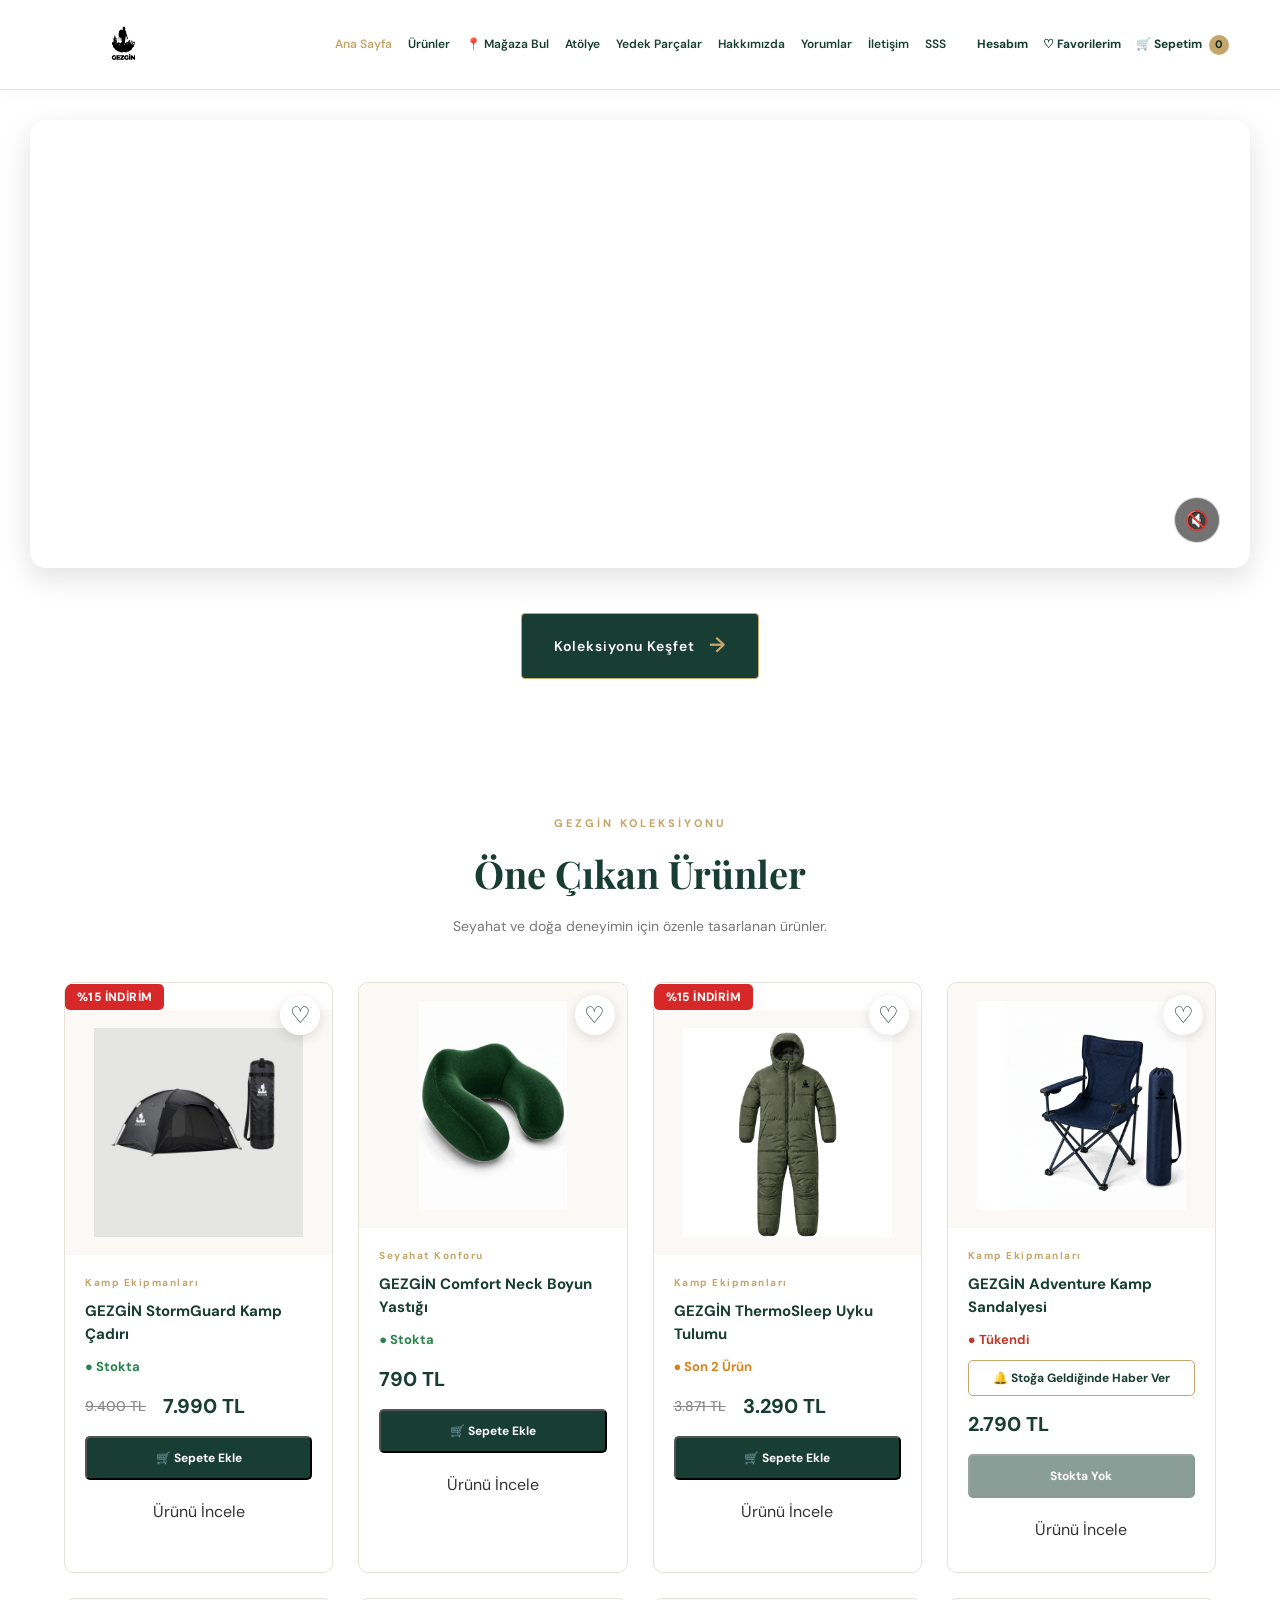
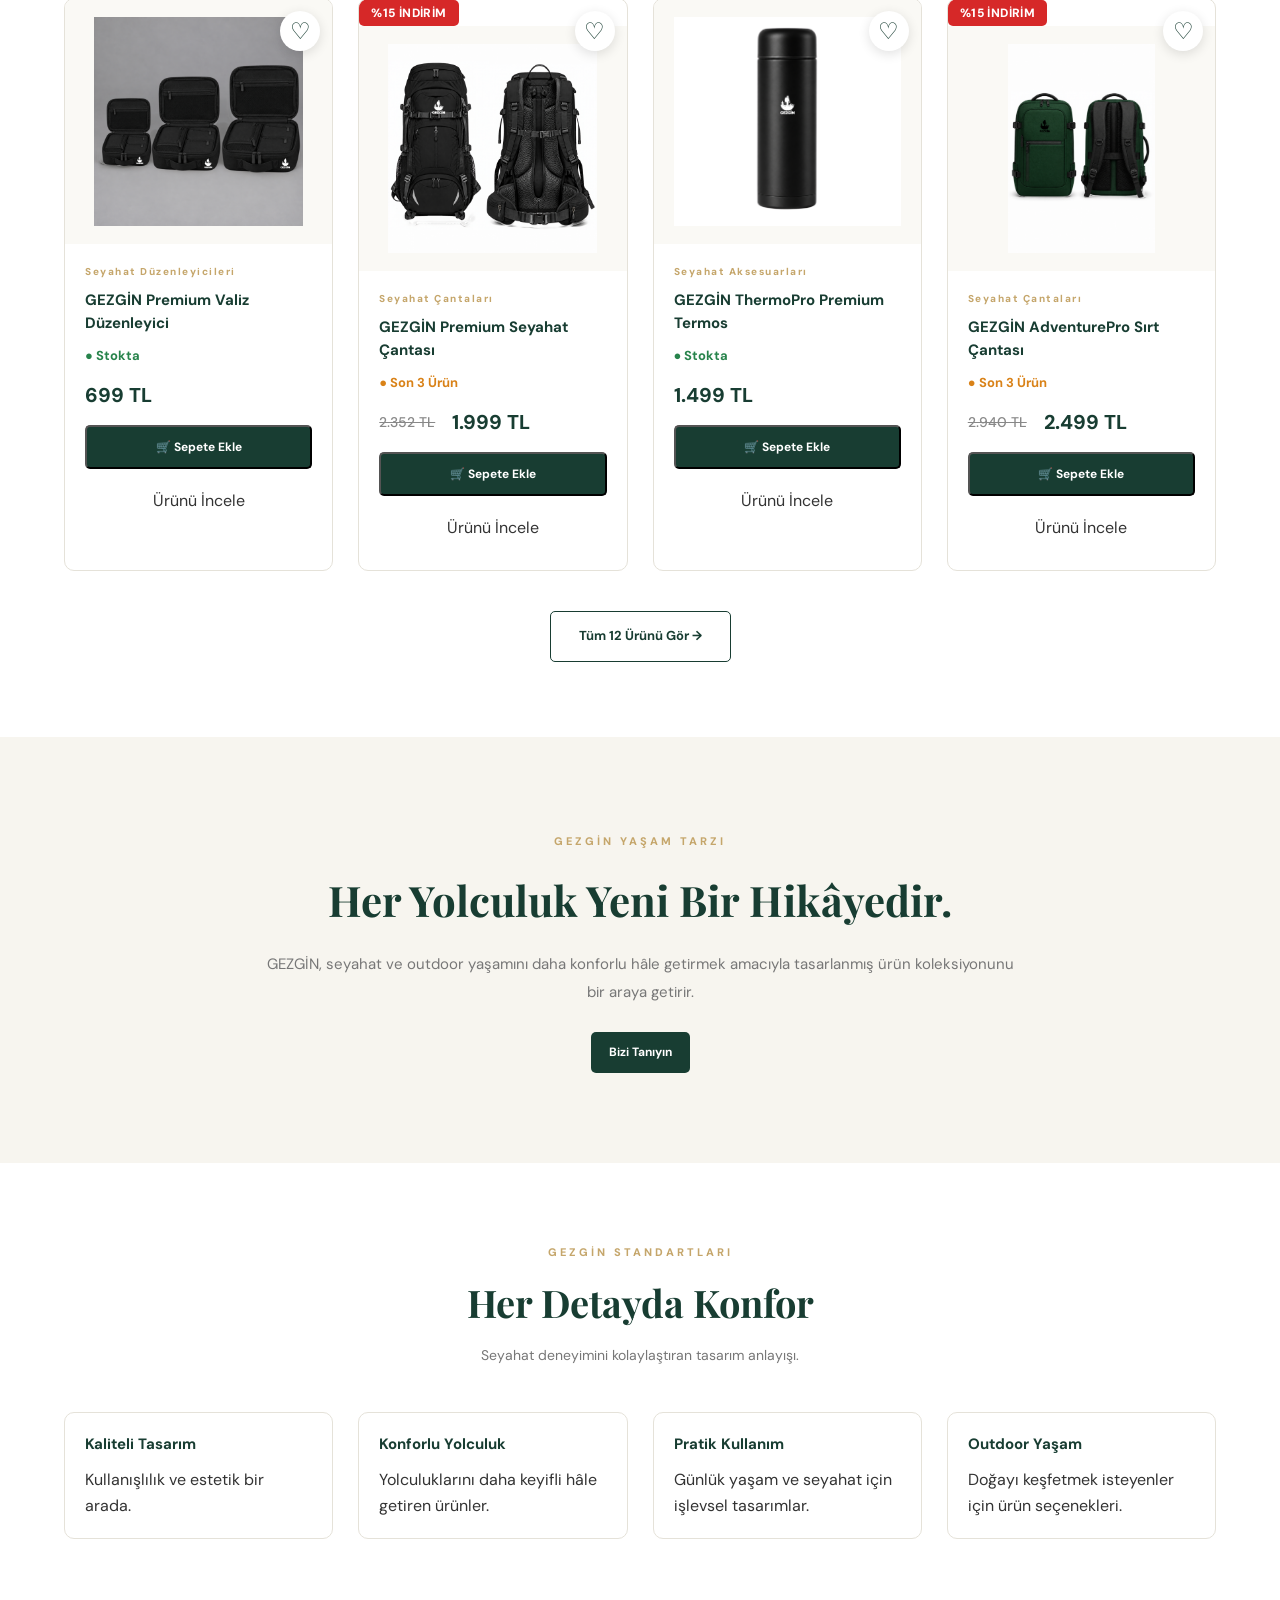
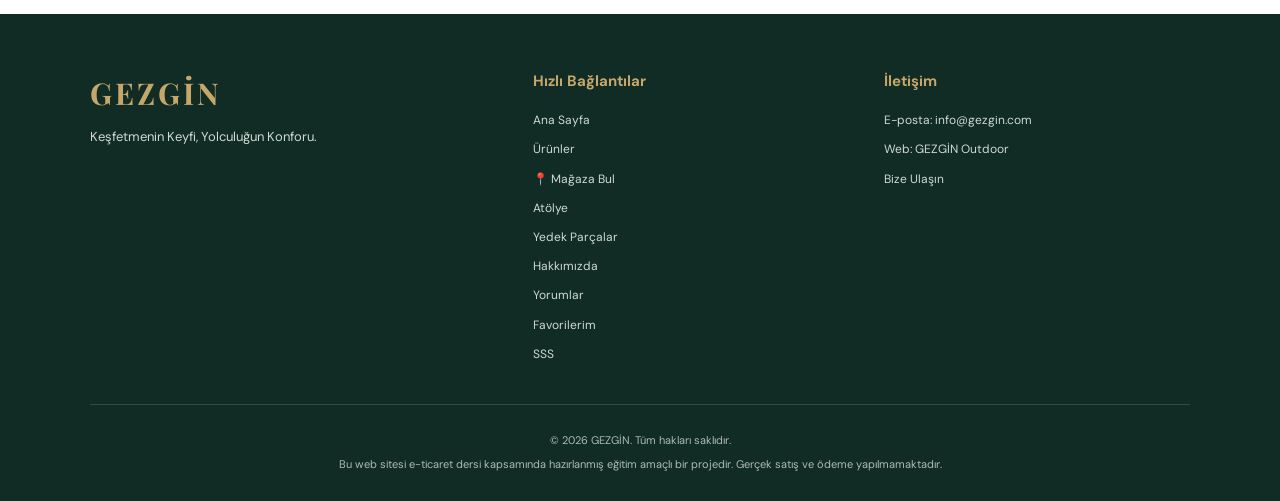
<file: index.html>
<!DOCTYPE html>
<html lang="tr">
<head>
    <meta charset="UTF-8">
    <meta name="viewport" content="width=device-width, initial-scale=1.0">

    <meta name="description" content="GEZGİN seyahat ve outdoor ürünleri. Her yolculuk bir hikâyedir, biz o hikâyeye eşlik ediyoruz.">

    <title>GEZGİN | Keşfetmenin Keyfi</title>
    <link rel="stylesheet" href="style.css">

    <style>
        /* ========================================
           GEZGİN SİNEMATİK VİDEO ALANI
        ======================================== */

        /* ========================================
   GEZGİN PREMIUM VİDEO TASARIMI
======================================== */

/* ========================================
   GEZGİN PREMIUM SİNEMATİK VİDEO
======================================== */

.gezgin-video-hero {
    position: relative;
    width: calc(100% - 80px);
    max-width: 1200px;
    height: 500px;
    margin: 35px auto;
    overflow: hidden;
    background: #102c24;
    border-radius: 14px;
    box-shadow: 0 12px 35px rgba(0, 0, 0, 0.15);
}

.gezgin-video-hero video {
    position: absolute;
    inset: 0;
    width: 100%;
    height: 100%;
    object-fit: contain;
    object-position: center;
    display: block;
}

.gezgin-video-sound {
    position: absolute;
    right: 22px;
    bottom: 22px;
    z-index: 2;
    width: 44px;
    height: 44px;
    border: 1px solid rgba(255,255,255,0.7);
    border-radius: 50%;
    background: rgba(0,0,0,0.55);
    color: white;
    font-size: 18px;
    cursor: pointer;
    transition: 0.3s;
}

.gezgin-video-sound:hover {
    background: #c5a66b;
    color: #183d32;
    transform: scale(1.08);
}

/* GEZGİN VİDEO ALANI */

.gezgin-video-hero {
    position: relative;
    width: calc(100% - 60px);
    max-width: 1500px;
    height: clamp(300px, 35vw, 460px);
    margin: 30px auto 45px;
    overflow: hidden;
    background: transparent;
    border-radius: 16px;
    box-shadow: 0 10px 30px rgba(0, 0, 0, 0.12);
}

.gezgin-video-hero video {
    width: 100%;
    height: 100%;
    display: block;
    object-fit: cover;
    object-position: center;
}

.gezgin-video-sound {
    position: absolute;
    right: 20px;
    bottom: 20px;
    z-index: 5;
    width: 44px;
    height: 44px;
    border: none;
    border-radius: 50%;
    background: rgba(255, 255, 255, 0.9);
    color: #183d32;
    font-size: 19px;
    cursor: pointer;
    transition: 0.3s ease;
}

.gezgin-video-sound:hover {
    transform: scale(1.08);
    background: #ffffff;
}

@media (max-width: 768px) {
    .gezgin-video-hero {
        width: calc(100% - 24px);
        height: 260px;
        margin: 20px auto 30px;
        border-radius: 10px;
    }

    .gezgin-video-sound {
        right: 12px;
        bottom: 12px;
        width: 38px;
        height: 38px;
    }
}

.gezgin-video-sound {
    position: absolute;
    right: 18px;
    bottom: 18px;
    z-index: 2;
    width: 42px;
    height: 42px;
    border: 1px solid rgba(255,255,255,0.7);
    border-radius: 50%;
    background: rgba(0,0,0,0.55);
    color: white;
    font-size: 18px;
    cursor: pointer;
    transition: 0.3s;
}

.gezgin-video-sound:hover {
    background: #c5a66b;
    color: #183d32;
    transform: scale(1.08);
}

/* TELEFON UYUMLULUĞU */

@media (max-width: 768px) {
    .gezgin-video-hero {
        width: 94%;
        margin: 20px auto;
        border-radius: 9px;
    }

    .gezgin-video-sound {
        right: 10px;
        bottom: 10px;
        width: 36px;
        height: 36px;
    }
}
        /* VİDEO SES BUTONU */

        .gezgin-video-sound {
            position: absolute;
            right: 30px;
            bottom: 25px;
            z-index: 2;
            width: 46px;
            height: 46px;
            border: 1px solid rgba(255,255,255,0.7);
            border-radius: 50%;
            background: rgba(0,0,0,0.55);
            color: white;
            font-size: 19px;
            cursor: pointer;
            transition: 0.3s;
        }

        .gezgin-video-sound:hover {
            background: #c5a66b;
            color: #183d32;
            transform: scale(1.08);
        }

        /* ========================================
           ANA SAYFA ÜRÜN KARTLARI
        ======================================== */

        #featured-products-list {
            position: relative;
        }

        #featured-products-list .product-card {
            position: relative;
        }

        #featured-products-list .product-image-link {
            display: block;
            position: relative;
        }

        #featured-products-list .favorite-button {
            position: absolute;
            top: 12px;
            right: 12px;
            z-index: 5;
            width: 40px;
            height: 40px;
            border: none;
            border-radius: 50%;
            background: #fff;
            color: #183d32;
            font-size: 23px;
            cursor: pointer;
            box-shadow: 0 3px 12px rgba(0,0,0,0.12);
            transition: 0.25s;
        }

        #featured-products-list .favorite-button:hover {
            transform: scale(1.1);
        }

        #featured-products-list .favorite-button.active {
            color: #c0392b;
        }

        #featured-products-list .home-stock-status {
            display: block;
            margin: 9px 0;
            font-size: 13px;
            font-weight: 700;
        }

        #featured-products-list .home-stock-available {
            color: #27834b;
        }

        #featured-products-list .home-stock-low {
            color: #d98218;
        }

        #featured-products-list .home-stock-out {
            color: #c0392b;
        }

        #featured-products-list .home-restock-button {
            display: block;
            width: 100%;
            padding: 9px 10px;
            margin: 8px 0;
            background: white;
            color: #183d32;
            border: 1px solid #c5a66b;
            border-radius: 5px;
            font-size: 12px;
            font-weight: 700;
            cursor: pointer;
        }

        #featured-products-list .home-restock-button:hover {
            background: #f7f5ef;
        }

        #featured-products-list .home-discount-badge {
            position: absolute;
            top: 12px;
            left: 12px;
            z-index: 4;
            background: #c5a66b;
            color: #183d32;
            padding: 7px 11px;
            border-radius: 5px;
            font-size: 12px;
            font-weight: 800;
            box-shadow: 0 3px 10px rgba(0,0,0,0.12);
        }

        #featured-products-list .home-old-price {
            color: #999;
            text-decoration: line-through;
            font-size: 13px;
            margin-right: 7px;
            font-weight: 400;
        }

        #featured-products-list .home-current-price {
            color: #183d32;
            font-weight: 700;
        }

        #featured-products-list .home-product-actions {
            display: flex;
            flex-direction: column;
            gap: 9px;
            margin-top: 12px;
        }

        #featured-products-list .home-product-actions a {
            text-align: center;
        }

        /* ========================================
           TELEFON UYUMLULUĞU
        ======================================== */

        @media (max-width: 768px) {
    .gezgin-video-hero {
        max-height: 300px;
    }


            .gezgin-video-hero video {
                object-position: center;
            }

            .gezgin-video-sound {
                right: 15px;
                bottom: 20px;
            }
        }
    </style>
</head>

<body>

<header class="site-header">

    <a href="index.html" class="logo">
        <img src="images/logo.png" alt="GEZGİN Logo">
    </a>

    <nav class="main-nav">
        <a href="index.html" class="active">Ana Sayfa</a>
        <a href="urunler.html">Ürünler</a>
        <a href="magazalar.html">📍 Mağaza Bul</a>
        <a href="atolye.html">Atölye</a>
        <a href="yedek-parcalar.html">Yedek Parçalar</a>
        <a href="hakkimizda.html">Hakkımızda</a>
        <a href="yorumlar.html">Yorumlar</a>
        <a href="iletisim.html">İletişim</a>
        <a href="sss.html">SSS</a>
    </nav>

    <div class="header-actions">
        <a href="hesabim.html">Hesabım</a>
        <a href="favoriler.html">♡ Favorilerim</a>
        <a href="sepet.html" class="cart-link">
            🛒 Sepetim
            <span id="cart-count">0</span>
        </a>
    </div>

</header>

<main>

    <!-- GEZGİN TANITIM VİDEOSU -->

    <section class="gezgin-video-hero">

        <video
            id="gezginIntroVideo"
            autoplay
            muted
            loop
            playsinline
            preload="auto"
            aria-label="GEZGİN outdoor tanıtım videosu">

            <source src="./video/gezgin-fragman.mp4" type="video/mp4">

            Tarayıcınız video oynatmayı desteklemiyor.

        </video>

        <button
            type="button"
            class="gezgin-video-sound"
            id="gezginSoundButton"
            aria-label="Videonun sesini aç"
            title="Sesi aç veya kapat">
            🔇
        </button>

    </section>

    <!-- KOLEKSİYONU KEŞFET -->

    <div class="discover-products-wrapper">
        <a href="urunler.html" class="discover-products-button">
            Koleksiyonu Keşfet <span>→</span>
        </a>
    </div>

    <!-- ÖNE ÇIKAN ÜRÜNLER -->

    <section class="featured-section">

        <div class="section-heading">
            <span>GEZGİN KOLEKSİYONU</span>
            <h2>Öne Çıkan Ürünler</h2>
            <p>
                Seyahat ve doğa deneyimin için özenle tasarlanan ürünler.
            </p>
        </div>

        <div class="product-grid" id="featured-products-list"></div>

        <div class="all-products">
            <a href="urunler.html">Tüm 12 Ürünü Gör →</a>
        </div>

    </section>

    <!-- HAKKIMIZDA -->


    <!-- HAKKIMIZDA -->

    <section class="about-section">

        <div class="about-content">
            <span>GEZGİN YAŞAM TARZI</span>

            <h2>Her Yolculuk Yeni Bir Hikâyedir.</h2>

            <p>
                GEZGİN, seyahat ve outdoor yaşamını daha konforlu
                hâle getirmek amacıyla tasarlanmış ürün koleksiyonunu
                bir araya getirir.
            </p>

            <a href="hakkimizda.html" class="product-button">
                Bizi Tanıyın
            </a>
        </div>

    </section>


    <!-- GEZGİN STANDARTLARI -->

    <section class="featured-section">

        <div class="section-heading">
            <span>GEZGİN STANDARTLARI</span>
            <h2>Her Detayda Konfor</h2>
            <p>Seyahat deneyimini kolaylaştıran tasarım anlayışı.</p>
        </div>

        <div class="product-grid">

            <div class="product-card">
                <div class="product-info">
                    <h3>Kaliteli Tasarım</h3>
                    <p>Kullanışlılık ve estetik bir arada.</p>
                </div>
            </div>

            <div class="product-card">
                <div class="product-info">
                    <h3>Konforlu Yolculuk</h3>
                    <p>Yolculuklarını daha keyifli hâle getiren ürünler.</p>
                </div>
            </div>

            <div class="product-card">
                <div class="product-info">
                    <h3>Pratik Kullanım</h3>
                    <p>Günlük yaşam ve seyahat için işlevsel tasarımlar.</p>
                </div>
            </div>

            <div class="product-card">
                <div class="product-info">
                    <h3>Outdoor Yaşam</h3>
                    <p>Doğayı keşfetmek isteyenler için ürün seçenekleri.</p>
                </div>
            </div>

        </div>

    </section>

</main>


<!-- ALT BİLGİ -->

<footer class="site-footer">

    <div class="footer-content">

        <div class="footer-brand">
            <h2>GEZGİN</h2>
            <p>Keşfetmenin Keyfi, Yolculuğun Konforu.</p>
        </div>

        <div class="footer-links">
            <h3>Hızlı Bağlantılar</h3>
            <a href="index.html">Ana Sayfa</a>
            <a href="urunler.html">Ürünler</a>
            <a href="magazalar.html">📍 Mağaza Bul</a>
            <a href="atolye.html">Atölye</a>
            <a href="yedek-parcalar.html">Yedek Parçalar</a>
            <a href="hakkimizda.html">Hakkımızda</a>
            <a href="yorumlar.html">Yorumlar</a>
            <a href="favoriler.html">Favorilerim</a>
            <a href="sss.html">SSS</a>
        </div>

        <div class="footer-contact">
            <h3>İletişim</h3>
            <p>E-posta: info@gezgin.com</p>
            <p>Web: GEZGİN Outdoor</p>
            <a href="iletisim.html">Bize Ulaşın</a>
        </div>

    </div>

    <div class="footer-bottom">
        <p>© 2026 GEZGİN. Tüm hakları saklıdır.</p>

        <p>
            Bu web sitesi e-ticaret dersi kapsamında hazırlanmış
            eğitim amaçlı bir projedir. Gerçek satış ve ödeme yapılmamaktadır.
        </p>
    </div>

</footer>


<script src="script.js"></script>

<!-- GEZGİN VİDEO KONTROLLERİ -->

<script>
    document.addEventListener("DOMContentLoaded", function () {

        const video = document.getElementById("gezginIntroVideo");
        const soundButton = document.getElementById("gezginSoundButton");

        if (!video) return;

        // Video otomatik ve sessiz başlar.
        video.muted = true;

        function startVideo() {
            video.play().catch(function () {
                console.log("Video otomatik başlatılamadı.");
            });
        }

        startVideo();

        video.addEventListener("canplay", startVideo, { once: true });

        // Ses açma ve kapatma.
        if (soundButton) {

            soundButton.addEventListener("click", function () {

                video.muted = !video.muted;

                soundButton.textContent = video.muted ? "🔇" : "🔊";

                soundButton.setAttribute(
                    "aria-label",
                    video.muted
                        ? "Videonun sesini aç"
                        : "Videonun sesini kapat"
                );

                if (video.paused) {
                    startVideo();
                }

            });

        }

    });
</script>

</body>
</html>
</file>
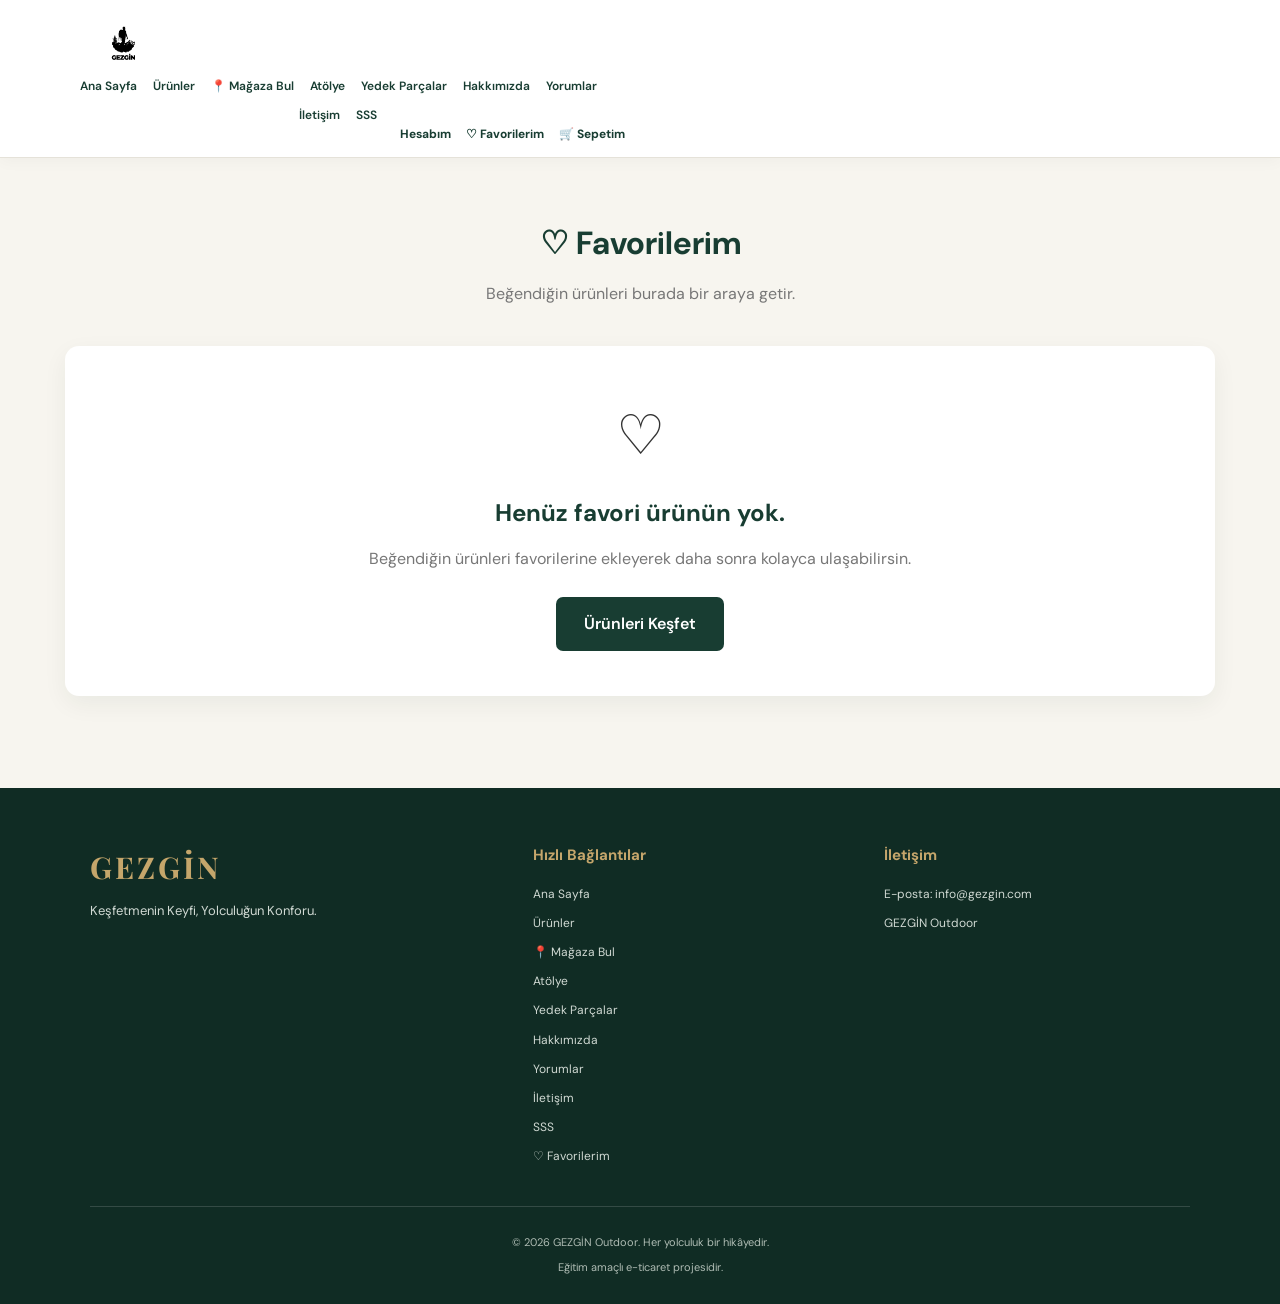
<file: favoriler.html>
<!DOCTYPE html>
<html lang="tr">
<head>
    <meta charset="UTF-8">
    <meta name="viewport" content="width=device-width, initial-scale=1.0">
    <meta name="description" content="GEZGİN favori ürünleriniz.">
    <title>Favorilerim | GEZGİN</title>
    <link rel="stylesheet" href="style.css">

    <style>
        .favorites-page {
            min-height: 70vh;
            padding: 60px 20px;
            background: #f7f5ef;
        }

        .favorites-container {
            max-width: 1150px;
            margin: auto;
        }

        .favorites-heading {
            text-align: center;
            margin-bottom: 40px;
        }

        .favorites-heading h1 {
            color: #183d32;
            font-size: 32px;
            margin-bottom: 12px;
        }

        .favorites-heading p {
            color: #777;
        }

        .favorites-box {
            background: white;
            border-radius: 14px;
            padding: 45px 25px;
            text-align: center;
            box-shadow: 0 8px 25px rgba(16,44,36,0.06);
        }

        .favorites-icon {
            font-size: 55px;
            margin-bottom: 15px;
        }

        .favorites-box h2 {
            color: #183d32;
            margin-bottom: 12px;
        }

        .favorites-box p {
            color: #777;
            line-height: 1.7;
            margin-bottom: 25px;
        }

        .favorites-button {
            display: inline-block;
            padding: 14px 28px;
            background: #183d32;
            color: white;
            border-radius: 7px;
            text-decoration: none;
            font-weight: 600;
            transition: 0.3s;
        }

        .favorites-button:hover {
            background: #102c24;
        }

        #favorites-list {
            display: grid;
            grid-template-columns: repeat(auto-fit, minmax(220px, 1fr));
            gap: 22px;
            margin-top: 30px;
        }

        #favorites-list .product-card {
            position: relative;
        }

        #favorites-list .product-card img {
            width: 100%;
            height: 230px;
            object-fit: contain;
        }

        #favorites-list .product-info {
            padding: 18px;
        }

        #favorites-list .product-info h3 {
            margin: 10px 0;
        }

        #favorites-list .product-button {
            width: 100%;
            margin-top: 12px;
            cursor: pointer;
        }

        @media (max-width: 600px) {
            .favorites-heading h1 {
                font-size: 26px;
            }

            .favorites-box {
                padding: 35px 18px;
            }
        }
    </style>
</head>

<body>

    <header class="site-header">
        <div class="header-container">

            <a href="index.html" class="logo">
                <img src="images/logo.png" alt="GEZGİN Logo">
            </a>

            <nav class="main-nav">
                <a href="index.html">Ana Sayfa</a>
                <a href="urunler.html">Ürünler</a>
                <a href="magazalar.html">📍 Mağaza Bul</a>
                <a href="atolye.html">Atölye</a>
                <a href="yedek-parcalar.html">Yedek Parçalar</a>
                <a href="hakkimizda.html">Hakkımızda</a>
                <a href="yorumlar.html">Yorumlar</a>
                <a href="iletisim.html">İletişim</a>
                <a href="sss.html">SSS</a>
            </nav>

            <div class="header-actions">
                <a href="hesabim.html">Hesabım</a>
                <a href="favoriler.html">♡ Favorilerim</a>
                <a href="sepet.html">🛒 Sepetim</a>
            </div>

        </div>
    </header>

    <main class="favorites-page">

        <div class="favorites-container">

            <div class="favorites-heading">
                <h1>♡ Favorilerim</h1>
                <p>Beğendiğin ürünleri burada bir araya getir.</p>
            </div>

            <div id="favorites-list"></div>

            <div class="favorites-box" id="empty-favorites">
                <div class="favorites-icon">♡</div>

                <h2>Henüz favori ürünün yok.</h2>

                <p>
                    Beğendiğin ürünleri favorilerine ekleyerek
                    daha sonra kolayca ulaşabilirsin.
                </p>

                <a href="urunler.html" class="favorites-button">
                    Ürünleri Keşfet
                </a>
            </div>

        </div>

    </main>

    <footer class="site-footer">

        <div class="footer-content">

            <div class="footer-brand">
                <h2>GEZGİN</h2>
                <p>Keşfetmenin Keyfi, Yolculuğun Konforu.</p>
            </div>

            <div class="footer-links">
                <h3>Hızlı Bağlantılar</h3>
                <a href="index.html">Ana Sayfa</a>
                <a href="urunler.html">Ürünler</a>
                <a href="magazalar.html">📍 Mağaza Bul</a>
                <a href="atolye.html">Atölye</a>
                <a href="yedek-parcalar.html">Yedek Parçalar</a>
                <a href="hakkimizda.html">Hakkımızda</a>
                <a href="yorumlar.html">Yorumlar</a>
                <a href="iletisim.html">İletişim</a>
                <a href="sss.html">SSS</a>
                <a href="favoriler.html">♡ Favorilerim</a>
            </div>

            <div class="footer-contact">
                <h3>İletişim</h3>
                <p>E-posta: info@gezgin.com</p>
                <p>GEZGİN Outdoor</p>
            </div>

        </div>

        <div class="footer-bottom">
            <p>© 2026 GEZGİN Outdoor. Her yolculuk bir hikâyedir.</p>
            <p>Eğitim amaçlı e-ticaret projesidir.</p>
        </div>

    </footer>

    <script src="script.js"></script>

</body>
</html>
</file>
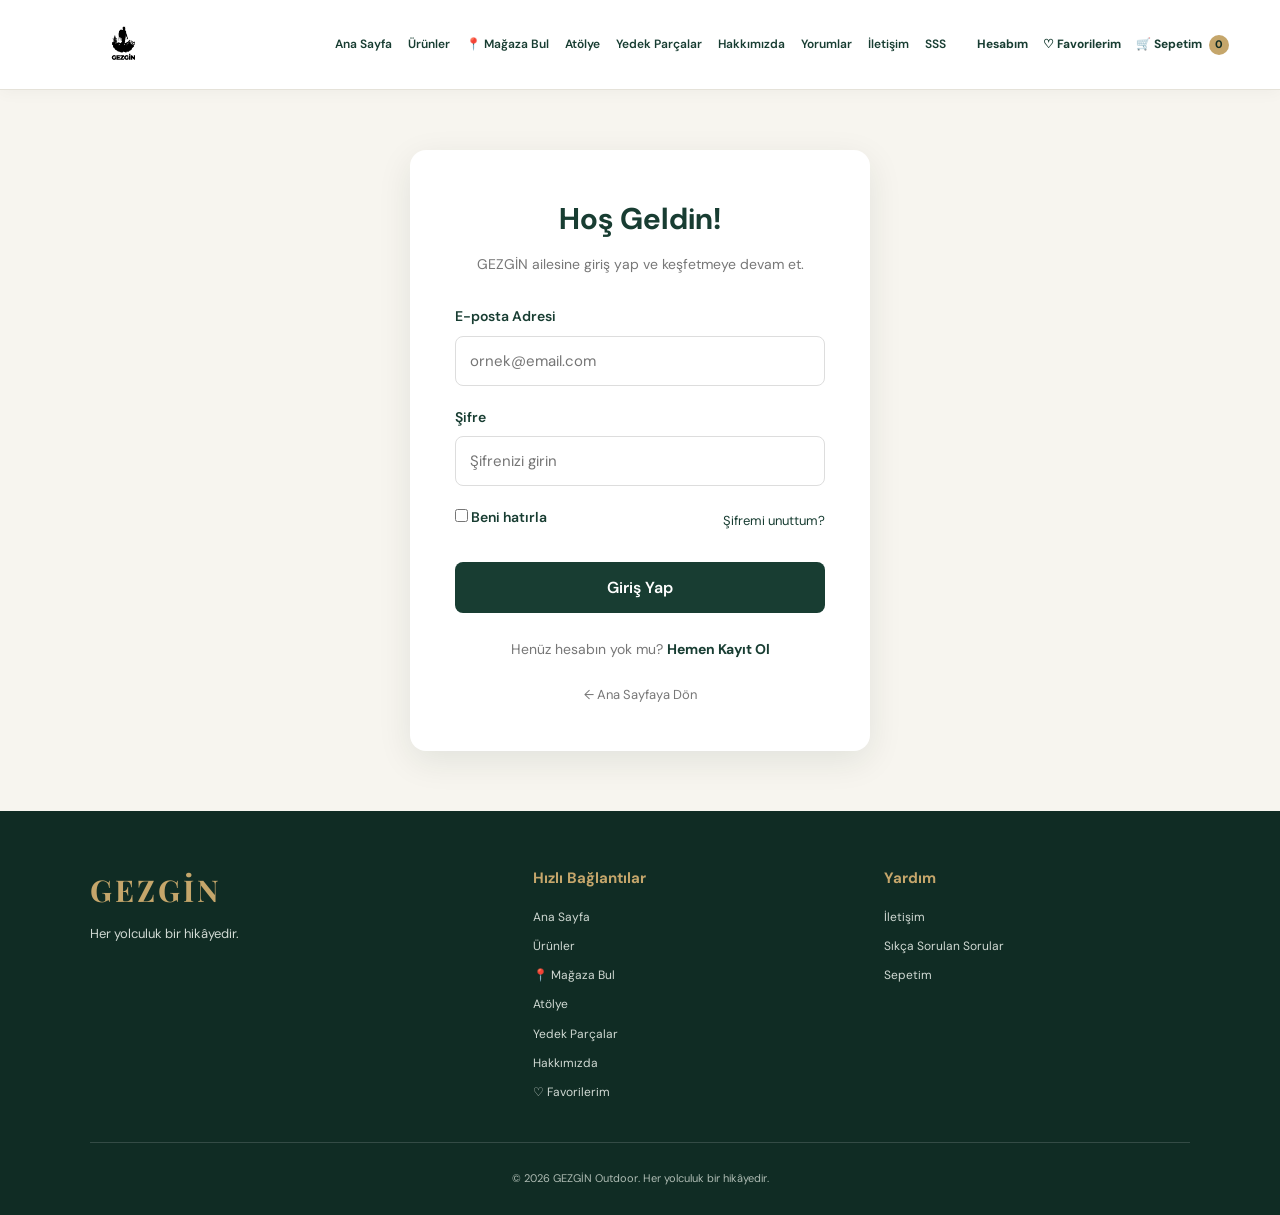
<file: giris.html>
<!DOCTYPE html>
<html lang="tr">
<head>
    <meta charset="UTF-8">
    <meta name="viewport" content="width=device-width, initial-scale=1.0">
    <meta name="description" content="GEZGİN üye girişi sayfası.">
    <title>Üye Girişi | GEZGİN</title>
    <link rel="stylesheet" href="style.css">

    <style>
        .login-page {
            min-height: 75vh;
            display: flex;
            align-items: center;
            justify-content: center;
            padding: 60px 20px;
            background: #f7f5ef;
        }

        .login-container {
            width: 100%;
            max-width: 460px;
            background: #fff;
            padding: 45px;
            border-radius: 16px;
            box-shadow: 0 10px 35px rgba(16, 44, 36, 0.09);
        }

        .login-heading {
            text-align: center;
            margin-bottom: 30px;
        }

        .login-heading h1 {
            color: #183d32;
            font-size: 30px;
            margin-bottom: 10px;
        }

        .login-heading p {
            color: #777;
            font-size: 14px;
        }

        .login-form .form-group {
            margin-bottom: 20px;
        }

        .login-form label {
            display: block;
            margin-bottom: 8px;
            color: #183d32;
            font-weight: 600;
            font-size: 14px;
        }

        .login-form input {
            width: 100%;
            padding: 14px;
            border: 1px solid #ddd;
            border-radius: 8px;
            font-size: 15px;
            outline: none;
            transition: border-color 0.3s;
            box-sizing: border-box;
        }

        .login-form input:focus {
            border-color: #183d32;
        }

        .login-options {
            display: flex;
            justify-content: space-between;
            align-items: center;
            gap: 10px;
            margin: 5px 0 25px;
            font-size: 13px;
        }

        .remember-option {
            display: flex;
            align-items: center;
            gap: 7px;
            color: #666;
        }

        .remember-option input {
            width: auto;
            accent-color: #183d32;
        }

        .forgot-password {
            color: #183d32;
            text-decoration: none;
        }

        .forgot-password:hover {
            text-decoration: underline;
        }

        .login-button {
            width: 100%;
            padding: 15px;
            background: #183d32;
            color: white;
            border: none;
            border-radius: 8px;
            font-size: 16px;
            font-weight: 600;
            cursor: pointer;
            transition: background 0.3s;
        }

        .login-button:hover {
            background: #102c24;
        }

        .register-text {
            text-align: center;
            margin-top: 25px;
            color: #777;
            font-size: 14px;
        }

        .register-text a {
            color: #183d32;
            font-weight: 700;
            text-decoration: none;
        }

        .register-text a:hover {
            text-decoration: underline;
        }

        .login-back {
            display: block;
            text-align: center;
            margin-top: 25px;
            color: #777;
            text-decoration: none;
            font-size: 13px;
        }

        .login-back:hover {
            color: #183d32;
        }

        @media (max-width: 500px) {
            .login-container {
                padding: 30px 22px;
            }

            .login-options {
                flex-wrap: wrap;
            }
        }
    </style>
</head>

<body>

<header class="site-header">

    <a href="index.html" class="logo">
        <img src="images/logo.png" alt="GEZGİN Logo">
    </a>

    <nav class="main-nav">
        <a href="index.html">Ana Sayfa</a>
        <a href="urunler.html">Ürünler</a>
        <a href="magazalar.html">📍 Mağaza Bul</a>
        <a href="atolye.html">Atölye</a>
        <a href="yedek-parcalar.html">Yedek Parçalar</a>
        <a href="hakkimizda.html">Hakkımızda</a>
        <a href="yorumlar.html">Yorumlar</a>
        <a href="iletisim.html">İletişim</a>
        <a href="sss.html">SSS</a>
    </nav>

    <div class="header-actions">
        <a href="giris.html">Hesabım</a>
        <a href="favoriler.html">♡ Favorilerim</a>
        <a href="sepet.html" class="cart-link">
            🛒 Sepetim <span id="cart-count">0</span>
        </a>
    </div>

</header>

<main class="login-page">

    <div class="login-container">

        <div class="login-heading">
            <h1>Hoş Geldin!</h1>
            <p>GEZGİN ailesine giriş yap ve keşfetmeye devam et.</p>
        </div>

        <form class="login-form" id="login-form">

            <div class="form-group">
                <label for="email">E-posta Adresi</label>
                <input
                    type="email"
                    id="email"
                    name="email"
                    placeholder="ornek@email.com"
                    autocomplete="email"
                    required>
            </div>

            <div class="form-group">
                <label for="password">Şifre</label>
                <input
                    type="password"
                    id="password"
                    name="password"
                    placeholder="Şifrenizi girin"
                    autocomplete="current-password"
                    required>
            </div>

            <div class="login-options">

                <label class="remember-option">
                    <input type="checkbox" id="remember">
                    Beni hatırla
                </label>

                <a href="#" class="forgot-password" id="forgot-password">
                    Şifremi unuttum?
                </a>

            </div>

            <button type="submit" class="login-button">
                Giriş Yap
            </button>

        </form>

        <div class="register-text">
            Henüz hesabın yok mu?
            <a href="kayit.html">Hemen Kayıt Ol</a>
        </div>

        <a href="index.html" class="login-back">
            ← Ana Sayfaya Dön
        </a>

    </div>

</main>

<footer class="site-footer">

    <div class="footer-content">

        <div class="footer-brand">
            <h2>GEZGİN</h2>
            <p>Her yolculuk bir hikâyedir.</p>
        </div>

        <div class="footer-links">
            <h3>Hızlı Bağlantılar</h3>
            <a href="index.html">Ana Sayfa</a>
            <a href="urunler.html">Ürünler</a>
            <a href="magazalar.html">📍 Mağaza Bul</a>
            <a href="atolye.html">Atölye</a>
            <a href="yedek-parcalar.html">Yedek Parçalar</a>
            <a href="hakkimizda.html">Hakkımızda</a>
            <a href="favoriler.html">♡ Favorilerim</a>
        </div>

        <div class="footer-contact">
            <h3>Yardım</h3>
            <a href="iletisim.html">İletişim</a>
            <a href="sss.html">Sıkça Sorulan Sorular</a>
            <a href="sepet.html">Sepetim</a>
        </div>

    </div>

    <div class="footer-bottom">
        <p>© 2026 GEZGİN Outdoor. Her yolculuk bir hikâyedir.</p>
    </div>

</footer>

<script>
    document.getElementById("login-form").addEventListener("submit", function(event) {
        event.preventDefault();

        alert("Üyelik sistemi henüz kurulmadı. Giriş işlemini sonraki aşamada aktif edeceğiz.");
    });

    document.getElementById("forgot-password").addEventListener("click", function(event) {
        event.preventDefault();

        alert("Şifre yenileme özelliğini üyelik sisteminin sonraki aşamasında ekleyeceğiz.");
    });
</script>

<script src="script.js"></script>

</body>
</html>
</file>
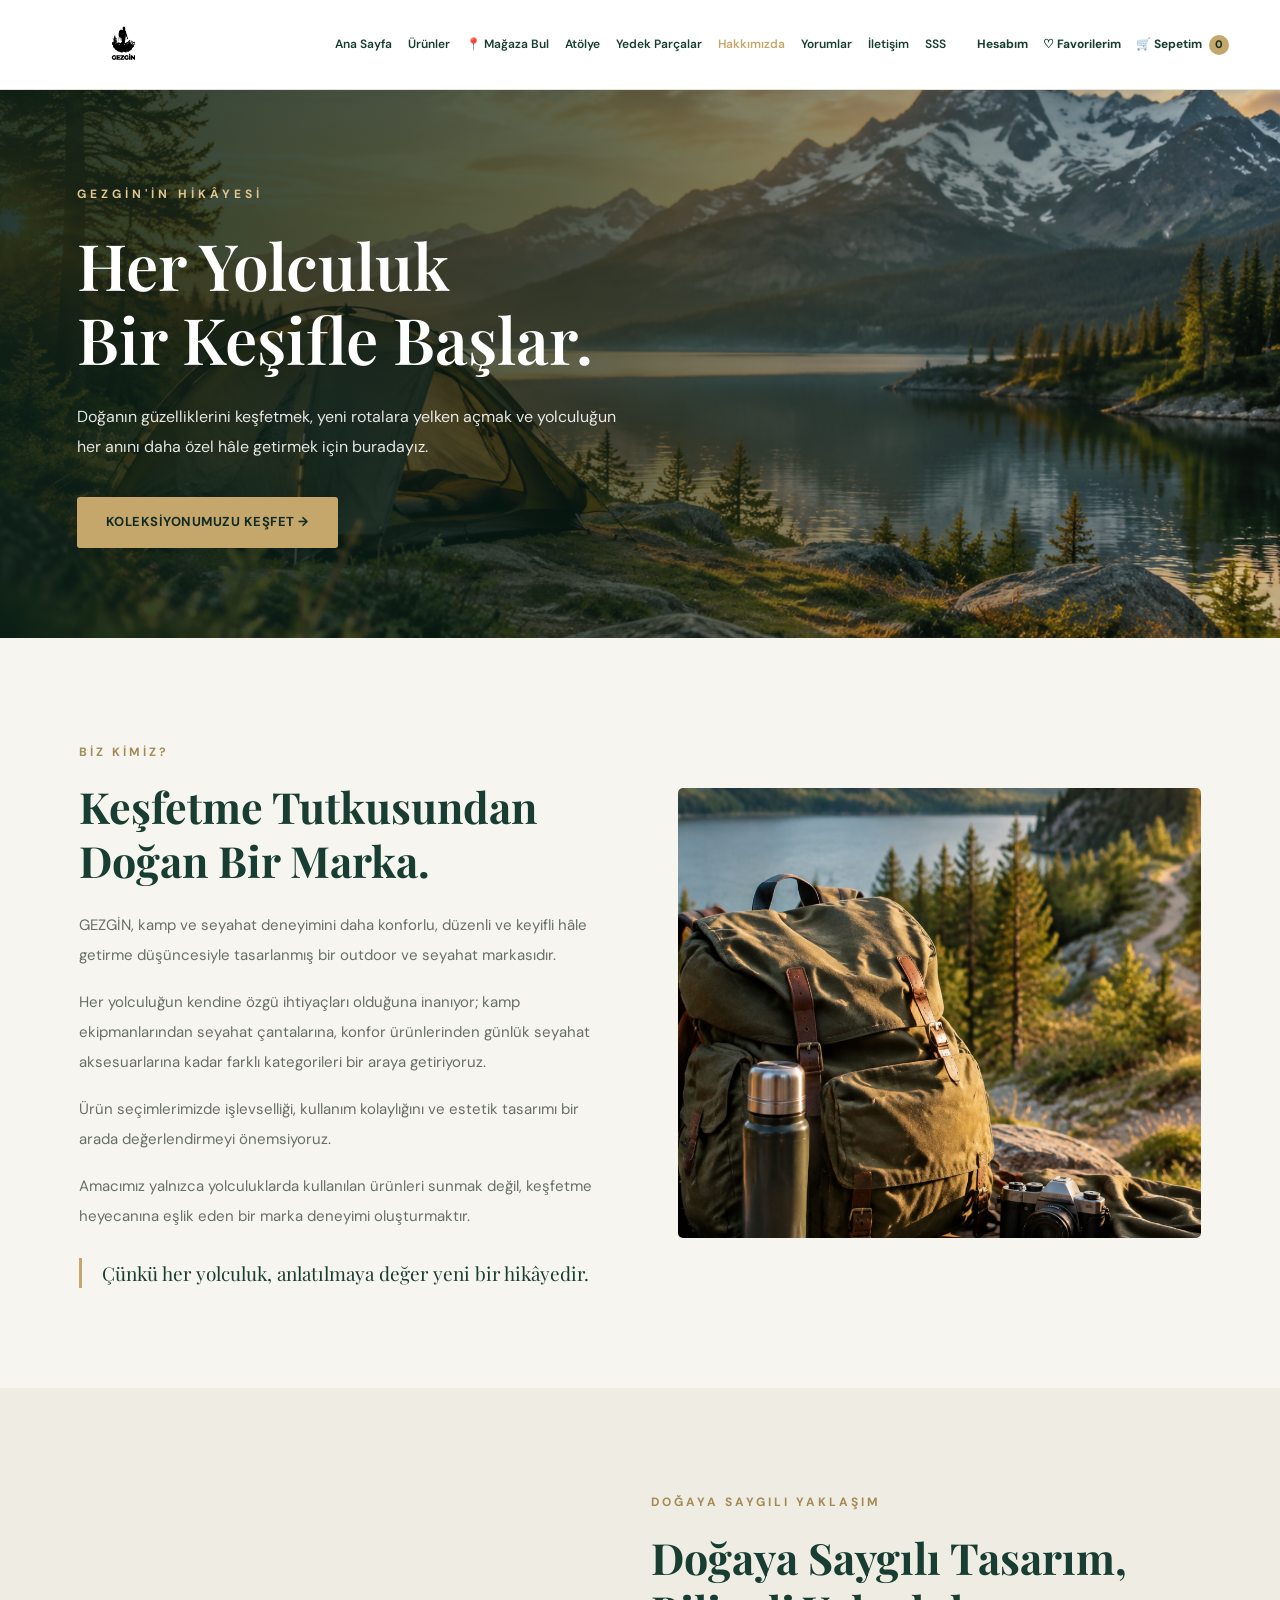
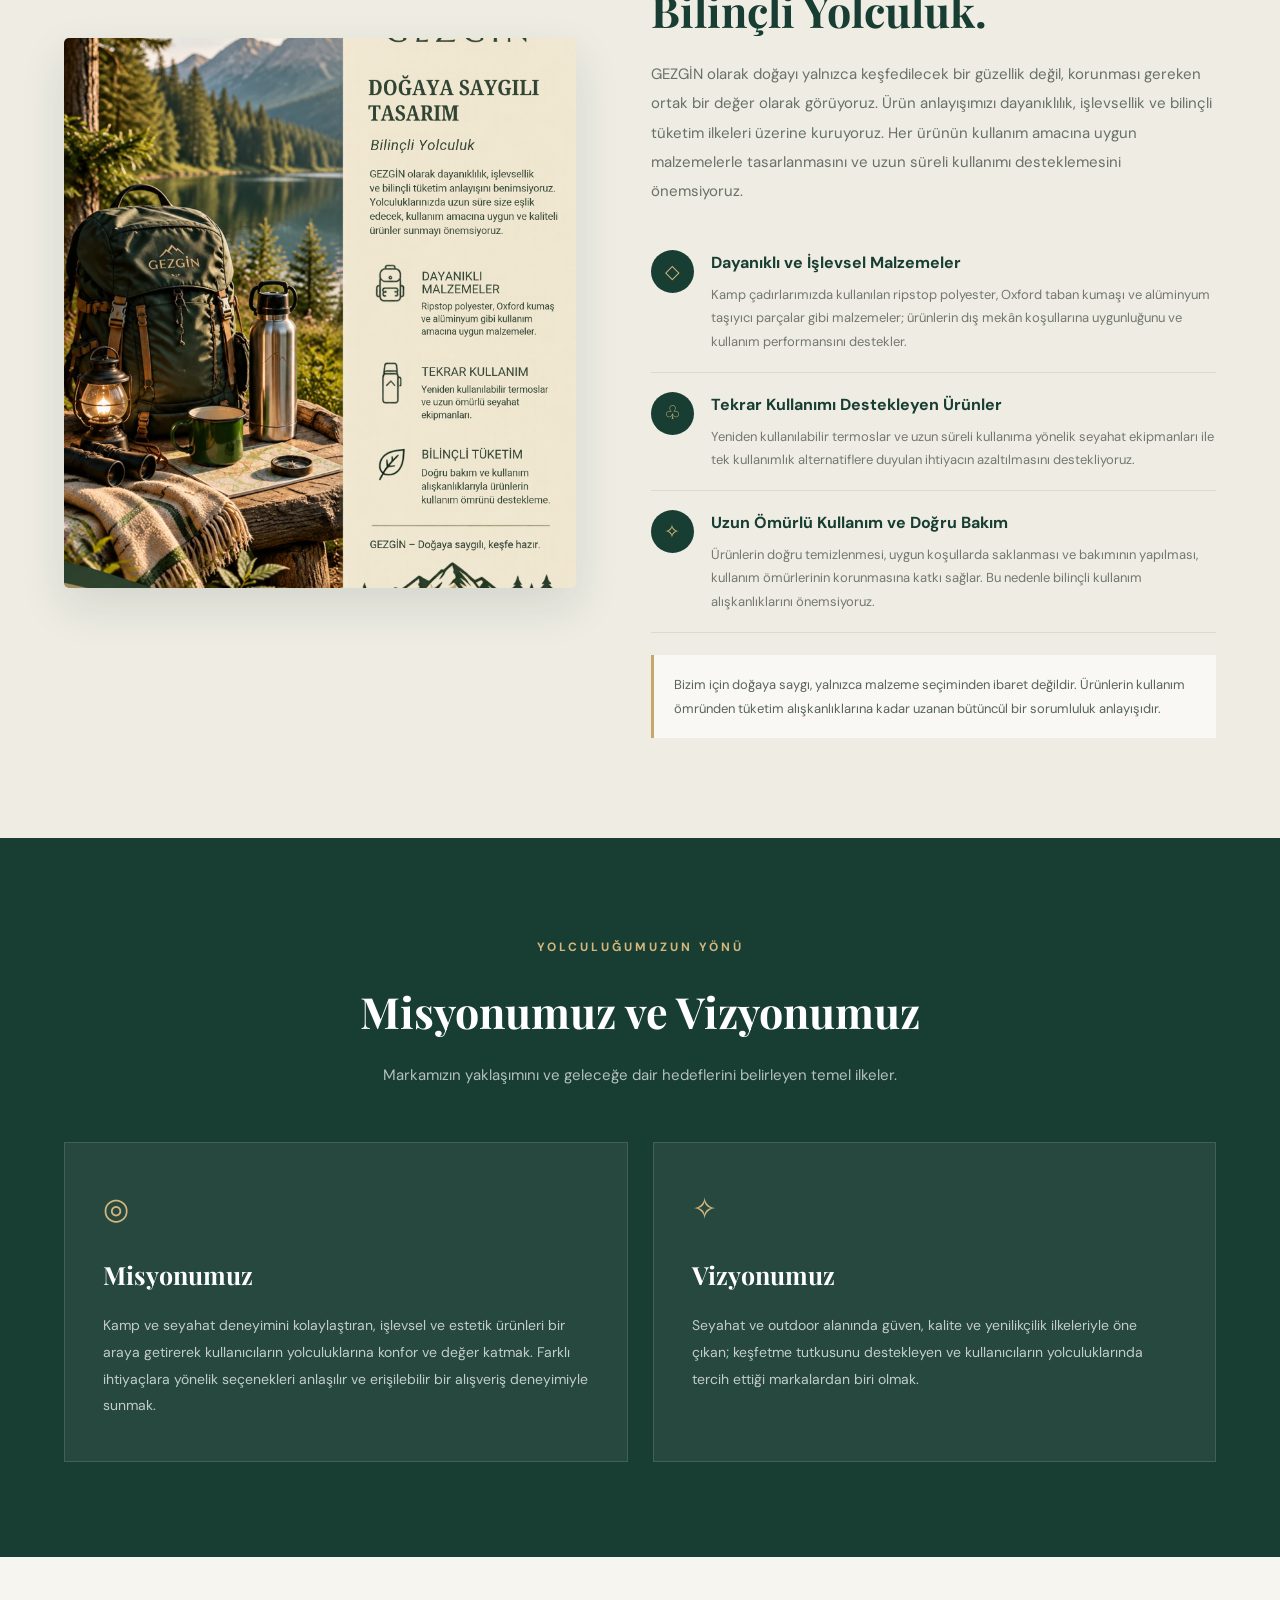
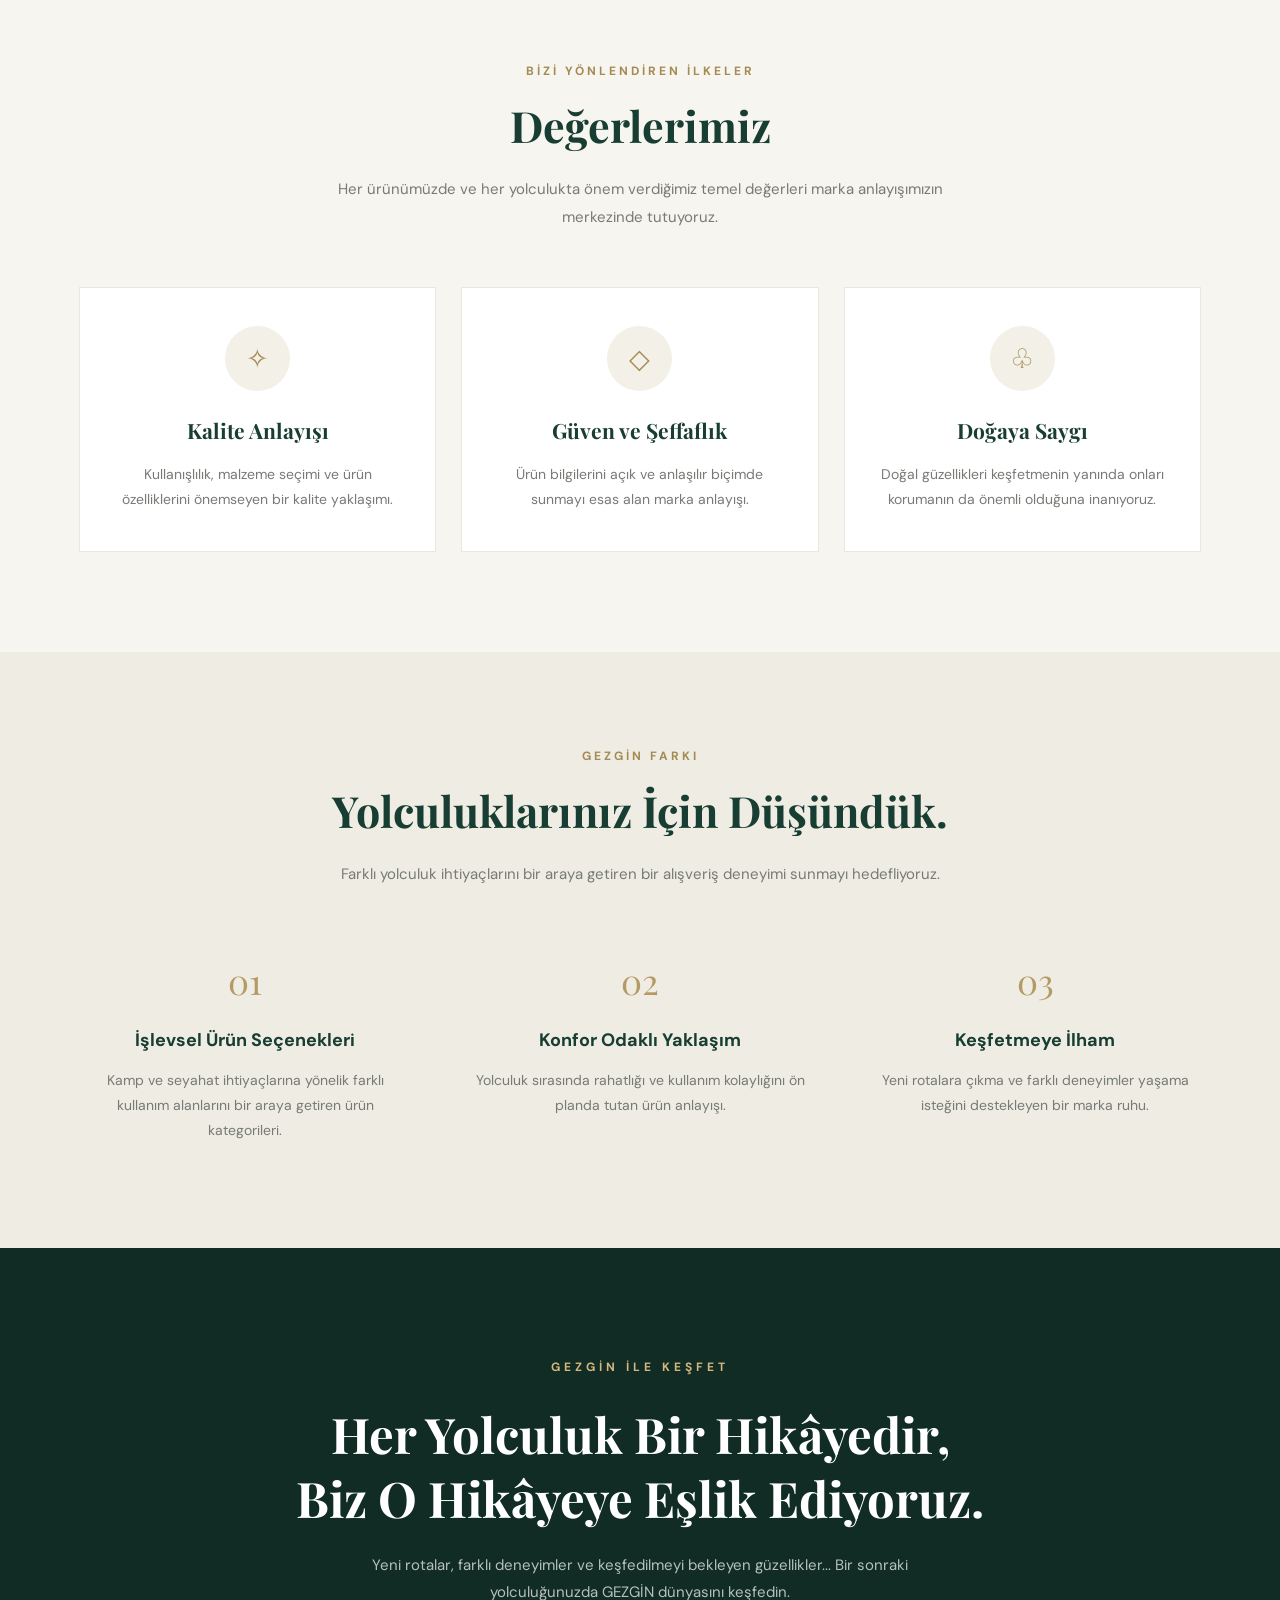
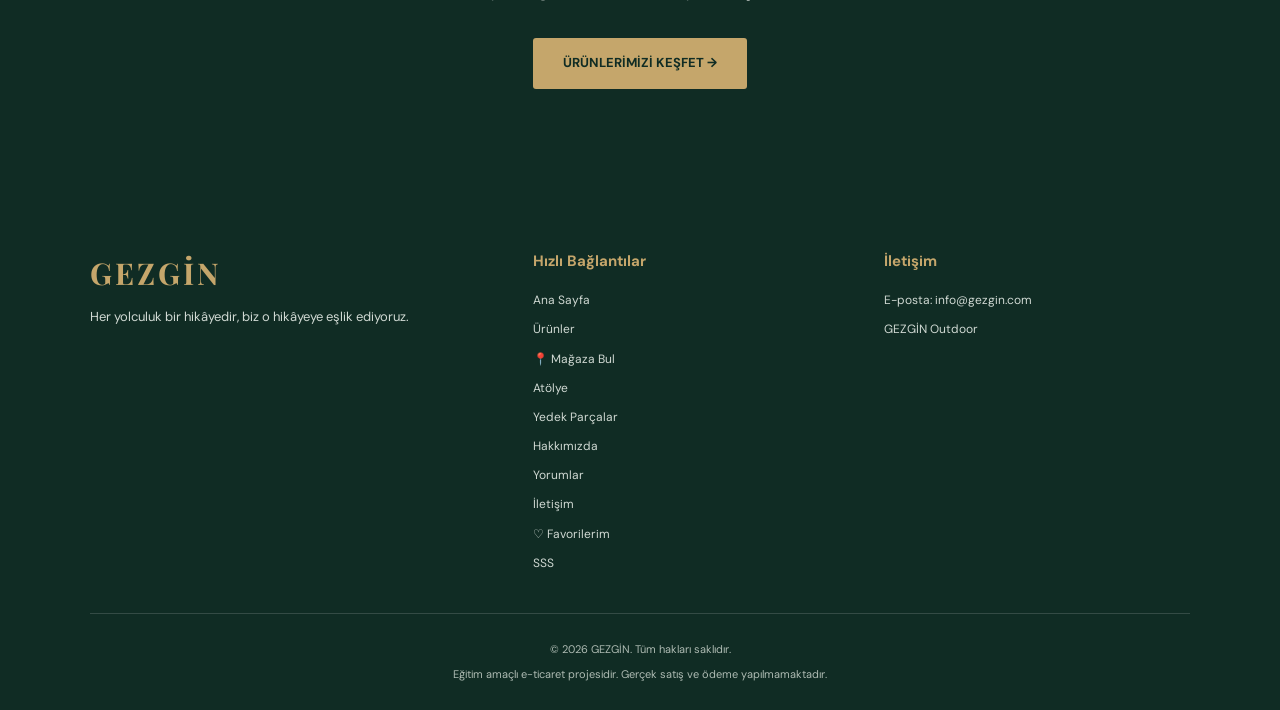
<file: hakkimizda.html>
<!DOCTYPE html>
<html lang="tr">
<head>
    <meta charset="UTF-8">
    <meta name="viewport" content="width=device-width, initial-scale=1.0">
    <meta name="description" content="GEZGİN markasının hikâyesini, değerlerini ve doğaya saygılı seyahat anlayışını keşfedin.">
    <title>Hakkımızda | GEZGİN</title>
    <link rel="stylesheet" href="style.css">

    <style>
        .about-page {
            background: #f7f5ef;
            color: #183d32;
        }

        .about-hero-new {
            min-height: 520px;
            position: relative;
            display: flex;
            align-items: center;
            overflow: hidden;
            background: #102c24;
        }

        .about-hero-new img {
            position: absolute;
            inset: 0;
            width: 100%;
            height: 100%;
            object-fit: cover;
            object-position: center;
        }

        .about-hero-new::after {
            content: "";
            position: absolute;
            inset: 0;
            background: linear-gradient(
                90deg,
                rgba(10, 31, 24, 0.88) 0%,
                rgba(10, 31, 24, 0.65) 45%,
                rgba(10, 31, 24, 0.10) 100%
            );
        }

        .about-hero-content {
            position: relative;
            z-index: 2;
            width: 100%;
            max-width: 1300px;
            margin: auto;
            padding: 90px 6%;
            color: white;
        }

        .about-hero-label {
            display: inline-block;
            font-size: 12px;
            font-weight: 700;
            letter-spacing: 4px;
            color: #dfc58f;
            margin-bottom: 24px;
        }

        .about-hero-content h1 {
            font-family: 'Playfair Display', serif;
            font-size: clamp(42px, 5vw, 68px);
            line-height: 1.16;
            font-weight: 600;
            max-width: 650px;
            margin-bottom: 25px;
        }

        .about-hero-content p {
            max-width: 540px;
            font-size: 16px;
            line-height: 1.9;
            color: rgba(255,255,255,0.88);
            margin-bottom: 35px;
        }

        .about-hero-button {
            display: inline-flex;
            align-items: center;
            justify-content: center;
            padding: 15px 29px;
            background: #c5a66b;
            color: #102c24;
            text-decoration: none;
            font-size: 13px;
            font-weight: 700;
            letter-spacing: 0.5px;
            border-radius: 3px;
            transition: 0.3s ease;
        }

        .about-hero-button:hover {
            background: #e0c58f;
            transform: translateY(-3px);
        }

        .about-section {
            max-width: 1250px;
            margin: auto;
            padding: 100px 5%;
        }

        .about-section-label {
            display: inline-block;
            color: #a58a54;
            font-size: 12px;
            font-weight: 700;
            letter-spacing: 3px;
            margin-bottom: 18px;
        }

        .about-section-title {
            font-family: 'Playfair Display', serif;
            color: #183d32;
            font-size: clamp(30px, 3.5vw, 43px);
            line-height: 1.25;
            margin-bottom: 22px;
        }

        .about-section-description {
            color: #777b75;
            font-size: 15px;
            line-height: 1.9;
        }

        /* MARKA HİKÂYESİ */

        .about-story {
            display: grid;
            grid-template-columns: 1fr 1fr;
            gap: 75px;
            align-items: center;
        }

        .about-story-text p {
            color: #686f68;
            font-size: 15px;
            line-height: 2;
            margin-bottom: 17px;
        }

        .about-story-image {
            position: relative;
        }

        .about-story-image img {
            width: 100%;
            height: 450px;
            object-fit: cover;
            object-position: center;
            border-radius: 5px;
            display: block;
        }

        .about-story-image::after {
            content: "";
            position: absolute;
            width: 75%;
            height: 75%;
            border: 1px solid #c5a66b;
            right: -15px;
            bottom: -15px;
            z-index: -1;
        }

        .about-story-note {
            margin-top: 27px;
            padding-left: 20px;
            border-left: 3px solid #c5a66b;
            color: #183d32;
            font-family: 'Playfair Display', serif;
            font-size: 19px;
            line-height: 1.6;
        }

        /* DOĞAYA SAYGILI TASARIM */

        .about-nature-section {
            background: #eeece3;
            padding: 100px 5%;
        }

        .about-nature-inner {
            max-width: 1250px;
            margin: auto;
            display: grid;
            grid-template-columns: 0.95fr 1.05fr;
            gap: 75px;
            align-items: center;
        }

        .about-nature-image {
            position: relative;
        }

        .about-nature-image img {
            display: block;
            width: 100%;
            height: 550px;
            object-fit: cover;
            object-position: center;
            border-radius: 5px;
            box-shadow: 0 18px 45px rgba(24,61,50,0.12);
        }

        .about-nature-text .about-section-title {
            margin-bottom: 22px;
        }

        .about-nature-intro {
            color: #687168;
            font-size: 15px;
            line-height: 1.95;
            margin-bottom: 25px;
        }

        .about-nature-item {
            display: flex;
            gap: 17px;
            align-items: flex-start;
            padding: 19px 0;
            border-bottom: 1px solid #dcd9cf;
        }

        .about-nature-item:last-child {
            border-bottom: none;
        }

        .about-nature-icon {
            flex-shrink: 0;
            width: 43px;
            height: 43px;
            display: flex;
            align-items: center;
            justify-content: center;
            border-radius: 50%;
            background: #183d32;
            color: #d5b77e;
            font-size: 19px;
        }

        .about-nature-item h3 {
            color: #183d32;
            font-size: 16px;
            margin-bottom: 7px;
        }

        .about-nature-item p {
            color: #737970;
            font-size: 13px;
            line-height: 1.8;
        }

        .about-nature-note {
            margin-top: 22px;
            padding: 18px 20px;
            background: rgba(255,255,255,0.65);
            border-left: 3px solid #c5a66b;
            color: #59645a;
            font-size: 13px;
            line-height: 1.8;
        }

        /* MİSYON VİZYON */

        .about-purpose {
            background: #183d32;
            padding: 95px 5%;
        }

        .about-purpose-inner {
            max-width: 1250px;
            margin: auto;
        }

        .about-purpose-heading {
            text-align: center;
            margin-bottom: 55px;
        }

        .about-purpose-heading span {
            color: #d5b77e;
            font-size: 12px;
            font-weight: 700;
            letter-spacing: 3px;
        }

        .about-purpose-heading h2 {
            font-family: 'Playfair Display', serif;
            font-size: clamp(30px, 3.5vw, 43px);
            color: white;
            margin: 18px 0;
        }

        .about-purpose-heading p {
            color: rgba(255,255,255,0.68);
            font-size: 15px;
        }

        .about-purpose-grid {
            display: grid;
            grid-template-columns: repeat(2, 1fr);
            gap: 25px;
        }

        .about-purpose-card {
            padding: 42px 38px;
            background: rgba(255,255,255,0.06);
            border: 1px solid rgba(255,255,255,0.13);
            transition: 0.3s ease;
        }

        .about-purpose-card:hover {
            background: rgba(255,255,255,0.10);
            transform: translateY(-5px);
        }

        .about-purpose-icon {
            font-size: 30px;
            color: #d5b77e;
            margin-bottom: 22px;
        }

        .about-purpose-card h3 {
            color: white;
            font-family: 'Playfair Display', serif;
            font-size: 25px;
            margin-bottom: 17px;
        }

        .about-purpose-card p {
            color: rgba(255,255,255,0.72);
            font-size: 14px;
            line-height: 1.9;
        }

        /* DEĞERLERİMİZ */

        .about-values-section {
            max-width: 1250px;
            margin: auto;
            padding: 100px 5%;
        }

        .about-values-heading {
            text-align: center;
            max-width: 650px;
            margin: 0 auto 55px;
        }

        .about-values-grid {
            display: grid;
            grid-template-columns: repeat(3, 1fr);
            gap: 25px;
        }

        .about-value-card {
            padding: 38px 28px;
            background: white;
            border: 1px solid #eae7df;
            text-align: center;
            transition: 0.3s ease;
        }

        .about-value-card:hover {
            transform: translateY(-7px);
            box-shadow: 0 15px 35px rgba(24,61,50,0.08);
        }

        .about-value-icon {
            width: 65px;
            height: 65px;
            display: flex;
            align-items: center;
            justify-content: center;
            margin: 0 auto 23px;
            background: #f3f0e7;
            color: #a58a54;
            font-size: 27px;
            border-radius: 50%;
        }

        .about-value-card h3 {
            font-family: 'Playfair Display', serif;
            color: #183d32;
            font-size: 21px;
            margin-bottom: 15px;
        }

        .about-value-card p {
            color: #777b75;
            font-size: 14px;
            line-height: 1.8;
        }

        /* GEZGİN FARKI */

        .about-difference {
            background: #eeece3;
            padding: 90px 5%;
        }

        .about-difference-inner {
            max-width: 1150px;
            margin: auto;
        }

        .about-difference-heading {
            text-align: center;
            margin-bottom: 50px;
        }

        .about-difference-grid {
            display: grid;
            grid-template-columns: repeat(3, 1fr);
            gap: 35px;
        }

        .about-difference-item {
            text-align: center;
            padding: 15px;
        }

        .about-difference-item span {
            display: block;
            color: #b59a65;
            font-family: 'Playfair Display', serif;
            font-size: 35px;
            margin-bottom: 17px;
        }

        .about-difference-item h3 {
            color: #183d32;
            font-size: 18px;
            margin-bottom: 13px;
        }

        .about-difference-item p {
            color: #777b75;
            font-size: 14px;
            line-height: 1.8;
        }

        /* SON SLOGAN */

        .about-final {
            padding: 105px 5%;
            text-align: center;
            background: #102c24;
            color: white;
        }

        .about-final span {
            color: #d5b77e;
            font-size: 12px;
            font-weight: 700;
            letter-spacing: 4px;
        }

        .about-final h2 {
            font-family: 'Playfair Display', serif;
            font-size: clamp(32px, 4vw, 49px);
            line-height: 1.3;
            margin: 23px 0;
        }

        .about-final p {
            color: rgba(255,255,255,0.7);
            font-size: 15px;
            line-height: 1.8;
            max-width: 600px;
            margin: 0 auto 32px;
        }

        .about-final a {
            display: inline-block;
            padding: 15px 30px;
            background: #c5a66b;
            color: #102c24;
            text-decoration: none;
            font-weight: 700;
            font-size: 13px;
            border-radius: 3px;
            transition: 0.3s ease;
        }

        .about-final a:hover {
            background: #e0c58f;
            transform: translateY(-3px);
        }

        /* RESPONSIVE */

        @media (max-width: 850px) {
            .about-story {
                grid-template-columns: 1fr;
                gap: 45px;
            }

            .about-story-image {
                max-width: 600px;
            }

            .about-nature-inner {
                grid-template-columns: 1fr;
                gap: 45px;
            }

            .about-nature-image {
                max-width: 650px;
            }

            .about-nature-image img {
                height: 480px;
            }

            .about-purpose-grid {
                grid-template-columns: 1fr;
            }

            .about-values-grid,
            .about-difference-grid {
                grid-template-columns: repeat(2, 1fr);
            }

            .about-hero-new {
                min-height: 480px;
            }
        }

        @media (max-width: 550px) {
            .about-hero-content {
                padding: 75px 7%;
            }

            .about-hero-content h1 {
                font-size: 39px;
            }

            .about-hero-content p {
                font-size: 14px;
            }

            .about-section,
            .about-values-section {
                padding: 70px 7%;
            }

            .about-story-image img {
                height: 300px;
            }

            .about-nature-section {
                padding: 70px 7%;
            }

            .about-nature-image img {
                height: 350px;
            }

            .about-nature-item {
                gap: 12px;
            }

            .about-nature-item p {
                font-size: 12px;
            }

            .about-values-grid,
            .about-difference-grid {
                grid-template-columns: 1fr;
            }

            .about-purpose {
                padding: 70px 7%;
            }

            .about-purpose-card {
                padding: 30px 25px;
            }

            .about-final {
                padding: 75px 7%;
            }
        }
    </style>
</head>

<body class="about-page">

<header class="site-header">

    <a href="index.html" class="logo">
        <img src="images/logo.png" alt="GEZGİN Logo">
    </a>

    <nav class="main-nav">
        <a href="index.html">Ana Sayfa</a>
        <a href="urunler.html">Ürünler</a>
        <a href="magazalar.html">📍 Mağaza Bul</a>
        <a href="atolye.html">Atölye</a>
        <a href="yedek-parcalar.html">Yedek Parçalar</a>
        <a href="hakkimizda.html" class="active">Hakkımızda</a>
        <a href="yorumlar.html">Yorumlar</a>
        <a href="iletisim.html">İletişim</a>
        <a href="sss.html">SSS</a>
    </nav>

    <div class="header-actions">
        <a href="giris.html">Hesabım</a>
        <a href="favoriler.html">♡ Favorilerim</a>

        <a href="sepet.html" class="cart-link">
            🛒 Sepetim
            <span id="cart-count">0</span>
        </a>
    </div>

</header>

<main>

    <!-- TANITIM GÖRSELİ -->

    <section class="about-hero-new">

        <img
            src="images/gezgin-hakkimizda.png"
            alt="GEZGİN doğa ve kamp yolculuğu">

        <div class="about-hero-content">

            <span class="about-hero-label">
                GEZGİN'İN HİKÂYESİ
            </span>

            <h1>
                Her Yolculuk<br>
                Bir Keşifle Başlar.
            </h1>

            <p>
                Doğanın güzelliklerini keşfetmek, yeni rotalara
                yelken açmak ve yolculuğun her anını daha özel
                hâle getirmek için buradayız.
            </p>

            <a href="urunler.html" class="about-hero-button">
                KOLEKSİYONUMUZU KEŞFET →
            </a>

        </div>

    </section>

    <!-- MARKA HİKÂYESİ -->

    <section class="about-section">

        <div class="about-story">

            <div class="about-story-text">

                <span class="about-section-label">
                    BİZ KİMİZ?
                </span>

                <h2 class="about-section-title">
                    Keşfetme Tutkusundan Doğan Bir Marka.
                </h2>

                <p>
                    GEZGİN, kamp ve seyahat deneyimini daha konforlu,
                    düzenli ve keyifli hâle getirme düşüncesiyle
                    tasarlanmış bir outdoor ve seyahat markasıdır.
                </p>

                <p>
                    Her yolculuğun kendine özgü ihtiyaçları olduğuna
                    inanıyor; kamp ekipmanlarından seyahat çantalarına,
                    konfor ürünlerinden günlük seyahat aksesuarlarına
                    kadar farklı kategorileri bir araya getiriyoruz.
                </p>

                <p>
                    Ürün seçimlerimizde işlevselliği, kullanım
                    kolaylığını ve estetik tasarımı bir arada
                    değerlendirmeyi önemsiyoruz.
                </p>

                <p>
                    Amacımız yalnızca yolculuklarda kullanılan
                    ürünleri sunmak değil, keşfetme heyecanına
                    eşlik eden bir marka deneyimi oluşturmaktır.
                </p>

                <div class="about-story-note">
                    Çünkü her yolculuk, anlatılmaya değer
                    yeni bir hikâyedir.
                </div>

            </div>

            <div class="about-story-image">

                <img
                    src="images/gezgin-marka-hikayesi.png"
                    alt="GEZGİN seyahat ve doğa yaşamı">

            </div>

        </div>

    </section>

    <!-- DOĞAYA SAYGILI TASARIM -->

    <section class="about-nature-section">

        <div class="about-nature-inner">

            <div class="about-nature-image">

                <img
                    src="images/gezgin-doga-anlayisi.png"
                    alt="GEZGİN doğaya saygılı seyahat ve kamp anlayışı">

            </div>

            <div class="about-nature-text">

                <span class="about-section-label">
                    DOĞAYA SAYGILI YAKLAŞIM
                </span>

                <h2 class="about-section-title">
                    Doğaya Saygılı Tasarım, Bilinçli Yolculuk.
                </h2>

                <p class="about-nature-intro">
                    GEZGİN olarak doğayı yalnızca keşfedilecek bir
                    güzellik değil, korunması gereken ortak bir değer
                    olarak görüyoruz. Ürün anlayışımızı dayanıklılık,
                    işlevsellik ve bilinçli tüketim ilkeleri üzerine
                    kuruyoruz. Her ürünün kullanım amacına uygun
                    malzemelerle tasarlanmasını ve uzun süreli
                    kullanımı desteklemesini önemsiyoruz.
                </p>

                <div class="about-nature-item">

                    <div class="about-nature-icon">◇</div>

                    <div>
                        <h3>Dayanıklı ve İşlevsel Malzemeler</h3>

                        <p>
                            Kamp çadırlarımızda kullanılan ripstop
                            polyester, Oxford taban kumaşı ve alüminyum
                            taşıyıcı parçalar gibi malzemeler; ürünlerin
                            dış mekân koşullarına uygunluğunu ve
                            kullanım performansını destekler.
                        </p>
                    </div>

                </div>

                <div class="about-nature-item">

                    <div class="about-nature-icon">♧</div>

                    <div>
                        <h3>Tekrar Kullanımı Destekleyen Ürünler</h3>

                        <p>
                            Yeniden kullanılabilir termoslar ve uzun
                            süreli kullanıma yönelik seyahat ekipmanları
                            ile tek kullanımlık alternatiflere duyulan
                            ihtiyacın azaltılmasını destekliyoruz.
                        </p>
                    </div>

                </div>

                <div class="about-nature-item">

                    <div class="about-nature-icon">✧</div>

                    <div>
                        <h3>Uzun Ömürlü Kullanım ve Doğru Bakım</h3>

                        <p>
                            Ürünlerin doğru temizlenmesi, uygun
                            koşullarda saklanması ve bakımının yapılması,
                            kullanım ömürlerinin korunmasına katkı sağlar.
                            Bu nedenle bilinçli kullanım alışkanlıklarını
                            önemsiyoruz.
                        </p>
                    </div>

                </div>

                <div class="about-nature-note">
                    Bizim için doğaya saygı, yalnızca malzeme
                    seçiminden ibaret değildir. Ürünlerin kullanım
                    ömründen tüketim alışkanlıklarına kadar uzanan
                    bütüncül bir sorumluluk anlayışıdır.
                </div>

            </div>

        </div>

    </section>

    <!-- MİSYON VE VİZYON -->

    <section class="about-purpose">

        <div class="about-purpose-inner">

            <div class="about-purpose-heading">

                <span>YOLCULUĞUMUZUN YÖNÜ</span>

                <h2>Misyonumuz ve Vizyonumuz</h2>

                <p>
                    Markamızın yaklaşımını ve geleceğe dair
                    hedeflerini belirleyen temel ilkeler.
                </p>

            </div>

            <div class="about-purpose-grid">

                <div class="about-purpose-card">

                    <div class="about-purpose-icon">◎</div>

                    <h3>Misyonumuz</h3>

                    <p>
                        Kamp ve seyahat deneyimini kolaylaştıran,
                        işlevsel ve estetik ürünleri bir araya
                        getirerek kullanıcıların yolculuklarına
                        konfor ve değer katmak. Farklı ihtiyaçlara
                        yönelik seçenekleri anlaşılır ve erişilebilir
                        bir alışveriş deneyimiyle sunmak.
                    </p>

                </div>

                <div class="about-purpose-card">

                    <div class="about-purpose-icon">✧</div>

                    <h3>Vizyonumuz</h3>

                    <p>
                        Seyahat ve outdoor alanında güven,
                        kalite ve yenilikçilik ilkeleriyle
                        öne çıkan; keşfetme tutkusunu destekleyen
                        ve kullanıcıların yolculuklarında tercih
                        ettiği markalardan biri olmak.
                    </p>

                </div>

            </div>

        </div>

    </section>

    <!-- DEĞERLERİMİZ -->

    <section class="about-values-section">

        <div class="about-values-heading">

            <span class="about-section-label">
                BİZİ YÖNLENDİREN İLKELER
            </span>

            <h2 class="about-section-title">
                Değerlerimiz
            </h2>

            <p class="about-section-description">
                Her ürünümüzde ve her yolculukta önem verdiğimiz
                temel değerleri marka anlayışımızın merkezinde tutuyoruz.
            </p>

        </div>

        <div class="about-values-grid">

            <div class="about-value-card">

                <div class="about-value-icon">✧</div>

                <h3>Kalite Anlayışı</h3>

                <p>
                    Kullanışlılık, malzeme seçimi ve ürün
                    özelliklerini önemseyen bir kalite yaklaşımı.
                </p>

            </div>

            <div class="about-value-card">

                <div class="about-value-icon">◇</div>

                <h3>Güven ve Şeffaflık</h3>

                <p>
                    Ürün bilgilerini açık ve anlaşılır
                    biçimde sunmayı esas alan marka anlayışı.
                </p>

            </div>

            <div class="about-value-card">

                <div class="about-value-icon">♧</div>

                <h3>Doğaya Saygı</h3>

                <p>
                    Doğal güzellikleri keşfetmenin yanında
                    onları korumanın da önemli olduğuna inanıyoruz.
                </p>

            </div>

        </div>

    </section>

    <!-- GEZGİN FARKI -->

    <section class="about-difference">

        <div class="about-difference-inner">

            <div class="about-difference-heading">

                <span class="about-section-label">
                    GEZGİN FARKI
                </span>

                <h2 class="about-section-title">
                    Yolculuklarınız İçin Düşündük.
                </h2>

                <p class="about-section-description">
                    Farklı yolculuk ihtiyaçlarını bir araya getiren
                    bir alışveriş deneyimi sunmayı hedefliyoruz.
                </p>

            </div>

            <div class="about-difference-grid">

                <div class="about-difference-item">

                    <span>01</span>

                    <h3>İşlevsel Ürün Seçenekleri</h3>

                    <p>
                        Kamp ve seyahat ihtiyaçlarına yönelik
                        farklı kullanım alanlarını bir araya getiren
                        ürün kategorileri.
                    </p>

                </div>

                <div class="about-difference-item">

                    <span>02</span>

                    <h3>Konfor Odaklı Yaklaşım</h3>

                    <p>
                        Yolculuk sırasında rahatlığı ve kullanım
                        kolaylığını ön planda tutan ürün anlayışı.
                    </p>

                </div>

                <div class="about-difference-item">

                    <span>03</span>

                    <h3>Keşfetmeye İlham</h3>

                    <p>
                        Yeni rotalara çıkma ve farklı deneyimler
                        yaşama isteğini destekleyen bir marka ruhu.
                    </p>

                </div>

            </div>

        </div>

    </section>

    <!-- MARKA SLOGANI -->

    <section class="about-final">

        <span>GEZGİN İLE KEŞFET</span>

        <h2>
            Her Yolculuk Bir Hikâyedir,<br>
            Biz O Hikâyeye Eşlik Ediyoruz.
        </h2>

        <p>
            Yeni rotalar, farklı deneyimler ve keşfedilmeyi
            bekleyen güzellikler... Bir sonraki yolculuğunuzda
            GEZGİN dünyasını keşfedin.
        </p>

        <a href="urunler.html">
            ÜRÜNLERİMİZİ KEŞFET →
        </a>

    </section>

</main>

<!-- FOOTER -->

<footer class="site-footer">

    <div class="footer-content">

        <div class="footer-brand">

            <h2>GEZGİN</h2>

            <p>
                Her yolculuk bir hikâyedir,
                biz o hikâyeye eşlik ediyoruz.
            </p>

        </div>

        <div class="footer-links">

            <h3>Hızlı Bağlantılar</h3>

            <a href="index.html">Ana Sayfa</a>
            <a href="urunler.html">Ürünler</a>
            <a href="magazalar.html">📍 Mağaza Bul</a>
            <a href="atolye.html">Atölye</a>
            <a href="yedek-parcalar.html">Yedek Parçalar</a>
            <a href="hakkimizda.html">Hakkımızda</a>
            <a href="yorumlar.html">Yorumlar</a>
            <a href="iletisim.html">İletişim</a>
            <a href="favoriler.html">♡ Favorilerim</a>
            <a href="sss.html">SSS</a>

        </div>

        <div class="footer-contact">

            <h3>İletişim</h3>

            <p>E-posta: info@gezgin.com</p>
            <p>GEZGİN Outdoor</p>

        </div>

    </div>

    <div class="footer-bottom">

        <p>© 2026 GEZGİN. Tüm hakları saklıdır.</p>

        <p>
            Eğitim amaçlı e-ticaret projesidir.
            Gerçek satış ve ödeme yapılmamaktadır.
        </p>

    </div>

</footer>

<script src="script.js"></script>

</body>
</html>
</file>
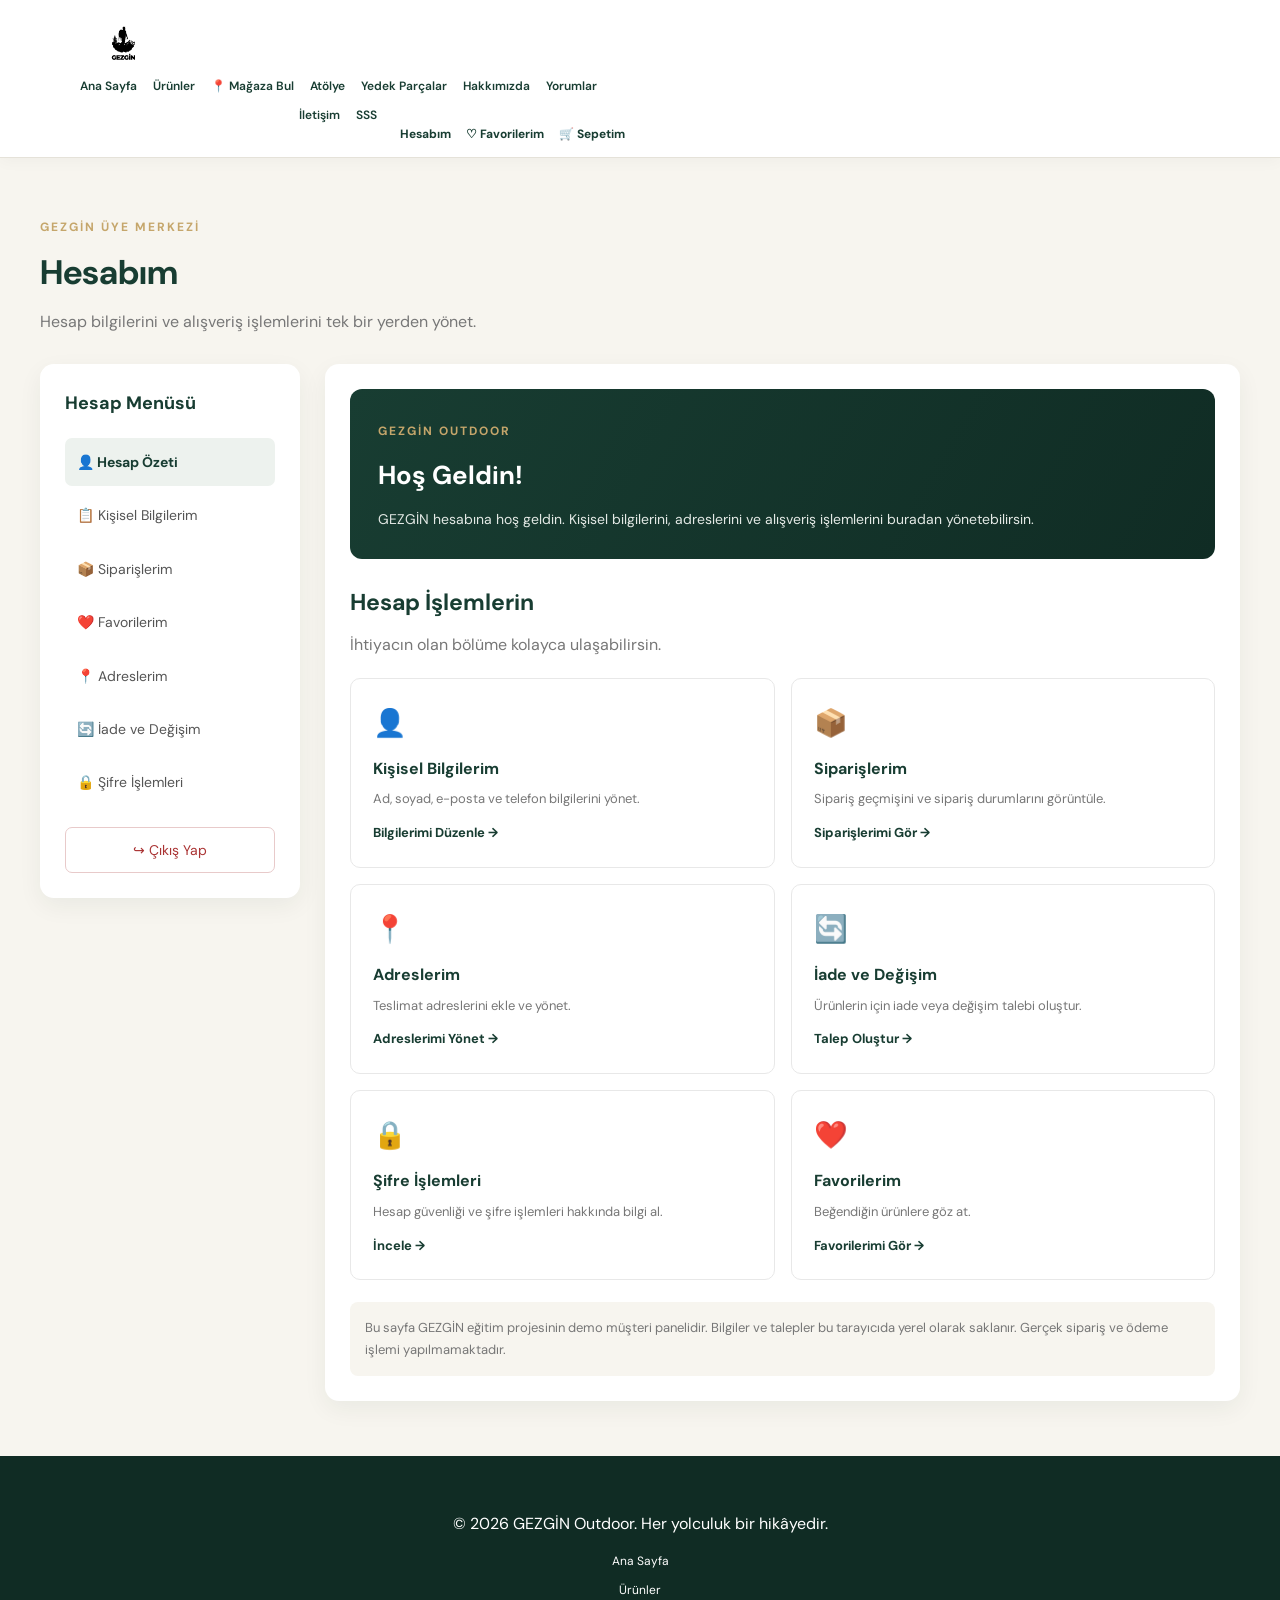
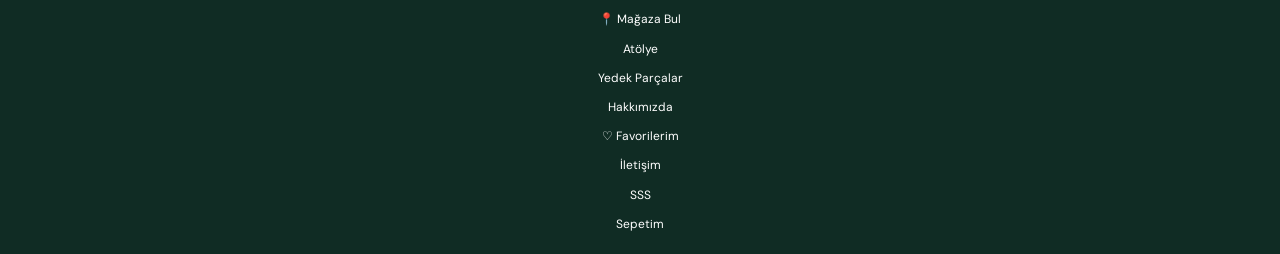
<file: hesabim.html>
<!DOCTYPE html>
<html lang="tr">
<head>
    <meta charset="UTF-8">
    <meta name="viewport" content="width=device-width, initial-scale=1.0">
    <meta name="description" content="GEZGİN kullanıcı hesap ve müşteri yönetim paneli.">
    <title>Hesabım | GEZGİN</title>
    <link rel="stylesheet" href="style.css">

    <style>
        .account-page {
            background: #f7f5ef;
            min-height: 80vh;
            padding: 55px 20px;
        }

        .account-container {
            max-width: 1200px;
            margin: auto;
        }

        .account-heading {
            margin-bottom: 30px;
        }

        .account-heading span {
            color: #c5a66b;
            font-size: 12px;
            font-weight: 700;
            letter-spacing: 2px;
        }

        .account-heading h1 {
            color: #183d32;
            font-size: 34px;
            margin: 8px 0;
        }

        .account-heading p {
            color: #777;
        }

        .account-layout {
            display: grid;
            grid-template-columns: 260px minmax(0, 1fr);
            gap: 25px;
            align-items: start;
        }

        .account-menu,
        .account-content {
            background: #fff;
            border-radius: 14px;
            padding: 25px;
            box-shadow: 0 8px 25px rgba(16,44,36,0.06);
        }

        .account-menu {
            position: sticky;
            top: 20px;
        }

        .account-menu h3 {
            color: #183d32;
            margin-bottom: 20px;
            font-size: 18px;
        }

        .account-menu a {
            display: flex;
            align-items: center;
            gap: 10px;
            padding: 13px 12px;
            margin-bottom: 5px;
            color: #555;
            text-decoration: none;
            border-radius: 7px;
            font-size: 14px;
            transition: .25s;
        }

        .account-menu a:hover,
        .account-menu a.active {
            background: #edf2ee;
            color: #183d32;
            font-weight: 700;
        }

        .logout-button {
            display: block;
            margin-top: 20px;
            padding: 13px;
            width: 100%;
            background: #fff;
            color: #a33;
            border: 1px solid #e8caca;
            border-radius: 7px;
            cursor: pointer;
            font-size: 14px;
            transition: .3s;
        }

        .logout-button:hover {
            background: #fff3f3;
        }

        .account-panel {
            display: none;
        }

        .account-panel.active {
            display: block;
            animation: accountFade .25s ease;
        }

        @keyframes accountFade {
            from {
                opacity: 0;
                transform: translateY(5px);
            }
            to {
                opacity: 1;
                transform: translateY(0);
            }
        }

        .account-content h2 {
            color: #183d32;
            margin-bottom: 10px;
            font-size: 23px;
        }

        .account-content > p,
        .account-panel > p {
            color: #777;
            line-height: 1.7;
            margin-bottom: 20px;
        }

        .welcome-box {
            background: linear-gradient(120deg, #183d32, #102c24);
            border-radius: 12px;
            padding: 28px;
            color: white;
            margin-bottom: 25px;
        }

        .welcome-box span {
            color: #c5a66b;
            font-size: 12px;
            letter-spacing: 2px;
            font-weight: 700;
        }

        .welcome-box h2 {
            color: white;
            font-size: 26px;
            margin: 12px 0;
        }

        .welcome-box p {
            color: #e3e9e5;
            line-height: 1.6;
            font-size: 14px;
        }

        .account-cards {
            display: grid;
            grid-template-columns: repeat(2, minmax(0, 1fr));
            gap: 16px;
            margin-top: 20px;
        }

        .account-card {
            border: 1px solid #e8e8e8;
            padding: 22px;
            border-radius: 10px;
            transition: .3s;
            cursor: pointer;
        }

        .account-card:hover {
            border-color: #c5a66b;
            transform: translateY(-4px);
            box-shadow: 0 8px 20px rgba(0,0,0,.05);
        }

        .account-card .icon {
            font-size: 27px;
            margin-bottom: 12px;
        }

        .account-card h3 {
            color: #183d32;
            font-size: 16px;
            margin-bottom: 8px;
        }

        .account-card p {
            color: #777;
            font-size: 13px;
            line-height: 1.6;
        }

        .account-card button {
            display: inline-block;
            margin-top: 14px;
            padding: 0;
            border: 0;
            background: none;
            color: #183d32;
            font-weight: 700;
            cursor: pointer;
            font-size: 13px;
        }

        .account-form {
            display: grid;
            grid-template-columns: repeat(2, minmax(0, 1fr));
            gap: 16px;
            margin-top: 22px;
        }

        .form-group {
            display: flex;
            flex-direction: column;
            gap: 8px;
        }

        .form-group.full {
            grid-column: 1 / -1;
        }

        .form-group label {
            color: #183d32;
            font-size: 13px;
            font-weight: 600;
        }

        .form-group input,
        .form-group textarea,
        .form-group select {
            width: 100%;
            padding: 13px;
            border: 1px solid #ddd;
            border-radius: 7px;
            outline: none;
            font-family: inherit;
            font-size: 14px;
            background: #fff;
        }

        .form-group input:focus,
        .form-group textarea:focus,
        .form-group select:focus {
            border-color: #183d32;
            box-shadow: 0 0 0 3px rgba(24,61,50,.07);
        }

        .account-button {
            display: inline-flex;
            align-items: center;
            justify-content: center;
            padding: 13px 22px;
            background: #183d32;
            color: white;
            border: none;
            border-radius: 6px;
            font-weight: 600;
            cursor: pointer;
            transition: .3s;
            font-size: 13px;
        }

        .account-button:hover {
            background: #102c24;
            transform: translateY(-2px);
        }

        .account-button.gold {
            background: #c5a66b;
            color: #102c24;
        }

        .account-button.gold:hover {
            background: #b59659;
        }

        .account-notice {
            margin-top: 22px;
            padding: 15px;
            background: #f7f5ef;
            border-radius: 8px;
            color: #777;
            font-size: 13px;
            line-height: 1.7;
        }

        .empty-state {
            text-align: center;
            padding: 45px 20px;
            border: 1px dashed #ddd;
            border-radius: 10px;
            margin-top: 20px;
        }

        .empty-state .empty-icon {
            font-size: 40px;
            margin-bottom: 12px;
        }

        .empty-state h3 {
            color: #183d32;
            margin-bottom: 8px;
        }

        .empty-state p {
            color: #888;
            font-size: 13px;
            line-height: 1.6;
            margin-bottom: 18px;
        }

        .address-list {
            display: grid;
            gap: 14px;
            margin-top: 20px;
        }

        .address-card {
            border: 1px solid #e8e8e8;
            border-radius: 9px;
            padding: 20px;
            display: flex;
            justify-content: space-between;
            align-items: flex-start;
            gap: 15px;
        }

        .address-card h3 {
            color: #183d32;
            margin-bottom: 8px;
            font-size: 16px;
        }

        .address-card p {
            color: #777;
            font-size: 13px;
            line-height: 1.7;
            white-space: pre-line;
        }

        .delete-button {
            background: #fff3f3;
            border: 1px solid #efdada;
            color: #a33;
            padding: 9px 12px;
            border-radius: 6px;
            cursor: pointer;
            font-size: 12px;
        }

        .delete-button:hover {
            background: #fbe3e3;
        }

        .request-card {
            border: 1px solid #e8e8e8;
            border-radius: 9px;
            padding: 18px;
            margin-top: 14px;
        }

        .request-card h3 {
            color: #183d32;
            margin-bottom: 8px;
            font-size: 15px;
        }

        .request-card p {
            color: #777;
            font-size: 13px;
            line-height: 1.7;
        }

        .status-label {
            display: inline-block;
            padding: 6px 10px;
            border-radius: 20px;
            background: #edf2ee;
            color: #183d32;
            font-size: 11px;
            font-weight: 700;
            margin-top: 10px;
        }

        .section-divider {
            border: 0;
            border-top: 1px solid #eee;
            margin: 25px 0;
        }

        .site-footer {
            text-align: center;
        }

        .footer-links {
            margin-top: 15px;
        }

        .footer-links a {
            color: inherit;
            text-decoration: none;
            margin: 0 10px;
        }

        .footer-links a:hover {
            text-decoration: underline;
        }

        @media (max-width: 750px) {
            .account-page {
                padding: 35px 14px;
            }

            .account-layout {
                grid-template-columns: 1fr;
            }

            .account-menu {
                position: static;
            }

            .account-cards {
                grid-template-columns: 1fr;
            }

            .account-form {
                grid-template-columns: 1fr;
            }

            .form-group.full {
                grid-column: auto;
            }

            .account-heading h1 {
                font-size: 27px;
            }

            .welcome-box h2 {
                font-size: 22px;
            }

            .address-card {
                flex-direction: column;
            }
        }
    </style>
</head>

<body>

<header class="site-header">
    <div class="header-container">

        <a href="index.html" class="logo">
            <img src="images/logo.png" alt="GEZGİN Logo">
        </a>

        <nav class="main-nav">
            <a href="index.html">Ana Sayfa</a>
            <a href="urunler.html">Ürünler</a>
            <a href="magazalar.html">📍 Mağaza Bul</a>
            <a href="atolye.html">Atölye</a>
            <a href="yedek-parcalar.html">Yedek Parçalar</a>
            <a href="hakkimizda.html">Hakkımızda</a>
            <a href="yorumlar.html">Yorumlar</a>
            <a href="iletisim.html">İletişim</a>
            <a href="sss.html">SSS</a>
        </nav>

        <div class="header-actions">
            <a href="hesabim.html">Hesabım</a>
            <a href="favoriler.html">♡ Favorilerim</a>
            <a href="sepet.html">🛒 Sepetim</a>
        </div>

    </div>
</header>


<main class="account-page">

    <div class="account-container">

        <div class="account-heading">
            <span>GEZGİN ÜYE MERKEZİ</span>
            <h1>Hesabım</h1>
            <p>Hesap bilgilerini ve alışveriş işlemlerini tek bir yerden yönet.</p>
        </div>

        <div class="account-layout">

            <aside class="account-menu">

                <h3>Hesap Menüsü</h3>

                <a href="#genel" class="active" data-panel="genel">👤 Hesap Özeti</a>
                <a href="#bilgiler" data-panel="bilgiler">📋 Kişisel Bilgilerim</a>
                <a href="#siparisler" data-panel="siparisler">📦 Siparişlerim</a>
                <a href="favoriler.html">❤️ Favorilerim</a>
                <a href="#adresler" data-panel="adresler">📍 Adreslerim</a>
                <a href="#iadeler" data-panel="iadeler">🔄 İade ve Değişim</a>
                <a href="#sifre" data-panel="sifre">🔒 Şifre İşlemleri</a>

                <button class="logout-button" id="logout-button">
                    ↪ Çıkış Yap
                </button>

            </aside>


            <section class="account-content">

                <!-- HESAP ÖZETİ -->

                <div class="account-panel active" id="panel-genel">

                    <div class="welcome-box">
                        <span>GEZGİN OUTDOOR</span>
                        <h2>Hoş Geldin!</h2>
                        <p>
                            GEZGİN hesabına hoş geldin. Kişisel bilgilerini,
                            adreslerini ve alışveriş işlemlerini buradan yönetebilirsin.
                        </p>
                    </div>

                    <h2>Hesap İşlemlerin</h2>
                    <p>İhtiyacın olan bölüme kolayca ulaşabilirsin.</p>

                    <div class="account-cards">

                        <div class="account-card" data-open="bilgiler">
                            <div class="icon">👤</div>
                            <h3>Kişisel Bilgilerim</h3>
                            <p>Ad, soyad, e-posta ve telefon bilgilerini yönet.</p>
                            <button type="button">Bilgilerimi Düzenle →</button>
                        </div>

                        <div class="account-card" data-open="siparisler">
                            <div class="icon">📦</div>
                            <h3>Siparişlerim</h3>
                            <p>Sipariş geçmişini ve sipariş durumlarını görüntüle.</p>
                            <button type="button">Siparişlerimi Gör →</button>
                        </div>

                        <div class="account-card" data-open="adresler">
                            <div class="icon">📍</div>
                            <h3>Adreslerim</h3>
                            <p>Teslimat adreslerini ekle ve yönet.</p>
                            <button type="button">Adreslerimi Yönet →</button>
                        </div>

                        <div class="account-card" data-open="iadeler">
                            <div class="icon">🔄</div>
                            <h3>İade ve Değişim</h3>
                            <p>Ürünlerin için iade veya değişim talebi oluştur.</p>
                            <button type="button">Talep Oluştur →</button>
                        </div>

                        <div class="account-card" data-open="sifre">
                            <div class="icon">🔒</div>
                            <h3>Şifre İşlemleri</h3>
                            <p>Hesap güvenliği ve şifre işlemleri hakkında bilgi al.</p>
                            <button type="button">İncele →</button>
                        </div>

                        <div class="account-card" onclick="window.location.href='favoriler.html'">
                            <div class="icon">❤️</div>
                            <h3>Favorilerim</h3>
                            <p>Beğendiğin ürünlere göz at.</p>
                            <button type="button">Favorilerimi Gör →</button>
                        </div>

                    </div>

                    <div class="account-notice">
                        Bu sayfa GEZGİN eğitim projesinin demo müşteri panelidir.
                        Bilgiler ve talepler bu tarayıcıda yerel olarak saklanır.
                        Gerçek sipariş ve ödeme işlemi yapılmamaktadır.
                    </div>

                </div>


                <!-- KİŞİSEL BİLGİLER -->

                <div class="account-panel" id="panel-bilgiler">

                    <h2>Kişisel Bilgilerim</h2>
                    <p>Hesap bilgilerini buradan düzenleyebilirsin.</p>

                    <form id="profile-form" class="account-form">

                        <div class="form-group">
                            <label for="profile-name">Adın</label>
                            <input type="text" id="profile-name" maxlength="50" placeholder="Adın">
                        </div>

                        <div class="form-group">
                            <label for="profile-surname">Soyadın</label>
                            <input type="text" id="profile-surname" maxlength="50" placeholder="Soyadın">
                        </div>

                        <div class="form-group">
                            <label for="profile-email">E-posta Adresin</label>
                            <input type="email" id="profile-email" maxlength="100" placeholder="ornek@mail.com">
                        </div>

                        <div class="form-group">
                            <label for="profile-phone">Telefon Numaran</label>
                            <input type="tel" id="profile-phone" maxlength="20" placeholder="05XX XXX XX XX">
                        </div>

                        <div class="form-group full">
                            <button type="submit" class="account-button">
                                Bilgilerimi Kaydet
                            </button>
                        </div>

                    </form>

                    <div class="account-notice">
                        Kaydettiğin bilgiler bu tarayıcıda saklanır.
                        Gerçek üyelik sistemine bağlı değildir.
                    </div>

                </div>


                <!-- SİPARİŞLER -->

                <div class="account-panel" id="panel-siparisler">

                    <h2>Siparişlerim</h2>
                    <p>Alışveriş geçmişini ve sipariş durumlarını buradan takip edebilirsin.</p>

                    <div class="empty-state">
                        <div class="empty-icon">📦</div>
                        <h3>Henüz siparişin bulunmuyor.</h3>
                        <p>
                            GEZGİN koleksiyonunu keşfetmeye başlayabilir,
                            beğendiğin ürünleri sepetine ekleyebilirsin.
                        </p>
                        <a href="urunler.html" class="account-button">
                            Ürünleri Keşfet →
                        </a>
                    </div>

                    <div class="account-notice">
                        Bu demo sürümünde gerçek sipariş oluşturulmamaktadır.
                        Sipariş takibi özelliği gerçek bir sipariş altyapısı gerektirir.
                    </div>

                </div>


                <!-- ADRESLER -->

                <div class="account-panel" id="panel-adresler">

                    <h2>Adreslerim</h2>
                    <p>Teslimat adreslerini ekleyebilir ve kayıtlı adreslerini yönetebilirsin.</p>

                    <form id="address-form" class="account-form">

                        <div class="form-group">
                            <label for="address-title">Adres Başlığı</label>
                            <input type="text" id="address-title" maxlength="40" placeholder="Örn. Ev Adresim" required>
                        </div>

                        <div class="form-group">
                            <label for="address-person">Ad Soyad</label>
                            <input type="text" id="address-person" maxlength="80" placeholder="Adınız Soyadınız" required>
                        </div>

                        <div class="form-group">
                            <label for="address-phone">Telefon</label>
                            <input type="tel" id="address-phone" maxlength="20" placeholder="05XX XXX XX XX" required>
                        </div>

                        <div class="form-group">
                            <label for="address-city">Şehir</label>
                            <input type="text" id="address-city" maxlength="40" placeholder="Şehir" required>
                        </div>

                        <div class="form-group full">
                            <label for="address-detail">Açık Adres</label>
                            <textarea id="address-detail" rows="4" maxlength="500" placeholder="Mahalle, cadde, sokak, bina ve daire numarası..." required></textarea>
                        </div>

                        <div class="form-group full">
                            <button type="submit" class="account-button">
                                + Adres Ekle
                            </button>
                        </div>

                    </form>

                    <hr class="section-divider">

                    <h2>Kayıtlı Adreslerim</h2>

                    <div id="address-list" class="address-list"></div>

                </div>


                <!-- İADE VE DEĞİŞİM -->

                <div class="account-panel" id="panel-iadeler">

                    <h2>İade ve Değişim</h2>
                    <p>Ürünlerin için iade veya değişim talebi oluşturabilirsin.</p>

                    <form id="return-form" class="account-form">

                        <div class="form-group">
                            <label for="return-order">Sipariş Numarası</label>
                            <input type="text" id="return-order" maxlength="40" placeholder="Örn. GZ-2026-001" required>
                        </div>

                        <div class="form-group">
                            <label for="return-type">Talep Türü</label>
                            <select id="return-type" required>
                                <option value="">Seçiniz</option>
                                <option value="İade">Ürün İadesi</option>
                                <option value="Değişim">Ürün Değişimi</option>
                            </select>
                        </div>

                        <div class="form-group full">
                            <label for="return-reason">Talep Açıklaması</label>
                            <textarea id="return-reason" rows="5" maxlength="1000" placeholder="Talebinizin nedenini açıklayınız..." required></textarea>
                        </div>

                        <div class="form-group full">
                            <button type="submit" class="account-button">
                                Talep Oluştur
                            </button>
                        </div>

                    </form>

                    <hr class="section-divider">

                    <h2>Talep Geçmişim</h2>

                    <div id="return-list"></div>

                    <div class="account-notice">
                        İade ve değişim talepleri demo amaçlıdır.
                        Gerçek bir iade işlemi başlatılmaz veya mağazaya iletilmez.
                    </div>

                </div>


                <!-- ŞİFRE İŞLEMLERİ -->

                <div class="account-panel" id="panel-sifre">

                    <h2>Şifre İşlemleri</h2>

                    <div class="empty-state">
                        <div class="empty-icon">🔐</div>
                        <h3>Hesap Güvenliği</h3>
                        <p>
                            Şifre değiştirme ve şifre yenileme işlemleri
                            gerçek üyelik altyapısı kurulduğunda aktif olacaktır.
                        </p>
                        <a href="giris.html" class="account-button">
                            Giriş Sayfasına Git
                        </a>
                    </div>

                    <div class="account-notice">
                        Hesap güvenliği için şifreler bu demo panelinde saklanmaz.
                    </div>

                </div>

            </section>

        </div>

    </div>

</main>


<footer class="site-footer">

    <p>© 2026 GEZGİN Outdoor. Her yolculuk bir hikâyedir.</p>

    <div class="footer-links">
        <a href="index.html">Ana Sayfa</a>
        <a href="urunler.html">Ürünler</a>
        <a href="magazalar.html">📍 Mağaza Bul</a>
        <a href="atolye.html">Atölye</a>
        <a href="yedek-parcalar.html">Yedek Parçalar</a>
        <a href="hakkimizda.html">Hakkımızda</a>
        <a href="favoriler.html">♡ Favorilerim</a>
        <a href="iletisim.html">İletişim</a>
        <a href="sss.html">SSS</a>
        <a href="sepet.html">Sepetim</a>
    </div>

</footer>


<script src="script.js"></script>

<script>
document.addEventListener("DOMContentLoaded", function () {

    const menuLinks = document.querySelectorAll(".account-menu a[data-panel]");
    const panels = document.querySelectorAll(".account-panel");

    function showPanel(panelName) {

        panels.forEach(panel => {
            panel.classList.remove("active");
        });

        menuLinks.forEach(link => {
            link.classList.remove("active");
        });

        const selectedPanel = document.getElementById("panel-" + panelName);
        const selectedLink = document.querySelector('[data-panel="' + panelName + '"]');

        if (selectedPanel) {
            selectedPanel.classList.add("active");
        }

        if (selectedLink) {
            selectedLink.classList.add("active");
        }

        if (panelName === "adresler") renderAddresses();
        if (panelName === "iadeler") renderReturns();

        if (window.innerWidth < 750 && selectedPanel) {
            selectedPanel.scrollIntoView({ behavior: "smooth", block: "start" });
        }
    }

    menuLinks.forEach(link => {
        link.addEventListener("click", function (event) {
            event.preventDefault();
            showPanel(this.dataset.panel);
            history.replaceState(null, "", "#" + this.dataset.panel);
        });
    });

    document.querySelectorAll("[data-open]").forEach(card => {
        card.addEventListener("click", function () {
            const panelName = this.dataset.open;
            showPanel(panelName);
            history.replaceState(null, "", "#" + panelName);
        });
    });

    const initialPanel = location.hash.replace("#", "");
    const validPanels = ["genel", "bilgiler", "siparisler", "adresler", "iadeler", "sifre"];

    showPanel(validPanels.includes(initialPanel) ? initialPanel : "genel");


    // KİŞİSEL BİLGİLER

    const profileForm = document.getElementById("profile-form");
    const profileKey = "gezginAccountProfile";

    function loadProfile() {
        try {
            const profile = JSON.parse(localStorage.getItem(profileKey)) || {};

            document.getElementById("profile-name").value = profile.name || "";
            document.getElementById("profile-surname").value = profile.surname || "";
            document.getElementById("profile-email").value = profile.email || "";
            document.getElementById("profile-phone").value = profile.phone || "";
        } catch (error) {
            console.error("Profil bilgileri okunamadı.", error);
        }
    }

    profileForm.addEventListener("submit", function (event) {
        event.preventDefault();

        const profile = {
            name: document.getElementById("profile-name").value.trim(),
            surname: document.getElementById("profile-surname").value.trim(),
            email: document.getElementById("profile-email").value.trim(),
            phone: document.getElementById("profile-phone").value.trim()
        };

        try {
            localStorage.setItem(profileKey, JSON.stringify(profile));
            alert("Kişisel bilgileriniz başarıyla kaydedildi.");
        } catch (error) {
            alert("Bilgiler kaydedilemedi. Tarayıcı depolama alanını kontrol edin.");
        }
    });

    loadProfile();


    // ADRESLER

    const addressKey = "gezginAccountAddresses";
    const addressForm = document.getElementById("address-form");
    const addressList = document.getElementById("address-list");

    function getAddresses() {
        try {
            return JSON.parse(localStorage.getItem(addressKey)) || [];
        } catch (error) {
            return [];
        }
    }

    function renderAddresses() {
        const addresses = getAddresses();

        if (addresses.length === 0) {
            addressList.innerHTML = `
                <div class="empty-state">
                    <div class="empty-icon">📍</div>
                    <h3>Henüz kayıtlı adresin yok.</h3>
                    <p>Yukarıdaki formu kullanarak ilk adresini ekleyebilirsin.</p>
                </div>
            `;
            return;
        }

        addressList.innerHTML = addresses.map((address, index) => `
            <div class="address-card">
                <div>
                    <h3>📍 ${escapeHTML(address.title)}</h3>
                    <p><strong>${escapeHTML(address.person)}</strong></p>
                    <p>${escapeHTML(address.phone)}</p>
                    <p>${escapeHTML(address.city)}</p>
                    <p>${escapeHTML(address.detail)}</p>
                </div>
                <button type="button" class="delete-button" data-delete-address="${index}">
                    Adresi Sil
                </button>
            </div>
        `).join("");
    }

    addressForm.addEventListener("submit", function (event) {
        event.preventDefault();

        const address = {
            title: document.getElementById("address-title").value.trim(),
            person: document.getElementById("address-person").value.trim(),
            phone: document.getElementById("address-phone").value.trim(),
            city: document.getElementById("address-city").value.trim(),
            detail: document.getElementById("address-detail").value.trim()
        };

        const addresses = getAddresses();
        addresses.push(address);

        try {
            localStorage.setItem(addressKey, JSON.stringify(addresses));
            addressForm.reset();
            renderAddresses();
            alert("Adresiniz başarıyla kaydedildi.");
        } catch (error) {
            alert("Adres kaydedilemedi. Tarayıcı depolama alanını kontrol edin.");
        }
    });

    addressList.addEventListener("click", function (event) {
        const button = event.target.closest("[data-delete-address]");

        if (!button) return;

        const index = Number(button.dataset.deleteAddress);

        if (!confirm("Bu adresi silmek istediğinize emin misiniz?")) return;

        const addresses = getAddresses();
        addresses.splice(index, 1);

        localStorage.setItem(addressKey, JSON.stringify(addresses));
        renderAddresses();
    });


    // İADE VE DEĞİŞİM TALEPLERİ

    const returnKey = "gezginReturnRequests";
    const returnForm = document.getElementById("return-form");
    const returnList = document.getElementById("return-list");

    function getReturns() {
        try {
            return JSON.parse(localStorage.getItem(returnKey)) || [];
        } catch (error) {
            return [];
        }
    }

    function renderReturns() {
        const requests = getReturns();

        if (requests.length === 0) {
            returnList.innerHTML = `
                <div class="empty-state">
                    <div class="empty-icon">🔄</div>
                    <h3>Henüz bir talebin bulunmuyor.</h3>
                    <p>İade veya değişim taleplerin burada görüntülenecek.</p>
                </div>
            `;
            return;
        }

        returnList.innerHTML = requests.map(request => `
            <div class="request-card">
                <h3>${escapeHTML(request.type)} Talebi</h3>
                <p><strong>Sipariş No:</strong> ${escapeHTML(request.order)}</p>
                <p><strong>Açıklama:</strong> ${escapeHTML(request.reason)}</p>
                <p><strong>Tarih:</strong> ${escapeHTML(request.date)}</p>
                <span class="status-label">Demo Talep Kaydı</span>
            </div>
        `).join("");
    }

    returnForm.addEventListener("submit", function (event) {
        event.preventDefault();

        const request = {
            order: document.getElementById("return-order").value.trim(),
            type: document.getElementById("return-type").value,
            reason: document.getElementById("return-reason").value.trim(),
            date: new Date().toLocaleDateString("tr-TR")
        };

        const requests = getReturns();
        requests.unshift(request);

        try {
            localStorage.setItem(returnKey, JSON.stringify(requests));
            returnForm.reset();
            renderReturns();
            alert("Talebiniz demo paneline kaydedildi.");
        } catch (error) {
            alert("Talep kaydedilemedi. Tarayıcı depolama alanını kontrol edin.");
        }
    });


    // GÜVENLİ METİN GÖSTERİMİ

    function escapeHTML(value) {
        return String(value).replace(/[&<>"']/g, function (character) {
            const replacements = {
                "&": "&amp;",
                "<": "&lt;",
                ">": "&gt;",
                '"': "&quot;",
                "'": "&#039;"
            };

            return replacements[character];
        });
    }


    // ÇIKIŞ

    document.getElementById("logout-button").addEventListener("click", function () {

        const confirmLogout = confirm("Hesabından çıkış yapmak istediğine emin misin?");

        if (confirmLogout) {
            window.location.href = "giris.html";
        }

    });

});
</script>

</body>
</html>
</file>
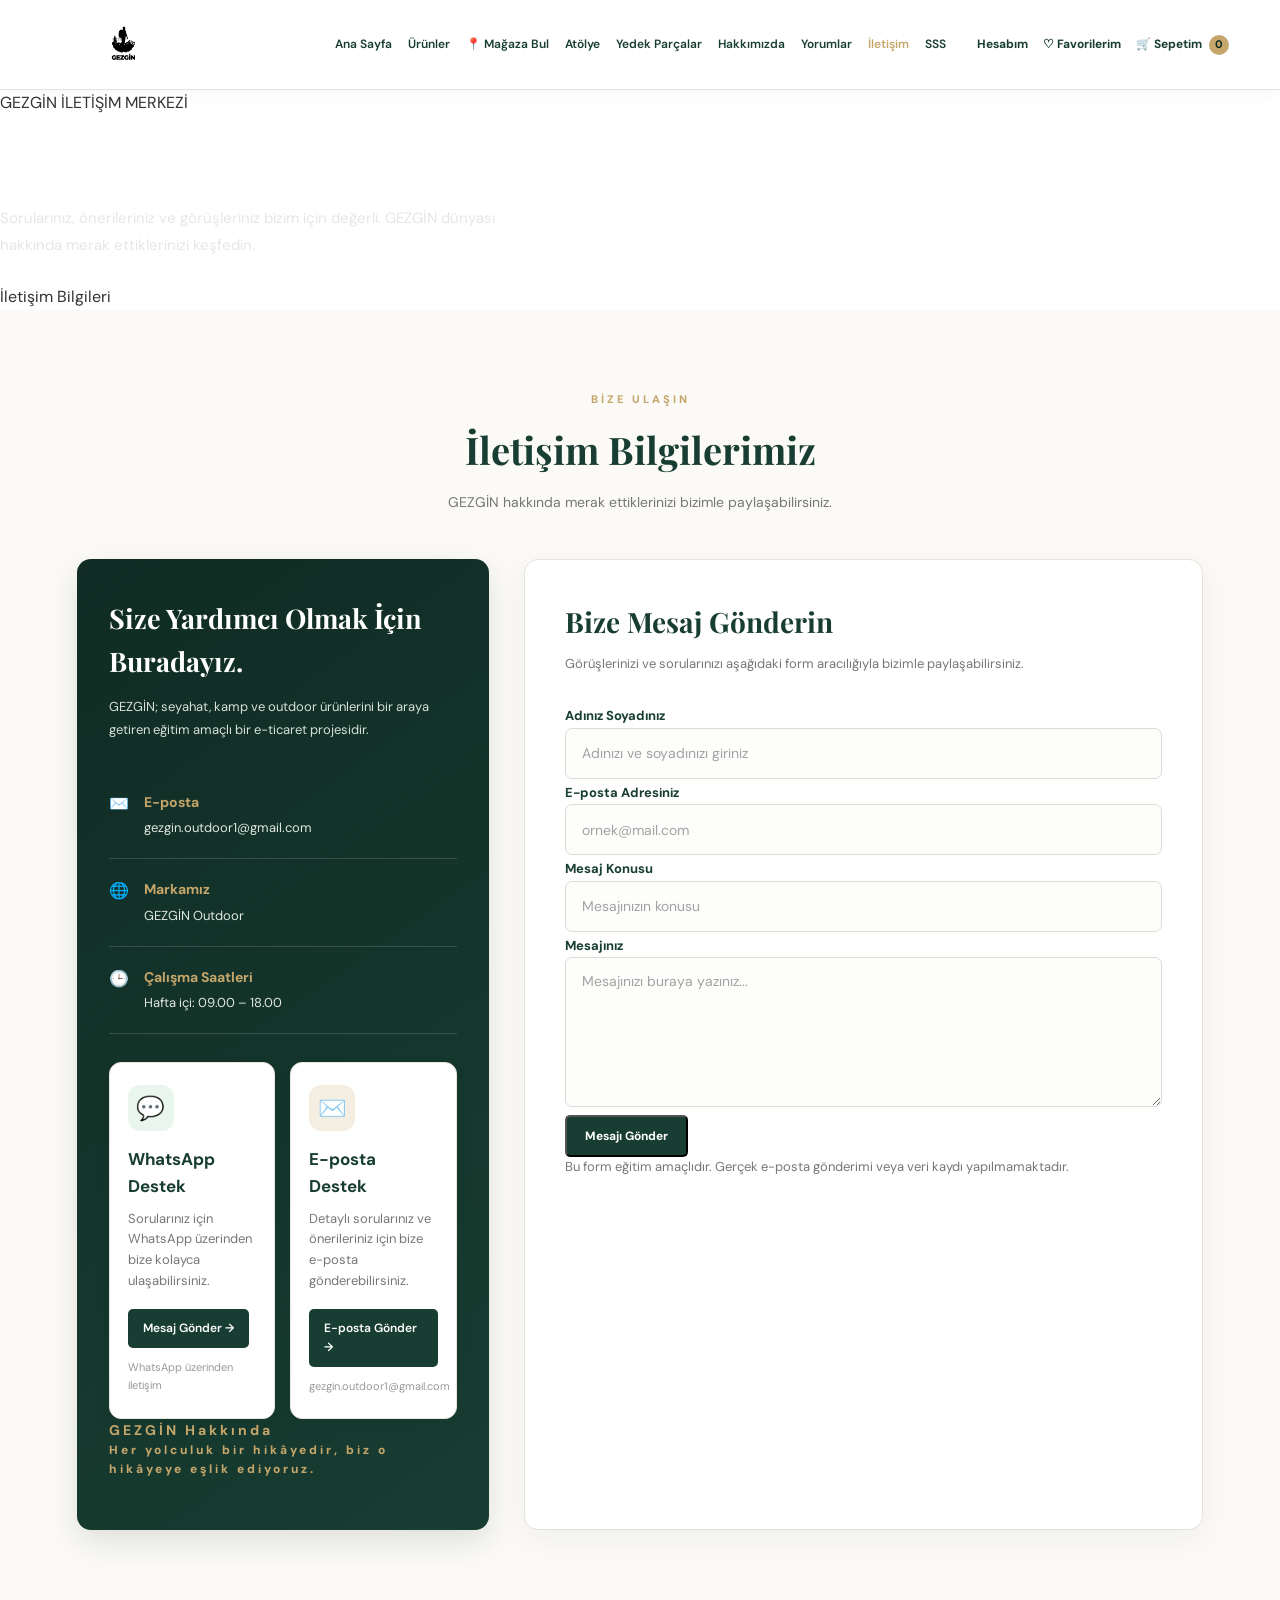
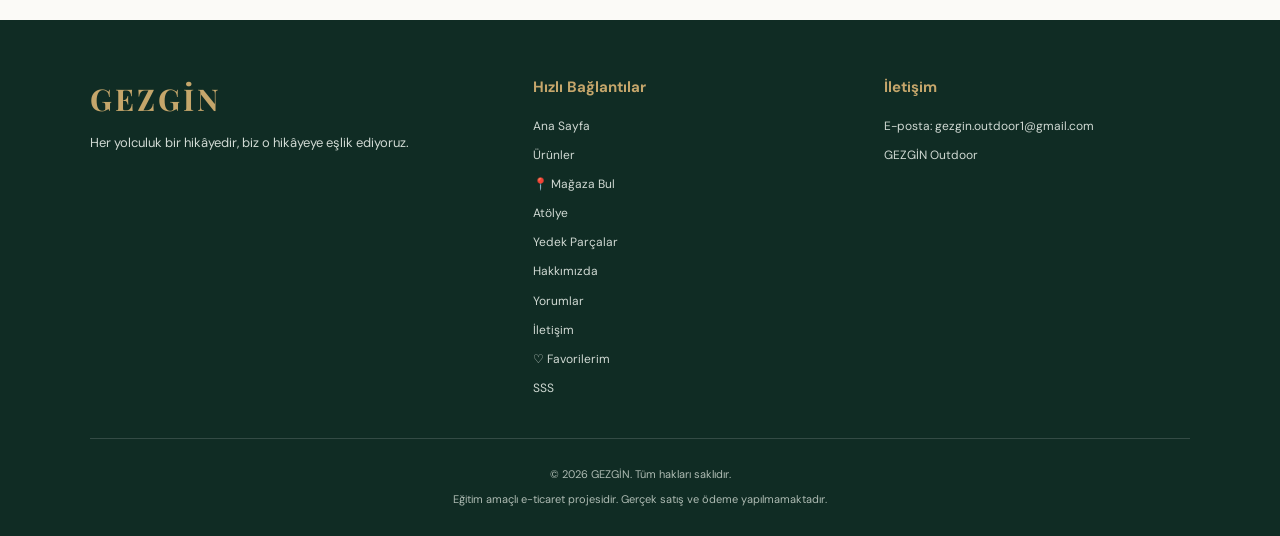
<file: iletisim.html>
<!DOCTYPE html>
<html lang="tr">
<head>
    <meta charset="UTF-8">
    <meta name="viewport" content="width=device-width, initial-scale=1.0">
    <meta name="description" content="GEZGİN iletişim ve müşteri destek merkezi.">
    <title>İletişim | GEZGİN</title>
    <link rel="stylesheet" href="style.css">

    <style>
        /* DESTEK KARTLARI */

        .support-cards {
            display: grid;
            grid-template-columns: repeat(2, minmax(0, 1fr));
            gap: 15px;
            margin-top: 28px;
        }

        .support-card {
            background: #ffffff;
            border: 1px solid #e8e5dc;
            border-radius: 12px;
            padding: 22px 18px;
            transition: 0.3s ease;
            box-shadow: 0 5px 18px rgba(0,0,0,0.04);
        }

        .support-card:hover {
            transform: translateY(-5px);
            box-shadow: 0 12px 25px rgba(0,0,0,0.09);
            border-color: #c5a66b;
        }

        .support-icon {
            width: 46px;
            height: 46px;
            display: flex;
            align-items: center;
            justify-content: center;
            border-radius: 12px;
            font-size: 23px;
            margin-bottom: 15px;
        }

        .whatsapp-icon {
            background: #e8f6ed;
        }

        .email-icon {
            background: #f5efe3;
        }

        .support-card h3 {
            color: #183d32;
            font-size: 17px;
            margin-bottom: 8px;
        }

        .support-card p {
            color: #777;
            font-size: 13px;
            line-height: 1.6;
            margin-bottom: 17px;
        }

        .support-button {
            display: inline-flex;
            align-items: center;
            justify-content: center;
            gap: 7px;
            padding: 10px 15px;
            background: #183d32;
            color: white;
            text-decoration: none;
            border-radius: 5px;
            font-size: 12px;
            font-weight: 600;
            transition: 0.3s ease;
        }

        .support-button:hover {
            background: #102c24;
            transform: translateY(-2px);
        }

        .support-card small {
            display: block;
            margin-top: 11px;
            color: #999;
            font-size: 11px;
        }

        @media (max-width: 600px) {
            .support-cards {
                grid-template-columns: 1fr;
            }
        }
    </style>
</head>

<body>

<header class="site-header">

    <a href="index.html" class="logo">
        <img src="images/logo.png" alt="GEZGİN Logo">
    </a>

    <nav class="main-nav">
        <a href="index.html">Ana Sayfa</a>
        <a href="urunler.html">Ürünler</a>
        <a href="magazalar.html">📍 Mağaza Bul</a>
        <a href="atolye.html">Atölye</a>
        <a href="yedek-parcalar.html">Yedek Parçalar</a>
        <a href="hakkimizda.html">Hakkımızda</a>
        <a href="yorumlar.html">Yorumlar</a>
        <a href="iletisim.html" class="active">İletişim</a>
        <a href="sss.html">SSS</a>
    </nav>

    <div class="header-actions">
        <a href="giris.html">Hesabım</a>
        <a href="favoriler.html">♡ Favorilerim</a>

        <a href="sepet.html" class="cart-link">
            🛒 Sepetim
            <span id="cart-count">0</span>
        </a>
    </div>

</header>


<section class="hero">
    <div class="hero-content">

        <span>GEZGİN İLETİŞİM MERKEZİ</span>

        <h1>Bizimle İletişime Geçin.</h1>

        <p>
            Sorularınız, önerileriniz ve görüşleriniz bizim için değerli.
            GEZGİN dünyası hakkında merak ettiklerinizi keşfedin.
        </p>

        <a href="#contact-content" class="primary-button">
            İletişim Bilgileri
        </a>

    </div>
</section>


<main id="contact-content">

    <section class="contact-section">

        <div class="section-heading">
            <span>BİZE ULAŞIN</span>
            <h2>İletişim Bilgilerimiz</h2>
            <p>
                GEZGİN hakkında merak ettiklerinizi bizimle paylaşabilirsiniz.
            </p>
        </div>

        <div class="contact-container">

            <div class="contact-info">

                <h2>Size Yardımcı Olmak İçin Buradayız.</h2>

                <p>
                    GEZGİN; seyahat, kamp ve outdoor ürünlerini
                    bir araya getiren eğitim amaçlı bir e-ticaret
                    projesidir.
                </p>

                <div class="contact-detail">
                    <span>✉️</span>
                    <div>
                        <h3>E-posta</h3>
                        <p>gezgin.outdoor1@gmail.com</p>
                    </div>
                </div>

                <div class="contact-detail">
                    <span>🌐</span>
                    <div>
                        <h3>Markamız</h3>
                        <p>GEZGİN Outdoor</p>
                    </div>
                </div>

                <div class="contact-detail">
                    <span>🕒</span>
                    <div>
                        <h3>Çalışma Saatleri</h3>
                        <p>Hafta içi: 09.00 – 18.00</p>
                    </div>
                </div>


                <!-- WHATSAPP VE E-POSTA DESTEK -->

                <div class="support-cards">

                    <div class="support-card">

                        <div class="support-icon whatsapp-icon">
                            💬
                        </div>

                        <h3>WhatsApp Destek</h3>

                        <p>
                            Sorularınız için WhatsApp üzerinden
                            bize kolayca ulaşabilirsiniz.
                        </p>

                        <a
                            href="https://wa.me/90536840988?text=Merhaba%20GEZGİN%2C%20size%20bir%20konuda%20danışmak%20istiyorum."
                            target="_blank"
                            rel="noopener noreferrer"
                            class="support-button"
                        >
                            Mesaj Gönder →
                        </a>

                        <small>WhatsApp üzerinden iletişim</small>

                    </div>


                    <div class="support-card">

                        <div class="support-icon email-icon">
                            ✉️
                        </div>

                        <h3>E-posta Destek</h3>

                        <p>
                            Detaylı sorularınız ve önerileriniz
                            için bize e-posta gönderebilirsiniz.
                        </p>

                        <a
                            href="https://mail.google.com/mail/?view=cm&fs=1&to=gezgin.outdoor1@gmail.com&su=GEZGİN%20Destek"
target="_blank"
rel="noopener noreferrer"
                            class="support-button"
                        >
                            E-posta Gönder →
                        </a>

                        <small>gezgin.outdoor1@gmail.com</small>

                    </div>

                </div>


                <div class="contact-highlight">
                    <h3>GEZGİN Hakkında</h3>
                    <p>
                        Her yolculuk bir hikâyedir,
                        biz o hikâyeye eşlik ediyoruz.
                    </p>
                </div>

            </div>


            <div class="contact-form">

                <h2>Bize Mesaj Gönderin</h2>

                <p class="contact-description">
                    Görüşlerinizi ve sorularınızı aşağıdaki form aracılığıyla
                    bizimle paylaşabilirsiniz.
                </p>

                <form id="contact-form">

                    <label for="name">Adınız Soyadınız</label>

                    <input
                        type="text"
                        id="name"
                        name="name"
                        placeholder="Adınızı ve soyadınızı giriniz"
                        minlength="2"
                        maxlength="60"
                        autocomplete="name"
                        required
                    >

                    <label for="email">E-posta Adresiniz</label>

                    <input
                        type="email"
                        id="email"
                        name="email"
                        placeholder="ornek@mail.com"
                        maxlength="100"
                        autocomplete="email"
                        required
                    >

                    <label for="subject">Mesaj Konusu</label>

                    <input
                        type="text"
                        id="subject"
                        name="subject"
                        placeholder="Mesajınızın konusu"
                        minlength="3"
                        maxlength="100"
                        required
                    >

                    <label for="message">Mesajınız</label>

                    <textarea
                        id="message"
                        name="message"
                        rows="6"
                        minlength="10"
                        maxlength="1000"
                        placeholder="Mesajınızı buraya yazınız..."
                        required
                    ></textarea>

                    <button type="submit" class="product-button">
                        Mesajı Gönder
                    </button>

                    <div
                        id="contact-success"
                        class="contact-success"
                        role="status"
                        aria-live="polite"
                        hidden
                    ></div>

                </form>

                <p class="form-note">
                    Bu form eğitim amaçlıdır. Gerçek e-posta gönderimi
                    veya veri kaydı yapılmamaktadır.
                </p>

            </div>

        </div>

    </section>

</main>


<footer class="site-footer">

    <div class="footer-content">

        <div class="footer-brand">
            <h2>GEZGİN</h2>
            <p>Her yolculuk bir hikâyedir, biz o hikâyeye eşlik ediyoruz.</p>
        </div>

        <div class="footer-links">
            <h3>Hızlı Bağlantılar</h3>
            <a href="index.html">Ana Sayfa</a>
            <a href="urunler.html">Ürünler</a>
            <a href="magazalar.html">📍 Mağaza Bul</a>
            <a href="atolye.html">Atölye</a>
            <a href="yedek-parcalar.html">Yedek Parçalar</a>
            <a href="hakkimizda.html">Hakkımızda</a>
            <a href="yorumlar.html">Yorumlar</a>
            <a href="iletisim.html">İletişim</a>
            <a href="favoriler.html">♡ Favorilerim</a>
            <a href="sss.html">SSS</a>
        </div>

        <div class="footer-contact">
            <h3>İletişim</h3>
            <p>E-posta: gezgin.outdoor1@gmail.com</p>
            <p>GEZGİN Outdoor</p>
        </div>

    </div>

    <div class="footer-bottom">
        <p>© 2026 GEZGİN. Tüm hakları saklıdır.</p>

        <p>
            Eğitim amaçlı e-ticaret projesidir.
            Gerçek satış ve ödeme yapılmamaktadır.
        </p>
    </div>

</footer>


<script src="script.js"></script>

<script>
document.getElementById("contact-form").addEventListener("submit", function(event) {

    event.preventDefault();

    const name = document.getElementById("name").value.trim();
    const email = document.getElementById("email").value.trim();
    const subject = document.getElementById("subject").value.trim();
    const message = document.getElementById("message").value.trim();

    const successMessage = document.getElementById("contact-success");

    if (!name || !email || !subject || !message) {
        return;
    }

    if (name.length < 2 || subject.length < 3 || message.length < 10) {
        return;
    }

    successMessage.textContent =
        "✓ Teşekkür ederiz, " + name +
        "! Mesajınız demo formunda başarıyla oluşturuldu.";

    successMessage.hidden = false;

    this.reset();

});
</script>

</body>
</html>
</file>
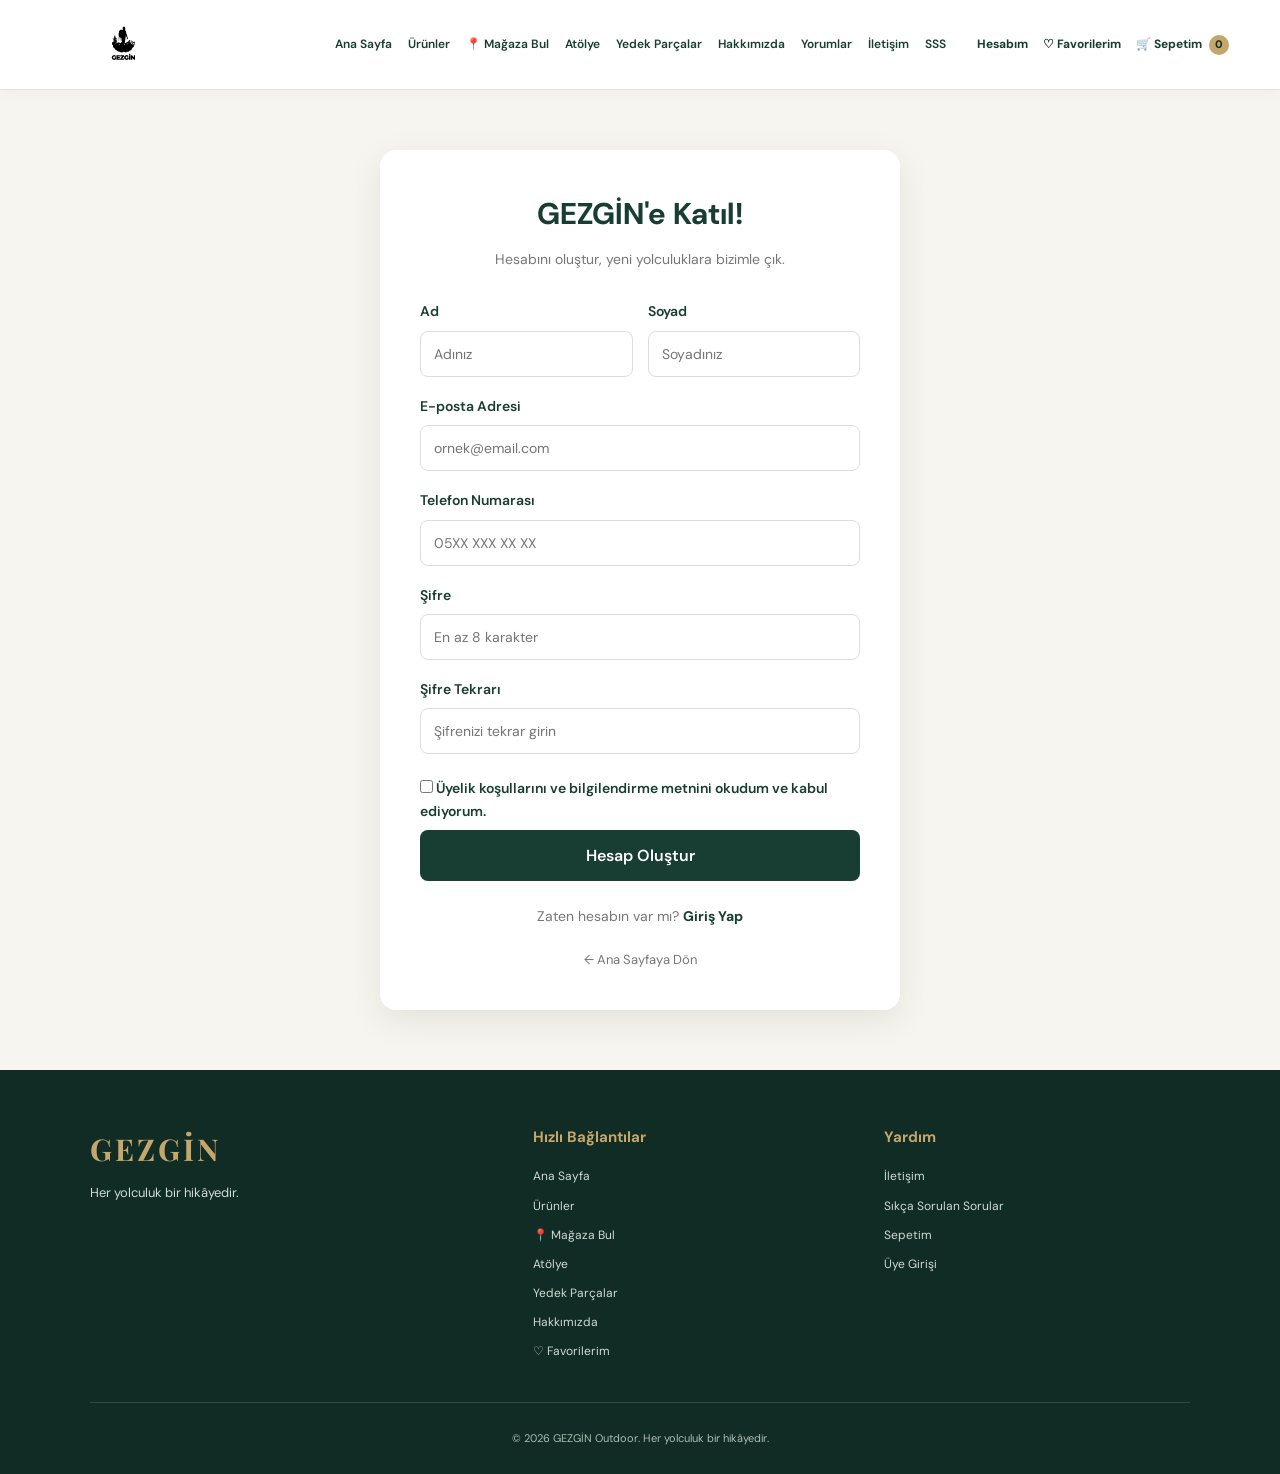
<file: kayit.html>
<!DOCTYPE html>
<html lang="tr">
<head>
    <meta charset="UTF-8">
    <meta name="viewport" content="width=device-width, initial-scale=1.0">
    <meta name="description" content="GEZGİN üyelik kayıt sayfası.">
    <title>Kayıt Ol | GEZGİN</title>
    <link rel="stylesheet" href="style.css">

    <style>
        .register-page {
            min-height: 80vh;
            display: flex;
            align-items: center;
            justify-content: center;
            padding: 60px 20px;
            background: #f7f5ef;
        }

        .register-container {
            width: 100%;
            max-width: 520px;
            background: #fff;
            padding: 40px;
            border-radius: 16px;
            box-shadow: 0 10px 35px rgba(16, 44, 36, 0.09);
        }

        .register-heading {
            text-align: center;
            margin-bottom: 30px;
        }

        .register-heading h1 {
            color: #183d32;
            font-size: 30px;
            margin-bottom: 10px;
        }

        .register-heading p {
            color: #777;
            font-size: 14px;
        }

        .register-form .form-group {
            margin-bottom: 18px;
        }

        .register-form label {
            display: block;
            margin-bottom: 8px;
            color: #183d32;
            font-weight: 600;
            font-size: 14px;
        }

        .register-form input {
            width: 100%;
            padding: 13px;
            border: 1px solid #ddd;
            border-radius: 8px;
            font-size: 14px;
            outline: none;
            box-sizing: border-box;
        }

        .register-form input:focus {
            border-color: #183d32;
        }

        .name-row {
            display: grid;
            grid-template-columns: 1fr 1fr;
            gap: 15px;
        }

        .terms {
            display: flex;
            align-items: flex-start;
            gap: 10px;
            margin: 22px 0;
            font-size: 13px;
            color: #666;
            line-height: 1.6;
        }

        .terms input {
            width: auto;
            margin-top: 4px;
            accent-color: #183d32;
        }

        .terms a {
            color: #183d32;
            font-weight: 600;
        }

        .register-button {
            width: 100%;
            padding: 15px;
            background: #183d32;
            color: white;
            border: none;
            border-radius: 8px;
            font-size: 16px;
            font-weight: 600;
            cursor: pointer;
            transition: background 0.3s;
        }

        .register-button:hover {
            background: #102c24;
        }

        .login-text {
            text-align: center;
            margin-top: 24px;
            color: #777;
            font-size: 14px;
        }

        .login-text a {
            color: #183d32;
            font-weight: 700;
            text-decoration: none;
        }

        .register-back {
            display: block;
            text-align: center;
            margin-top: 22px;
            color: #777;
            text-decoration: none;
            font-size: 13px;
        }

        .register-back:hover {
            color: #183d32;
        }

        @media (max-width: 500px) {
            .register-container {
                padding: 28px 20px;
            }

            .name-row {
                grid-template-columns: 1fr;
                gap: 0;
            }
        }
    </style>
</head>

<body>

<header class="site-header">

    <a href="index.html" class="logo">
        <img src="images/logo.png" alt="GEZGİN Logo">
    </a>

    <nav class="main-nav">
        <a href="index.html">Ana Sayfa</a>
        <a href="urunler.html">Ürünler</a>
        <a href="magazalar.html">📍 Mağaza Bul</a>
        <a href="atolye.html">Atölye</a>
        <a href="yedek-parcalar.html">Yedek Parçalar</a>
        <a href="hakkimizda.html">Hakkımızda</a>
        <a href="yorumlar.html">Yorumlar</a>
        <a href="iletisim.html">İletişim</a>
        <a href="sss.html">SSS</a>
    </nav>

    <div class="header-actions">
        <a href="giris.html">Hesabım</a>
        <a href="favoriler.html">♡ Favorilerim</a>
        <a href="sepet.html" class="cart-link">
            🛒 Sepetim <span id="cart-count">0</span>
        </a>
    </div>

</header>

<main class="register-page">

    <div class="register-container">

        <div class="register-heading">
            <h1>GEZGİN'e Katıl!</h1>
            <p>Hesabını oluştur, yeni yolculuklara bizimle çık.</p>
        </div>

        <form class="register-form" id="register-form">

            <div class="name-row">

                <div class="form-group">
                    <label for="first-name">Ad</label>
                    <input type="text" id="first-name" name="firstName"
                           placeholder="Adınız" autocomplete="given-name" required>
                </div>

                <div class="form-group">
                    <label for="last-name">Soyad</label>
                    <input type="text" id="last-name" name="lastName"
                           placeholder="Soyadınız" autocomplete="family-name" required>
                </div>

            </div>

            <div class="form-group">
                <label for="email">E-posta Adresi</label>
                <input type="email" id="email" name="email"
                       placeholder="ornek@email.com" autocomplete="email" required>
            </div>

            <div class="form-group">
                <label for="phone">Telefon Numarası</label>
                <input type="tel" id="phone" name="phone"
                       placeholder="05XX XXX XX XX" autocomplete="tel"
                       pattern="05[0-9]{9}" title="05 ile başlayan 11 haneli numara girin."
                       required>
            </div>

            <div class="form-group">
                <label for="password">Şifre</label>
                <input type="password" id="password" name="password"
                       placeholder="En az 8 karakter" minlength="8"
                       autocomplete="new-password" required>
            </div>

            <div class="form-group">
                <label for="password-confirm">Şifre Tekrarı</label>
                <input type="password" id="password-confirm" name="passwordConfirm"
                       placeholder="Şifrenizi tekrar girin"
                       minlength="8" autocomplete="new-password" required>
            </div>

            <label class="terms">
                <input type="checkbox" id="terms" required>
                <span>
                    Üyelik koşullarını ve
                    <a href="sss.html">bilgilendirme metnini</a>
                    okudum ve kabul ediyorum.
                </span>
            </label>

            <button type="submit" class="register-button">
                Hesap Oluştur
            </button>

        </form>

        <div class="login-text">
            Zaten hesabın var mı?
            <a href="giris.html">Giriş Yap</a>
        </div>

        <a href="index.html" class="register-back">
            ← Ana Sayfaya Dön
        </a>

    </div>

</main>

<footer class="site-footer">

    <div class="footer-content">

        <div class="footer-brand">
            <h2>GEZGİN</h2>
            <p>Her yolculuk bir hikâyedir.</p>
        </div>

        <div class="footer-links">
            <h3>Hızlı Bağlantılar</h3>
            <a href="index.html">Ana Sayfa</a>
            <a href="urunler.html">Ürünler</a>
            <a href="magazalar.html">📍 Mağaza Bul</a>
            <a href="atolye.html">Atölye</a>
            <a href="yedek-parcalar.html">Yedek Parçalar</a>
            <a href="hakkimizda.html">Hakkımızda</a>
            <a href="favoriler.html">♡ Favorilerim</a>
        </div>

        <div class="footer-contact">
            <h3>Yardım</h3>
            <a href="iletisim.html">İletişim</a>
            <a href="sss.html">Sıkça Sorulan Sorular</a>
            <a href="sepet.html">Sepetim</a>
            <a href="giris.html">Üye Girişi</a>
        </div>

    </div>

    <div class="footer-bottom">
        <p>© 2026 GEZGİN Outdoor. Her yolculuk bir hikâyedir.</p>
    </div>

</footer>

<script>
    document.getElementById("register-form").addEventListener("submit", function(event) {
        event.preventDefault();

        const password = document.getElementById("password").value;
        const passwordConfirm = document.getElementById("password-confirm").value;

        if (password !== passwordConfirm) {
            alert("Girdiğiniz şifreler birbiriyle eşleşmiyor.");
            return;
        }

        alert("Kayıt formu hazır! Gerçek hesap oluşturma özelliğini güvenli üyelik sistemini kurduğumuzda aktif edeceğiz.");
    });
</script>

<script src="script.js"></script>

</body>
</html>
</file>
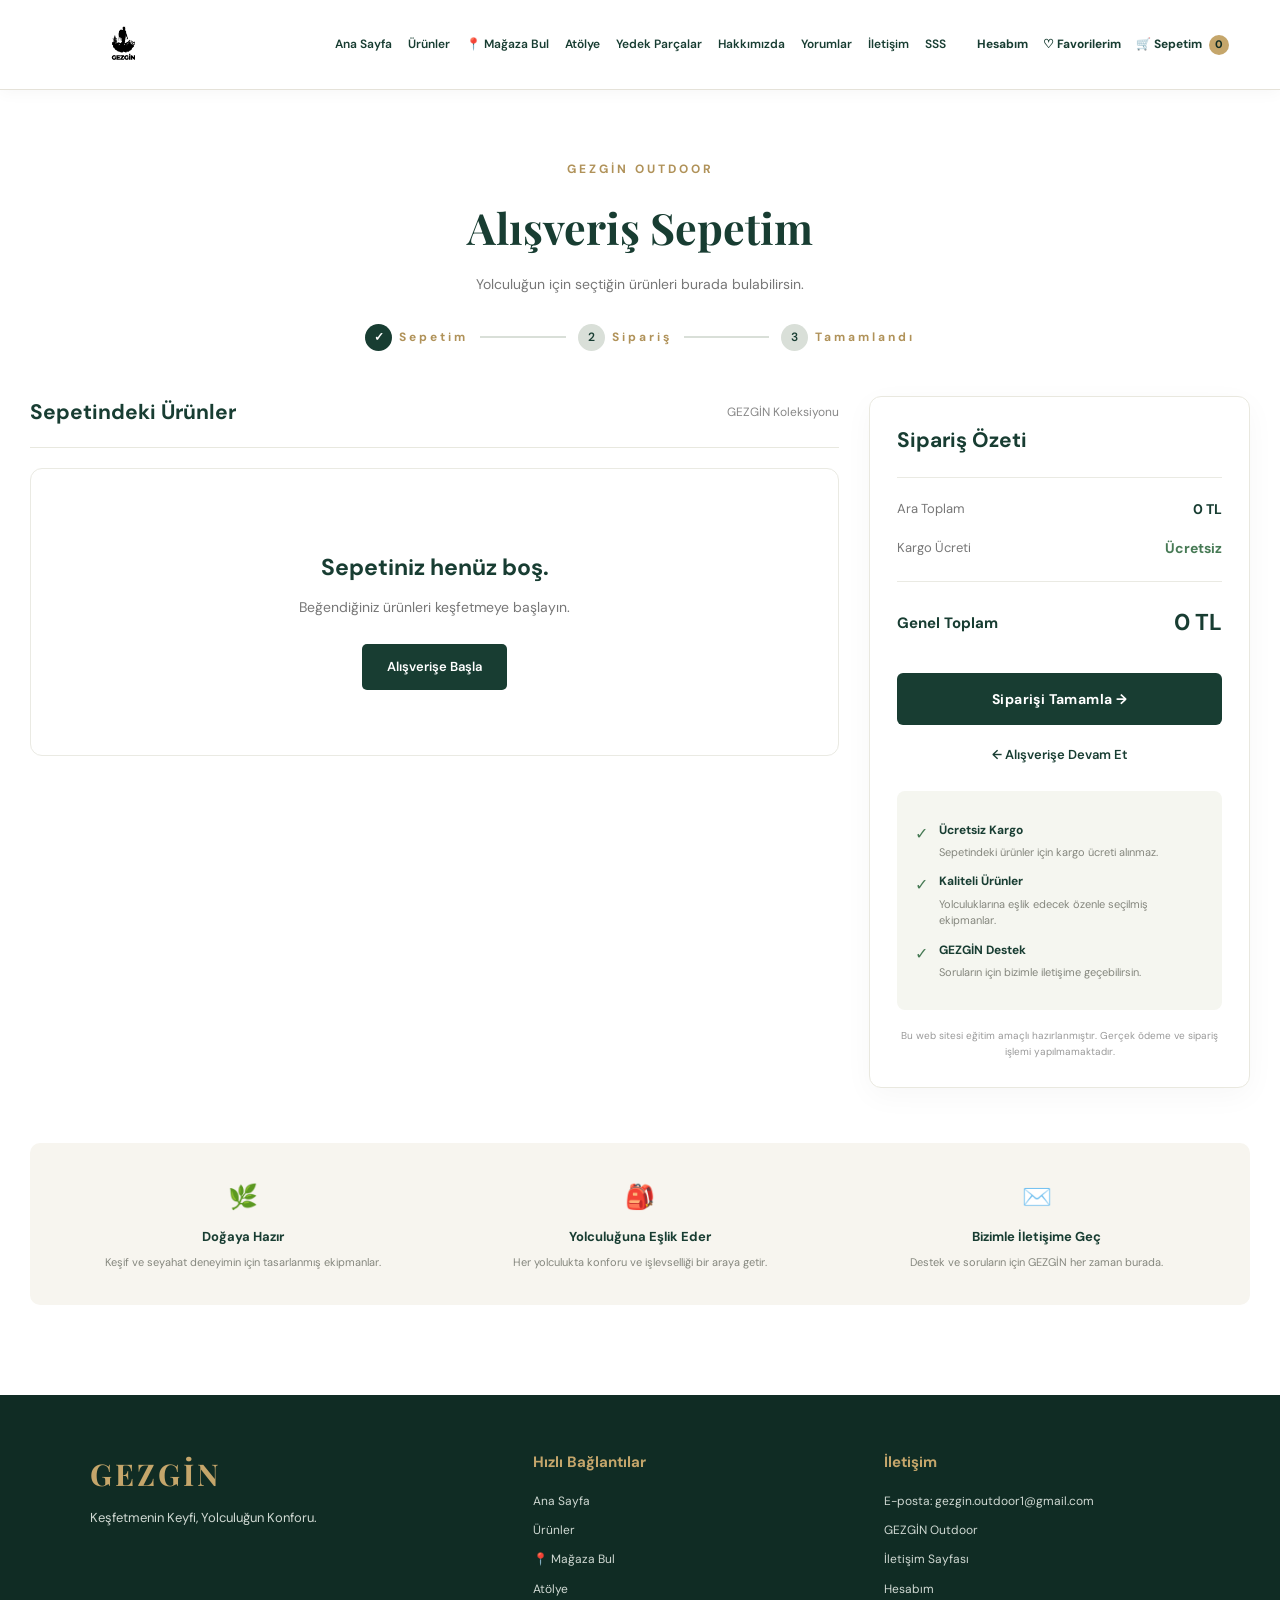
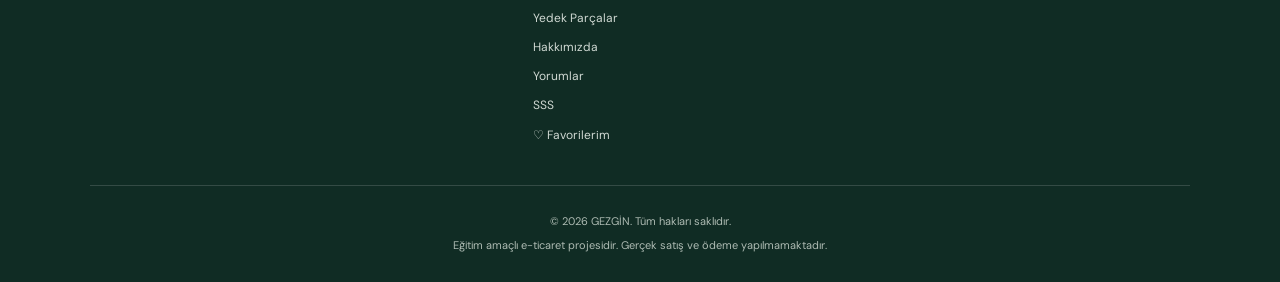
<file: sepet.html>
<!DOCTYPE html>
<html lang="tr">
<head>
    <meta charset="UTF-8">
    <meta name="viewport" content="width=device-width, initial-scale=1.0">
    <meta name="description" content="GEZGİN alışveriş sepetiniz.">
    <title>Alışveriş Sepetim | GEZGİN</title>
    <link rel="stylesheet" href="style.css">

    <style>
        /* ==================================
           GEZGİN - PROFESYONEL SEPET TASARIMI
        ================================== */

        .cart-section {
            max-width: 1450px;
            width: calc(100% - 60px);
            margin: 65px auto 90px;
        }

        .cart-heading {
            text-align: center;
            margin-bottom: 45px;
        }

        .cart-heading span {
            color: #b09259;
            font-size: 12px;
            font-weight: 700;
            letter-spacing: 3px;
        }

        .cart-heading h1 {
            color: #183d32;
            font-size: clamp(30px, 4vw, 43px);
            margin: 12px 0;
            font-family: 'Playfair Display', Georgia, serif;
        }

        .cart-heading p {
            color: #777;
            font-size: 14px;
        }

        .cart-progress {
            max-width: 550px;
            margin: 28px auto 0;
            display: flex;
            align-items: center;
            justify-content: center;
            gap: 12px;
            color: #183d32;
            font-size: 12px;
            font-weight: 600;
        }

        .cart-progress-line {
            height: 2px;
            flex: 1;
            max-width: 90px;
            background: #d9dfd8;
        }

        .cart-progress-step {
            display: flex;
            align-items: center;
            gap: 7px;
        }

        .cart-progress-icon {
            width: 27px;
            height: 27px;
            border-radius: 50%;
            background: #183d32;
            color: white;
            display: flex;
            align-items: center;
            justify-content: center;
        }

        .cart-layout {
            display: grid;
            grid-template-columns: minmax(0, 1.7fr) minmax(300px, 0.8fr);
            gap: 30px;
            align-items: start;
        }

        .cart-products {
            min-width: 0;
        }

        .cart-products-header {
            display: flex;
            justify-content: space-between;
            align-items: center;
            padding: 0 0 18px;
            border-bottom: 1px solid #e8e8df;
            margin-bottom: 20px;
        }

        .cart-products-header h2 {
            color: #183d32;
            font-size: 21px;
        }

        .cart-products-header span {
            color: #888;
            font-size: 12px;
        }

        /* ÜRÜN KARTLARI */

        #cart-items {
            display: flex;
            flex-direction: column;
            gap: 16px;
        }

        .cart-item {
            display: grid;
            grid-template-columns: 125px minmax(0, 1fr) auto;
            gap: 20px;
            align-items: center;
            padding: 20px;
            background: #fff;
            border: 1px solid #eaeae3;
            border-radius: 12px;
            transition: .25s ease;
        }

        .cart-item:hover {
            border-color: #c5a66b;
            box-shadow: 0 8px 25px rgba(24, 61, 50, .07);
        }

        .cart-product-image {
            width: 125px;
            height: 125px;
            object-fit: contain;
            background: #f7f6f1;
            border-radius: 9px;
            padding: 10px;
        }

        .cart-product-info h3 {
            color: #183d32;
            font-size: 16px;
            margin-bottom: 10px;
        }

        .cart-product-info p {
            color: #777;
            font-size: 12px;
            margin: 6px 0;
        }

        .quantity-controls {
            display: inline-flex;
            align-items: center;
            gap: 15px;
            padding: 7px 12px;
            border: 1px solid #e4e5dd;
            border-radius: 6px;
            margin-top: 12px;
        }

        .quantity-controls button {
            border: none;
            background: transparent;
            color: #183d32;
            font-size: 19px;
            cursor: pointer;
            width: 22px;
            height: 22px;
            display: flex;
            align-items: center;
            justify-content: center;
        }

        .quantity-controls button:hover {
            color: #b09259;
        }

        .quantity-controls span {
            font-size: 14px;
            font-weight: 700;
            color: #183d32;
            min-width: 15px;
            text-align: center;
        }

        .cart-item > strong {
            color: #183d32;
            font-size: 16px;
            white-space: nowrap;
            align-self: start;
            margin-top: 8px;
        }

        .remove-button {
            display: block;
            border: none;
            background: transparent;
            color: #a45d52;
            font-size: 12px;
            cursor: pointer;
            margin-top: 12px;
            text-decoration: underline;
            text-underline-offset: 3px;
        }

        .remove-button:hover {
            color: #78382f;
        }

        /* BOŞ SEPET */

        .empty-cart {
            text-align: center;
            padding: 65px 25px;
            background: #fff;
            border: 1px solid #eaeae3;
            border-radius: 12px;
        }

        .empty-cart h3 {
            color: #183d32;
            font-size: 23px;
            margin: 15px 0 10px;
        }

        .empty-cart p {
            color: #777;
            font-size: 14px;
            margin-bottom: 25px;
        }

        .empty-cart a {
            display: inline-block;
            padding: 13px 25px;
            background: #183d32;
            color: white;
            text-decoration: none;
            border-radius: 5px;
            font-size: 13px;
            font-weight: 600;
        }

        .empty-cart a:hover {
            background: #102c24;
        }

        /* SİPARİŞ ÖZETİ */

        .cart-summary {
            background: #fff;
            border: 1px solid #e9e8df;
            border-radius: 12px;
            padding: 27px;
            box-shadow: 0 8px 30px rgba(0, 0, 0, .035);
            position: sticky;
            top: 25px;
        }

        .summary-title {
            color: #183d32;
            font-size: 21px;
            padding-bottom: 20px;
            border-bottom: 1px solid #eaeae3;
            margin-bottom: 20px;
        }

        .summary-row {
            display: flex;
            align-items: center;
            justify-content: space-between;
            gap: 10px;
            margin: 16px 0;
            color: #777;
            font-size: 13px;
        }

        .summary-row strong {
            color: #183d32;
            font-size: 14px;
        }

        .shipping-free {
            color: #477a55 !important;
        }

        .summary-divider {
            border: 0;
            border-top: 1px solid #eaeae3;
            margin: 22px 0;
        }

        .total-row {
            color: #183d32;
            font-size: 15px;
            font-weight: 700;
            margin: 20px 0;
        }

        .total-row strong {
            font-size: 23px;
            color: #183d32;
        }

        .checkout-button {
            width: 100%;
            min-height: 52px;
            border: none;
            border-radius: 6px;
            background: #183d32;
            color: white;
            font-size: 14px;
            font-weight: 700;
            letter-spacing: .4px;
            cursor: pointer;
            transition: .25s ease;
            margin-top: 12px;
        }

        .checkout-button:hover {
            background: #102c24;
            transform: translateY(-2px);
            box-shadow: 0 7px 18px rgba(24, 61, 50, .18);
        }

        .continue-shopping {
            display: block;
            text-align: center;
            color: #183d32;
            font-size: 13px;
            font-weight: 600;
            text-decoration: none;
            margin-top: 20px;
        }

        .continue-shopping:hover {
            color: #b09259;
        }

        /* GÜVEN BİLGİLENDİRMESİ */

        .cart-trust-box {
            background: #f5f6f0;
            border-radius: 8px;
            padding: 18px;
            margin-top: 25px;
        }

        .cart-trust-item {
            display: flex;
            gap: 11px;
            align-items: flex-start;
            margin: 12px 0;
        }

        .cart-trust-icon {
            color: #477a55;
            font-size: 16px;
        }

        .cart-trust-item strong {
            display: block;
            color: #183d32;
            font-size: 12px;
            margin-bottom: 4px;
        }

        .cart-trust-item p {
            color: #85877e;
            font-size: 11px;
            line-height: 1.5;
        }

        .cart-note {
            color: #999;
            font-size: 10px;
            line-height: 1.6;
            text-align: center;
            margin-top: 18px;
        }

        /* ALT BİLGİ ALANI */

        .cart-bottom-info {
            display: grid;
            grid-template-columns: repeat(3, 1fr);
            gap: 20px;
            margin-top: 55px;
            padding: 25px;
            background: #f7f5ef;
            border-radius: 10px;
        }

        .cart-bottom-card {
            text-align: center;
            padding: 10px;
        }

        .cart-bottom-card span {
            font-size: 24px;
        }

        .cart-bottom-card h3 {
            color: #183d32;
            font-size: 13px;
            margin: 10px 0 6px;
        }

        .cart-bottom-card p {
            color: #85877e;
            font-size: 11px;
            line-height: 1.5;
        }

        /* MOBİL */

        @media (max-width: 900px) {
            .cart-layout {
                grid-template-columns: 1fr;
            }

            .cart-summary {
                position: static;
            }
        }

        @media (max-width: 600px) {
            .cart-section {
                width: calc(100% - 28px);
                margin: 40px auto 55px;
            }

            .cart-heading {
                margin-bottom: 30px;
            }

            .cart-progress {
                font-size: 10px;
                gap: 7px;
            }

            .cart-item {
                grid-template-columns: 85px minmax(0, 1fr);
                gap: 13px;
                padding: 13px;
            }

            .cart-product-image {
                width: 85px;
                height: 100px;
            }

            .cart-product-info h3 {
                font-size: 13px;
            }

            .cart-product-info p {
                font-size: 11px;
            }

            .cart-item > strong {
                grid-column: 2;
                margin-top: -5px;
            }

            .cart-products-header h2 {
                font-size: 17px;
            }

            .cart-summary {
                padding: 20px;
            }

            .cart-bottom-info {
                grid-template-columns: 1fr;
                gap: 8px;
                margin-top: 35px;
            }

            .cart-bottom-card {
                padding: 13px;
            }
        }
    </style>
</head>

<body>

<header class="site-header">

    <a href="index.html" class="logo">
        <img src="images/logo.png" alt="GEZGİN Logo">
    </a>

    <nav class="main-nav">
        <a href="index.html">Ana Sayfa</a>
        <a href="urunler.html">Ürünler</a>
        <a href="magazalar.html">📍 Mağaza Bul</a>
        <a href="atolye.html">Atölye</a>
        <a href="yedek-parcalar.html">Yedek Parçalar</a>
        <a href="hakkimizda.html">Hakkımızda</a>
        <a href="yorumlar.html">Yorumlar</a>
        <a href="iletisim.html">İletişim</a>
        <a href="sss.html">SSS</a>
    </nav>

    <div class="header-actions">
        <a href="hesabim.html">Hesabım</a>
        <a href="favoriler.html">♡ Favorilerim</a>
        <a href="sepet.html" class="cart-link">
            🛒 Sepetim
            <span id="cart-count">0</span>
        </a>
    </div>

</header>

<main class="cart-section">

    <div class="cart-heading">

        <span>GEZGİN OUTDOOR</span>

        <h1>Alışveriş Sepetim</h1>

        <p>Yolculuğun için seçtiğin ürünleri burada bulabilirsin.</p>

        <div class="cart-progress">

            <div class="cart-progress-step">
                <div class="cart-progress-icon">✓</div>
                <span>Sepetim</span>
            </div>

            <div class="cart-progress-line"></div>

            <div class="cart-progress-step">
                <div class="cart-progress-icon" style="background:#d9dfd8;color:#183d32;">2</div>
                <span>Sipariş</span>
            </div>

            <div class="cart-progress-line"></div>

            <div class="cart-progress-step">
                <div class="cart-progress-icon" style="background:#d9dfd8;color:#183d32;">3</div>
                <span>Tamamlandı</span>
            </div>

        </div>

    </div>

    <div class="cart-layout">

        <!-- SEPETTEKİ ÜRÜNLER -->

        <section class="cart-products">

            <div class="cart-products-header">
                <h2>Sepetindeki Ürünler</h2>
                <span>GEZGİN Koleksiyonu</span>
            </div>

            <div id="cart-items"></div>

        </section>

        <!-- SİPARİŞ ÖZETİ -->

        <aside class="cart-summary">

            <h2 class="summary-title">Sipariş Özeti</h2>

            <div class="summary-row">
                <span>Ara Toplam</span>
                <strong id="cart-subtotal">0 TL</strong>
            </div>

            <div class="summary-row">
                <span>Kargo Ücreti</span>
                <strong class="shipping-free">Ücretsiz</strong>
            </div>

            <hr class="summary-divider">

            <div class="summary-row total-row">
                <span>Genel Toplam</span>
                <strong id="cart-total">0 TL</strong>
            </div>

            <button
                class="checkout-button"
                onclick="alert('GEZGİN eğitim amaçlı bir e-ticaret projesidir. Gerçek sipariş ve ödeme işlemi yapılmamaktadır.')">

                Siparişi Tamamla →

            </button>

            <a href="urunler.html" class="continue-shopping">
                ← Alışverişe Devam Et
            </a>

            <div class="cart-trust-box">

                <div class="cart-trust-item">
                    <span class="cart-trust-icon">✓</span>
                    <div>
                        <strong>Ücretsiz Kargo</strong>
                        <p>Sepetindeki ürünler için kargo ücreti alınmaz.</p>
                    </div>
                </div>

                <div class="cart-trust-item">
                    <span class="cart-trust-icon">✓</span>
                    <div>
                        <strong>Kaliteli Ürünler</strong>
                        <p>Yolculuklarına eşlik edecek özenle seçilmiş ekipmanlar.</p>
                    </div>
                </div>

                <div class="cart-trust-item">
                    <span class="cart-trust-icon">✓</span>
                    <div>
                        <strong>GEZGİN Destek</strong>
                        <p>Soruların için bizimle iletişime geçebilirsin.</p>
                    </div>
                </div>

            </div>

            <p class="cart-note">
                Bu web sitesi eğitim amaçlı hazırlanmıştır.
                Gerçek ödeme ve sipariş işlemi yapılmamaktadır.
            </p>

        </aside>

    </div>

    <!-- ALT BİLGİLER -->

    <div class="cart-bottom-info">

        <div class="cart-bottom-card">
            <span>🌿</span>
            <h3>Doğaya Hazır</h3>
            <p>Keşif ve seyahat deneyimin için tasarlanmış ekipmanlar.</p>
        </div>

        <div class="cart-bottom-card">
            <span>🎒</span>
            <h3>Yolculuğuna Eşlik Eder</h3>
            <p>Her yolculukta konforu ve işlevselliği bir araya getir.</p>
        </div>

        <div class="cart-bottom-card">
            <span>✉️</span>
            <h3>Bizimle İletişime Geç</h3>
            <p>Destek ve soruların için GEZGİN her zaman burada.</p>
        </div>

    </div>

</main>

<footer class="site-footer">

    <div class="footer-content">

        <div class="footer-brand">
            <h2>GEZGİN</h2>
            <p>Keşfetmenin Keyfi, Yolculuğun Konforu.</p>
        </div>

        <div class="footer-links">
            <h3>Hızlı Bağlantılar</h3>
            <a href="index.html">Ana Sayfa</a>
            <a href="urunler.html">Ürünler</a>
            <a href="magazalar.html">📍 Mağaza Bul</a>
            <a href="atolye.html">Atölye</a>
            <a href="yedek-parcalar.html">Yedek Parçalar</a>
            <a href="hakkimizda.html">Hakkımızda</a>
            <a href="yorumlar.html">Yorumlar</a>
            <a href="sss.html">SSS</a>
            <a href="favoriler.html">♡ Favorilerim</a>
        </div>

        <div class="footer-contact">
            <h3>İletişim</h3>
            <p>E-posta: gezgin.outdoor1@gmail.com</p>
            <p>GEZGİN Outdoor</p>
            <a href="iletisim.html">İletişim Sayfası</a>
            <a href="hesabim.html">Hesabım</a>
        </div>

    </div>

    <div class="footer-bottom">
        <p>© 2026 GEZGİN. Tüm hakları saklıdır.</p>
        <p>Eğitim amaçlı e-ticaret projesidir. Gerçek satış ve ödeme yapılmamaktadır.</p>
    </div>

</footer>

<script src="script.js"></script>

</body>
</html>
</file>
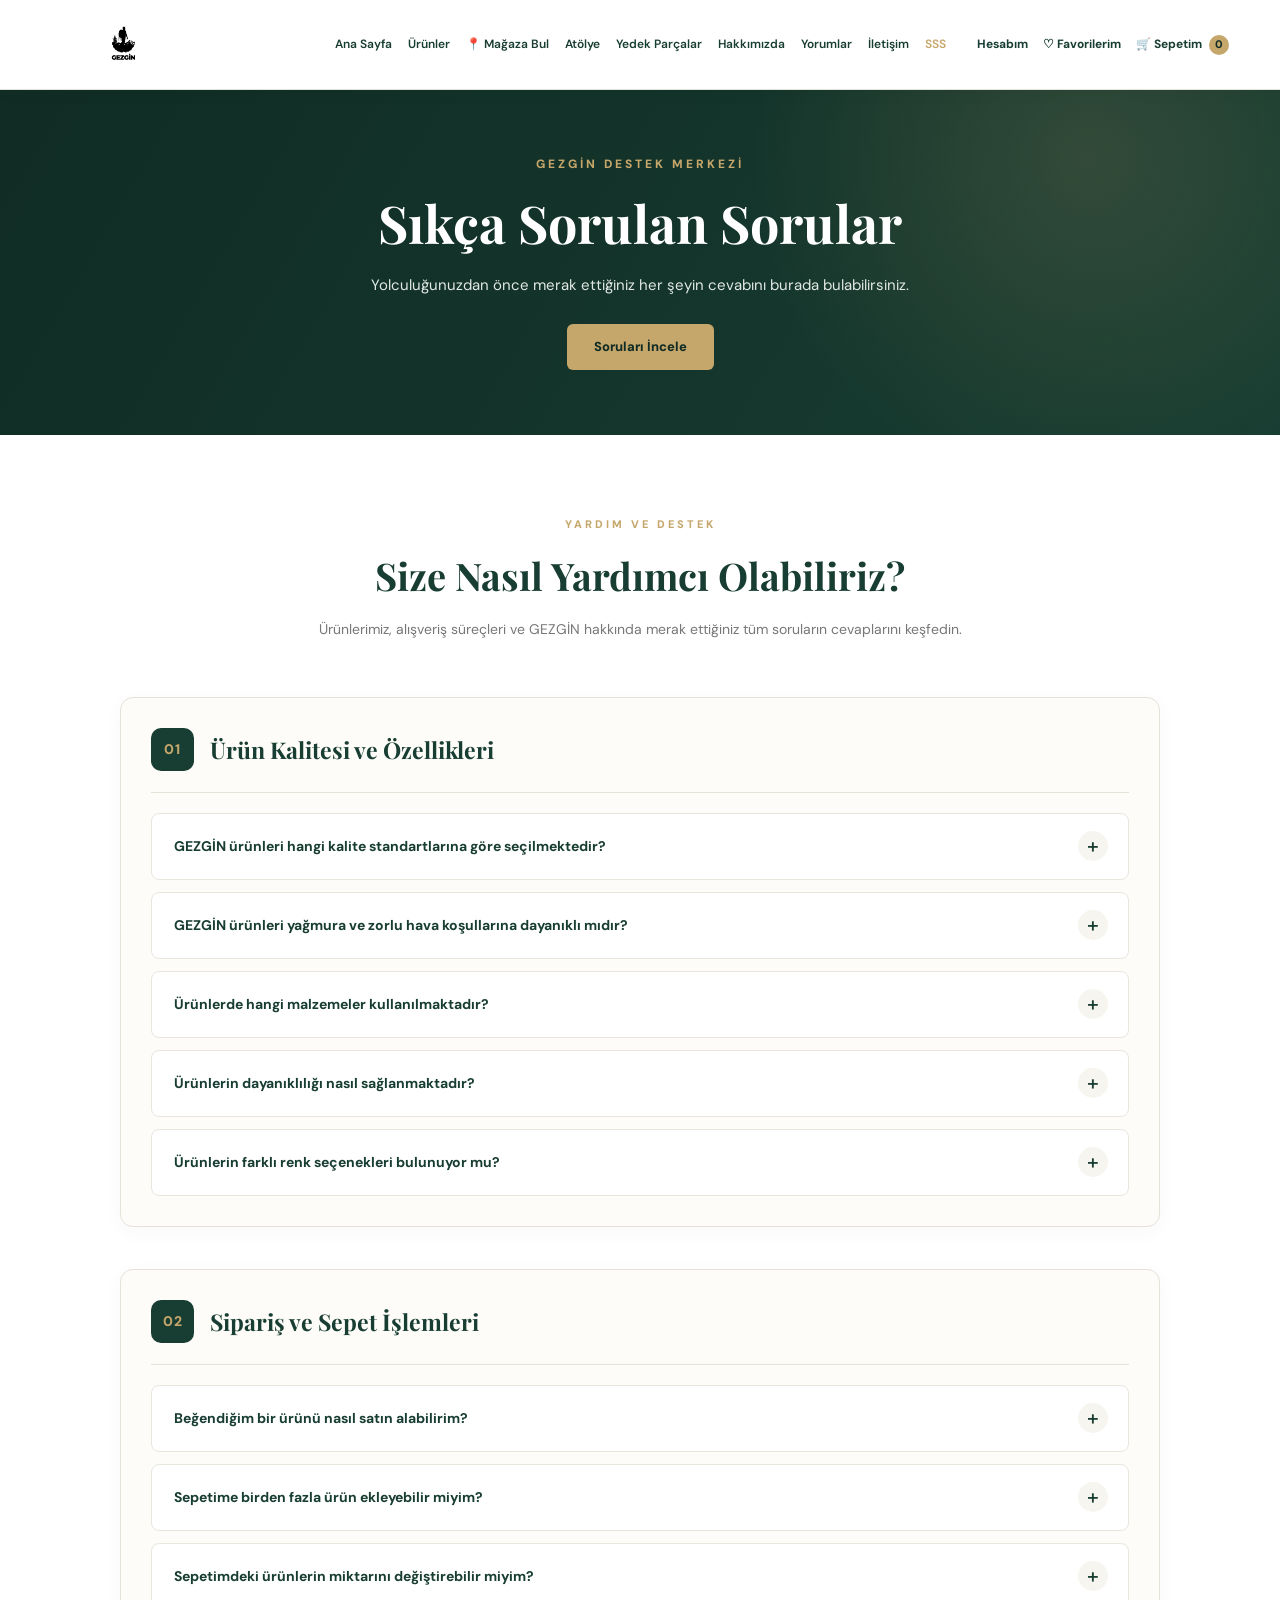
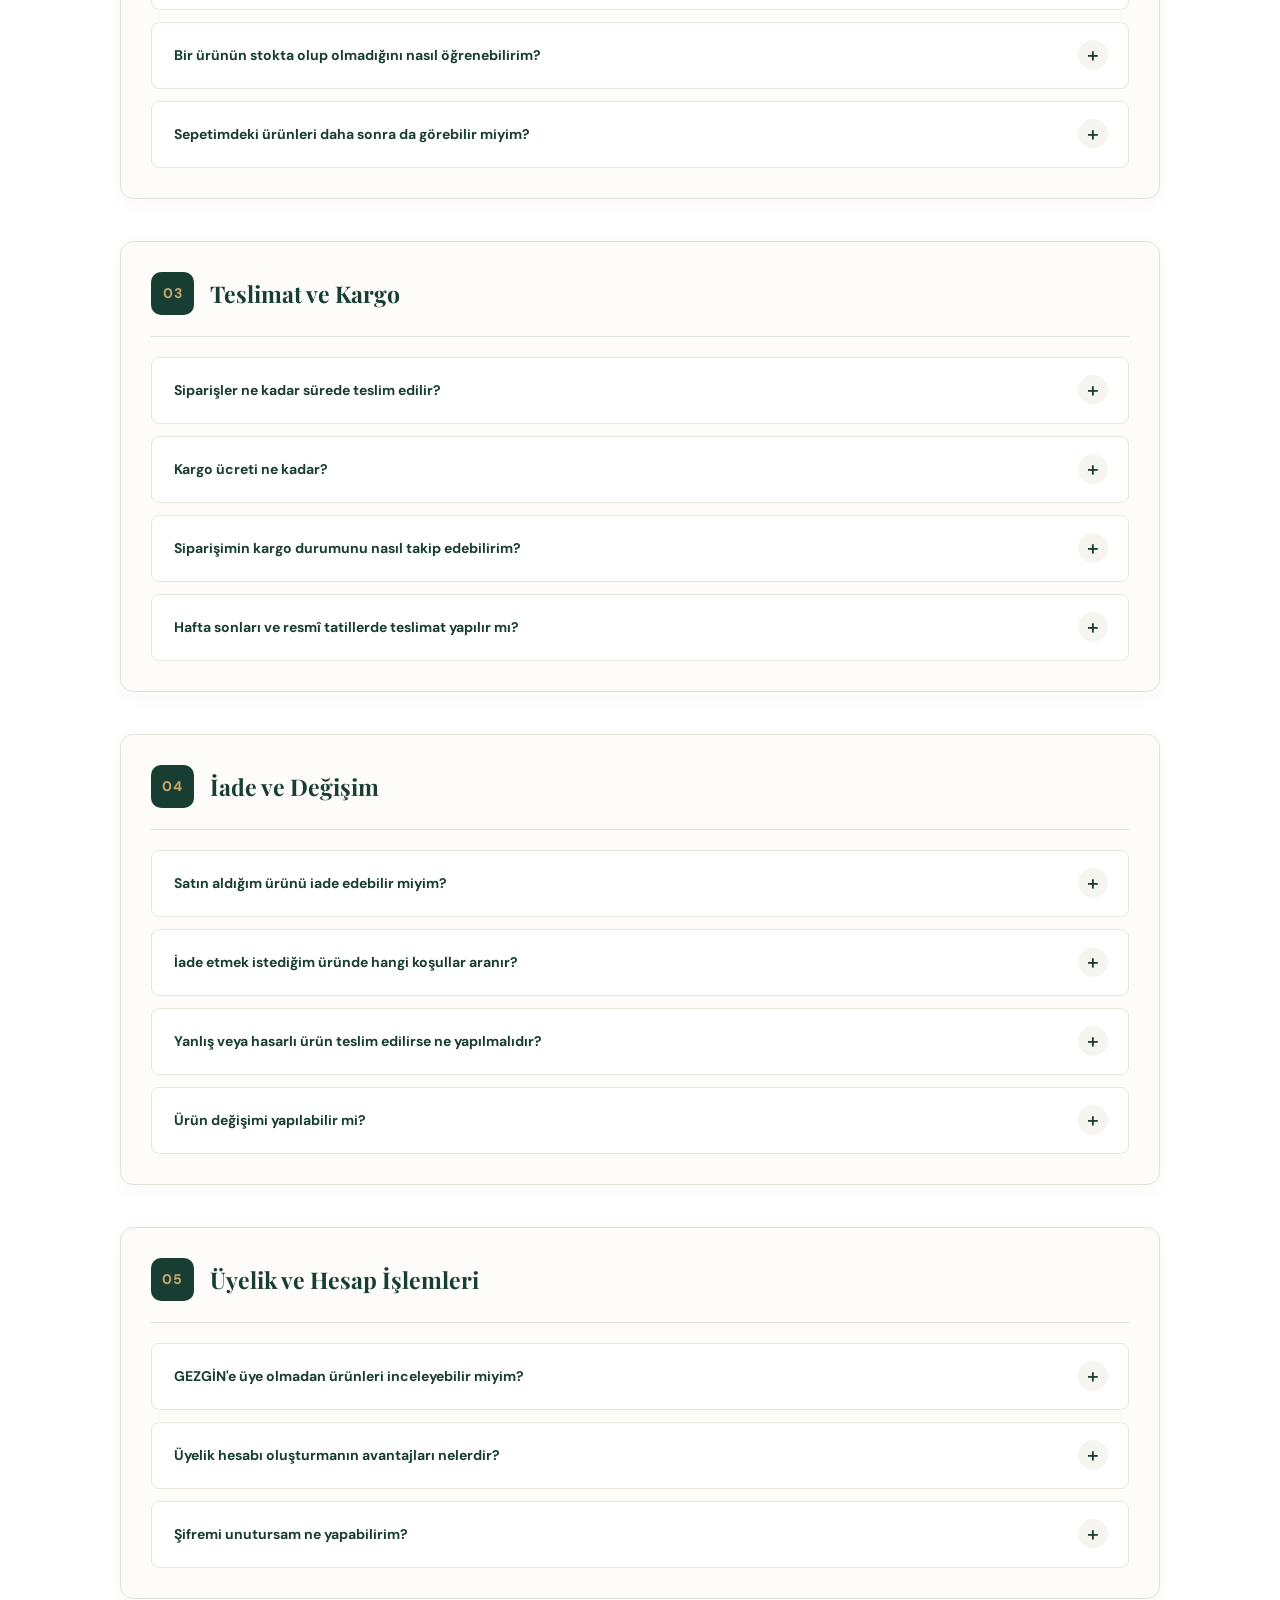
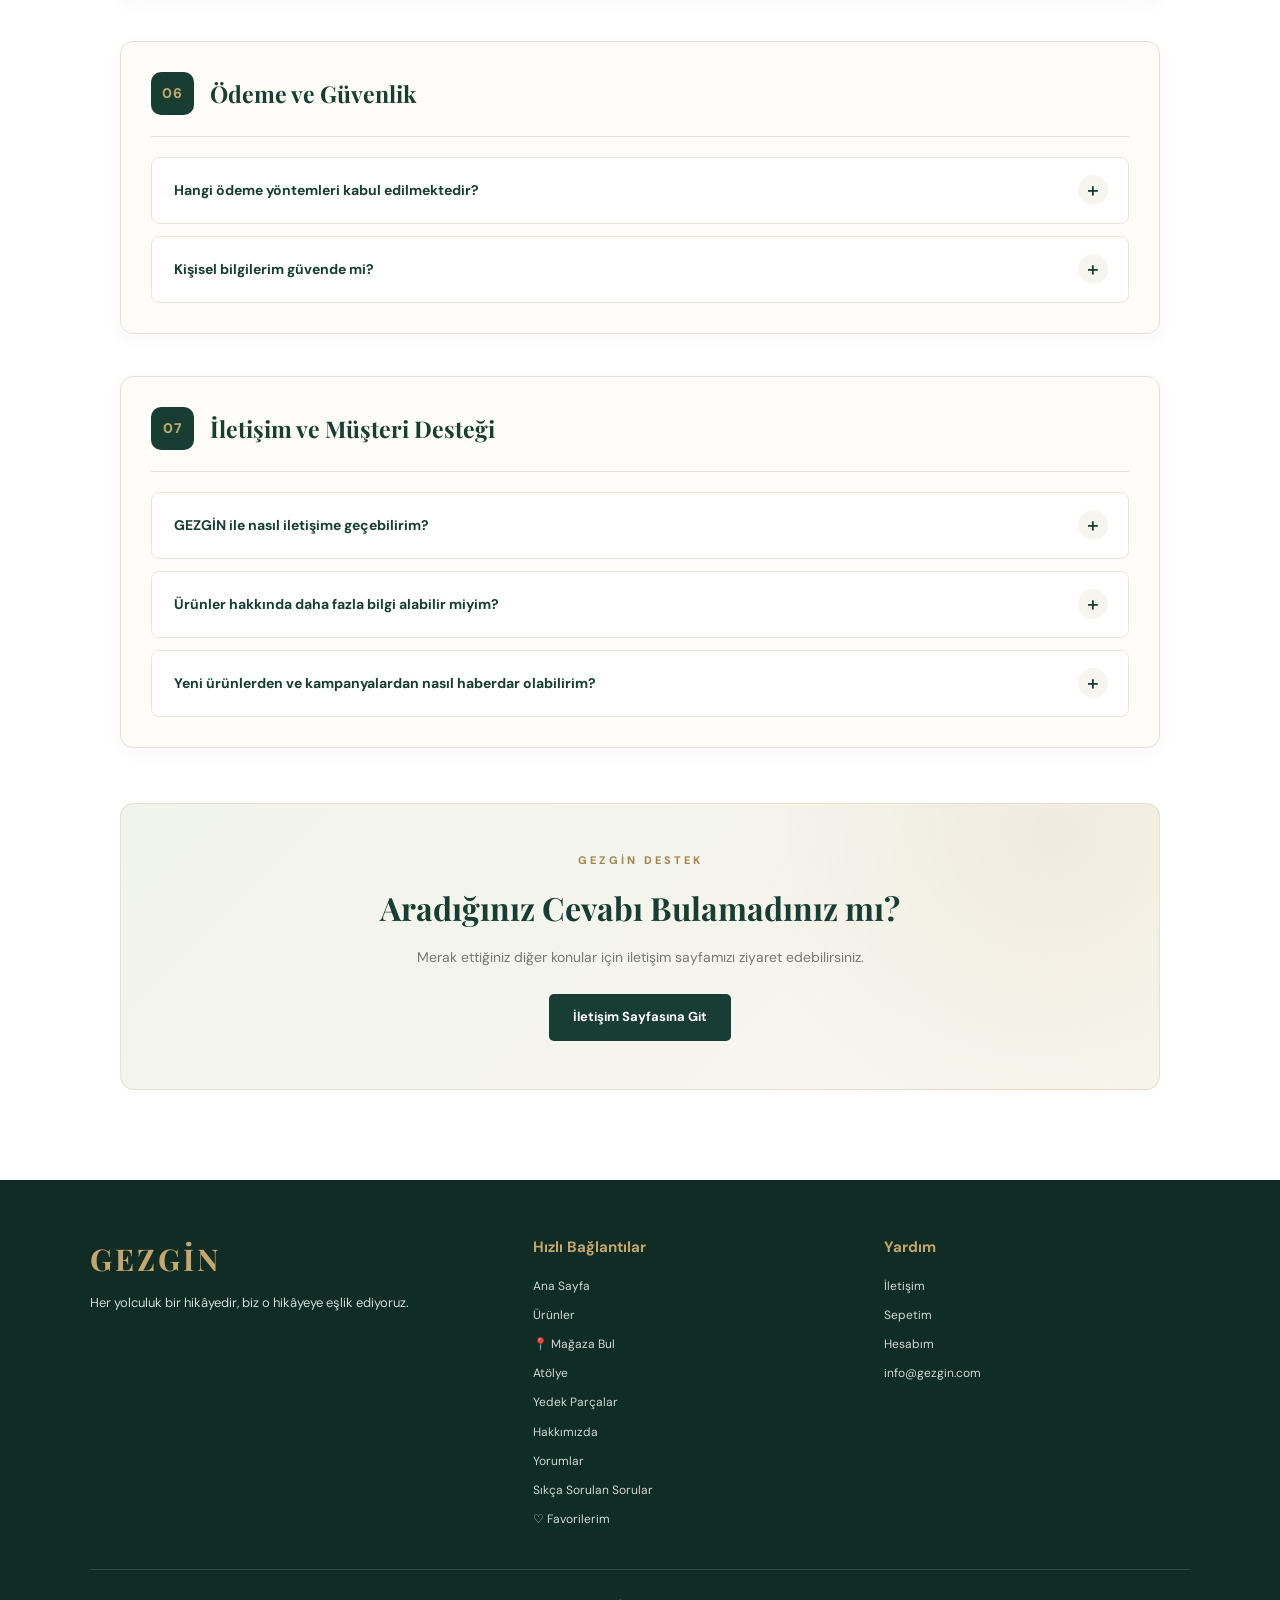
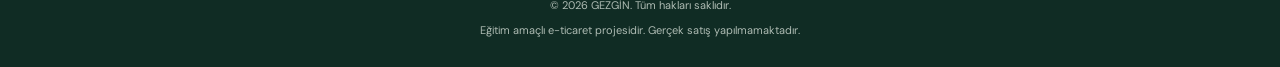
<file: sss.html>
<!DOCTYPE html>
<html lang="tr">
<head>
    <meta charset="UTF-8">
    <meta name="viewport" content="width=device-width, initial-scale=1.0">
    <meta name="description" content="GEZGİN ürün kalitesi, teslimat, iade, üyelik ve alışveriş hakkında sıkça sorulan sorular.">
    <title>Sıkça Sorulan Sorular | GEZGİN</title>
    <link rel="stylesheet" href="style.css">
</head>

<body>

<header class="site-header">

    <a href="index.html" class="logo">
        <img src="images/logo.png" alt="GEZGİN Logo">
    </a>

    <nav class="main-nav">
        <a href="index.html">Ana Sayfa</a>
        <a href="urunler.html">Ürünler</a>
        <a href="magazalar.html">📍 Mağaza Bul</a>
        <a href="atolye.html">Atölye</a>
        <a href="yedek-parcalar.html">Yedek Parçalar</a>
        <a href="hakkimizda.html">Hakkımızda</a>
        <a href="yorumlar.html">Yorumlar</a>
        <a href="iletisim.html">İletişim</a>
        <a href="sss.html" class="active" aria-current="page">SSS</a>
    </nav>

    <div class="header-actions">
        <a href="giris.html">Hesabım</a>
        <a href="favoriler.html">♡ Favorilerim</a>
        <a href="sepet.html" class="cart-link">
            🛒 Sepetim <span id="cart-count">0</span>
        </a>
    </div>

</header>


<!-- SSS HERO -->

<section class="faq-hero hero">

    <div class="hero-content">
        <span>GEZGİN DESTEK MERKEZİ</span>

        <h1>Sıkça Sorulan Sorular</h1>

        <p>
            Yolculuğunuzdan önce merak ettiğiniz her şeyin
            cevabını burada bulabilirsiniz.
        </p>

        <a href="#faq-content" class="primary-button">
            Soruları İncele
        </a>
    </div>

</section>


<!-- SSS İÇERİK -->

<main class="faq-section" id="faq-content">

    <div class="section-heading">
        <span>YARDIM VE DESTEK</span>

        <h2>Size Nasıl Yardımcı Olabiliriz?</h2>

        <p>
            Ürünlerimiz, alışveriş süreçleri ve GEZGİN hakkında
            merak ettiğiniz tüm soruların cevaplarını keşfedin.
        </p>
    </div>


    <!-- 01 ÜRÜN KALİTESİ VE ÖZELLİKLERİ -->

    <section class="faq-category">

        <div class="faq-category-heading">
            <span>01</span>
            <h2>Ürün Kalitesi ve Özellikleri</h2>
        </div>

        <details class="faq-item">
            <summary>GEZGİN ürünleri hangi kalite standartlarına göre seçilmektedir?</summary>
            <p>
                GEZGİN ürün koleksiyonu; dayanıklılık, kullanım konforu,
                işlevsellik ve tasarım özellikleri dikkate alınarak
                oluşturulmuştur. Ürünlerde seyahat ve outdoor kullanımına
                uygun malzemeler tercih edilmektedir.
            </p>
        </details>

        <details class="faq-item">
            <summary>GEZGİN ürünleri yağmura ve zorlu hava koşullarına dayanıklı mıdır?</summary>
            <p>
                Ürünlerin hava koşullarına dayanıklılığı modeline ve
                kullanılan malzemeye göre değişmektedir. Yağmurluk ve
                çadır gibi ürünlerde suya dayanıklılık özellikleri ön
                plandadır. Her ürün tamamen su geçirmez olarak
                değerlendirilmemelidir. Ürün detaylarındaki açıklamaları
                incelemenizi öneririz.
            </p>
        </details>

        <details class="faq-item">
            <summary>Ürünlerde hangi malzemeler kullanılmaktadır?</summary>
            <p>
                Ürün koleksiyonunda Ripstop polyester, Oxford kumaş,
                alüminyum alaşım, memory foam ve paslanmaz çelik gibi
                farklı kullanım amaçlarına uygun malzemeler
                bulunmaktadır. Kullanılan malzemeler ürün detay
                sayfalarında belirtilmektedir.
            </p>
        </details>

        <details class="faq-item">
            <summary>Ürünlerin dayanıklılığı nasıl sağlanmaktadır?</summary>
            <p>
                Ürün tasarımlarında sağlam dikişler, dayanıklı kumaşlar,
                kaliteli bağlantı parçaları ve kullanıma uygun malzeme
                seçimleri ön planda tutulmaktadır. Ürünlerin kullanım
                ömrü, kullanım şekline ve bakım koşullarına göre
                değişebilir.
            </p>
        </details>

        <details class="faq-item">
            <summary>Ürünlerin farklı renk seçenekleri bulunuyor mu?</summary>
            <p>
                Evet. Ürünlere göre farklı renk seçenekleri bulunmaktadır.
                Mevcut renkleri ürün kartlarından veya ürün detay
                sayfalarından inceleyebilirsiniz.
            </p>
        </details>

    </section>


    <!-- 02 SİPARİŞ VE SEPET -->

    <section class="faq-category">

        <div class="faq-category-heading">
            <span>02</span>
            <h2>Sipariş ve Sepet İşlemleri</h2>
        </div>

        <details class="faq-item">
            <summary>Beğendiğim bir ürünü nasıl satın alabilirim?</summary>
            <p>
                Ürünler sayfasından istediğiniz ürünü seçebilir,
                ürün detaylarını inceleyebilir ve Sepete Ekle
                butonuyla sepetinize ekleyebilirsiniz. Bu internet
                sitesi eğitim amaçlı olduğundan gerçek satın alma
                işlemi yapılamamaktadır.
            </p>
        </details>

        <details class="faq-item">
            <summary>Sepetime birden fazla ürün ekleyebilir miyim?</summary>
            <p>
                Evet. Farklı ürünleri sepetinize ekleyebilir,
                sepet sayfasından ürünlerinizi ve toplam tutarı
                görüntüleyebilirsiniz.
            </p>
        </details>

        <details class="faq-item">
            <summary>Sepetimdeki ürünlerin miktarını değiştirebilir miyim?</summary>
            <p>
                Evet. Sepet sayfasındaki miktar artırma ve azaltma
                kontrollerini kullanarak ürün adetlerini
                düzenleyebilirsiniz.
            </p>
        </details>

        <details class="faq-item">
            <summary>Bir ürünün stokta olup olmadığını nasıl öğrenebilirim?</summary>
            <p>
                Ürünlerin stok durumları ürün kartlarında ve ürün
                detay sayfalarında gösterilmektedir. Stokta bulunmayan
                ürünler için sitedeki stok bildirimi özelliği
                kullanılabilir. Bu özellik demo amaçlıdır.
            </p>
        </details>

        <details class="faq-item">
            <summary>Sepetimdeki ürünleri daha sonra da görebilir miyim?</summary>
            <p>
                Sepet bilgileri tarayıcının yerel depolama alanında
                saklanmaktadır. Tarayıcı verileri silinmediği sürece
                ürünlerinizi daha sonra da görüntüleyebilirsiniz.
            </p>
        </details>

    </section>


    <!-- 03 TESLİMAT VE KARGO -->

    <section class="faq-category">

        <div class="faq-category-heading">
            <span>03</span>
            <h2>Teslimat ve Kargo</h2>
        </div>

        <details class="faq-item">
            <summary>Siparişler ne kadar sürede teslim edilir?</summary>
            <p>
                Örnek mağaza teslimat politikamızda siparişlerin
                2-5 iş günü içerisinde teslim edilmesi öngörülmektedir.
                Teslimat süresi, teslimat adresine ve kargo yoğunluğuna
                göre değişebilir. GEZGİN'in mevcut eğitim projesinde
                gerçek gönderim yapılmamaktadır.
            </p>
        </details>

        <details class="faq-item">
            <summary>Kargo ücreti ne kadar?</summary>
            <p>
                Örnek mağaza modelinde kargo ücreti, sipariş tutarına
                ve teslimat koşullarına göre belirlenmektedir. Gerçek
                sipariş ve kargo altyapısı bulunmadığından bu sitede
                kargo ücreti tahsil edilmemektedir.
            </p>
        </details>

        <details class="faq-item">
            <summary>Siparişimin kargo durumunu nasıl takip edebilirim?</summary>
            <p>
                Gerçek bir e-ticaret sisteminde sipariş kargoya
                verildiğinde müşteriye takip numarası iletilir.
                Bu numara aracılığıyla gönderinin durumu takip
                edilebilir. GEZGİN projesinde gerçek kargo takibi
                bulunmamaktadır.
            </p>
        </details>

        <details class="faq-item">
            <summary>Hafta sonları ve resmî tatillerde teslimat yapılır mı?</summary>
            <p>
                Teslimat günleri, çalışılan kargo firmasının hizmet
                takvimine bağlıdır. Hafta sonu ve resmî tatillerde
                teslimat durumu kargo firmasının uygulamalarına
                göre değişebilir.
            </p>
        </details>

    </section>


    <!-- 04 İADE VE DEĞİŞİM -->

    <section class="faq-category">

        <div class="faq-category-heading">
            <span>04</span>
            <h2>İade ve Değişim</h2>
        </div>

        <details class="faq-item">
            <summary>Satın aldığım ürünü iade edebilir miyim?</summary>
            <p>
                Örnek mağaza politikamızda, mesafeli satışlarda
                tüketicilerin yasal cayma hakkı kapsamında ürünü
                teslim aldıktan sonra 14 gün içerisinde iade
                talebinde bulunabilmesi esas alınmaktadır.
                İade işlemleri yürürlükteki mevzuata ve ürünün
                niteliğine göre değerlendirilir.
            </p>
        </details>

        <details class="faq-item">
            <summary>İade etmek istediğim üründe hangi koşullar aranır?</summary>
            <p>
                Ürünün niteliğine göre iade koşulları değişebilir.
                Genel olarak ürünün, aksesuarlarının ve varsa
                ambalajının korunması önemlidir. İade hakkının
                kullanılması bakımından mevzuattaki istisnalar
                ayrıca dikkate alınır.
            </p>
        </details>

        <details class="faq-item">
            <summary>Yanlış veya hasarlı ürün teslim edilirse ne yapılmalıdır?</summary>
            <p>
                Gerçek bir mağaza uygulamasında ürün teslim alındığında
                kontrol edilmeli, yanlışlık veya hasar tespit edilmesi
                durumunda satıcıyla iletişime geçilmelidir. Tüketicinin
                ayıplı mala ilişkin yasal hakları saklıdır.
            </p>
        </details>

        <details class="faq-item">
            <summary>Ürün değişimi yapılabilir mi?</summary>
            <p>
                Örnek mağaza modelinde ürün değişimi, stok durumu ve
                ürünün niteliğine göre değerlendirilmektedir. Gerçek
                satış yapılmadığı için GEZGİN internet sitesinde
                fiilî değişim işlemi bulunmamaktadır.
            </p>
        </details>

    </section>


    <!-- 05 ÜYELİK VE HESAP -->

    <section class="faq-category">

        <div class="faq-category-heading">
            <span>05</span>
            <h2>Üyelik ve Hesap İşlemleri</h2>
        </div>

        <details class="faq-item">
            <summary>GEZGİN'e üye olmadan ürünleri inceleyebilir miyim?</summary>
            <p>
                Evet. Ürünleri incelemek, açıklamalarını okumak ve
                kategoriler arasında gezinmek için üyelik zorunlu değildir.
            </p>
        </details>

        <details class="faq-item">
            <summary>Üyelik hesabı oluşturmanın avantajları nelerdir?</summary>
            <p>
                Üyelik sistemi; kullanıcıların hesap bilgilerini
                görüntüleyebilmesi ve site içerisindeki kişisel
                alanlara erişebilmesi amacıyla tasarlanmıştır.
                Hesap özellikleri projenin mevcut işlevleriyle sınırlıdır.
            </p>
        </details>

        <details class="faq-item">
            <summary>Şifremi unutursam ne yapabilirim?</summary>
            <p>
                Gerçek bir üyelik sisteminde şifre sıfırlama bağlantısı
                kayıtlı e-posta adresine gönderilir. GEZGİN projesinde
                gerçek e-posta gönderimi ve şifre sıfırlama altyapısı
                bulunmamaktadır.
            </p>
        </details>

    </section>


    <!-- 06 ÖDEME VE GÜVENLİK -->

    <section class="faq-category">

        <div class="faq-category-heading">
            <span>06</span>
            <h2>Ödeme ve Güvenlik</h2>
        </div>

        <details class="faq-item">
            <summary>Hangi ödeme yöntemleri kabul edilmektedir?</summary>
            <p>
                Gerçek bir e-ticaret mağazasında kredi kartı,
                banka kartı ve güvenli ödeme altyapıları kullanılabilir.
                Ancak GEZGİN eğitim amaçlı bir proje olduğundan
                gerçek ödeme kabul edilmemektedir.
            </p>
        </details>

        <details class="faq-item">
            <summary>Kişisel bilgilerim güvende mi?</summary>
            <p>
                Gerçek bir e-ticaret sisteminde kullanıcı bilgilerinin
                korunması, güvenli bağlantı kullanılması ve kişisel
                verilerin ilgili mevzuata uygun işlenmesi gerekir.
                GEZGİN projesinde gerçek ödeme veya sipariş bilgisi
                toplanmamaktadır.
            </p>
        </details>

    </section>


    <!-- 07 İLETİŞİM VE DESTEK -->

    <section class="faq-category">

        <div class="faq-category-heading">
            <span>07</span>
            <h2>İletişim ve Müşteri Desteği</h2>
        </div>

        <details class="faq-item">
            <summary>GEZGİN ile nasıl iletişime geçebilirim?</summary>
            <p>
                İletişim sayfamızda bulunan form aracılığıyla örnek
                bir iletişim deneyimi sunulmaktadır. Ancak form
                gerçek e-posta veya mesaj gönderimi gerçekleştirmemektedir.
            </p>
        </details>

        <details class="faq-item">
            <summary>Ürünler hakkında daha fazla bilgi alabilir miyim?</summary>
            <p>
                Ürün detay sayfalarında ürün açıklamaları, kullanılan
                malzemeler, renk seçenekleri ve görseller yer almaktadır.
                Böylece ürünleri daha yakından inceleyebilirsiniz.
            </p>
        </details>

        <details class="faq-item">
            <summary>Yeni ürünlerden ve kampanyalardan nasıl haberdar olabilirim?</summary>
            <p>
                GEZGİN'in ana sayfasında ve ürünler bölümünde yer alan
                kampanya ve indirim alanlarından mevcut ürün fırsatlarını
                inceleyebilirsiniz.
            </p>
        </details>

    </section>


    <!-- İLETİŞİM ALANI -->

    <div class="faq-contact">

        <span>GEZGİN DESTEK</span>

        <h2>Aradığınız Cevabı Bulamadınız mı?</h2>

        <p>
            Merak ettiğiniz diğer konular için iletişim sayfamızı
            ziyaret edebilirsiniz.
        </p>

        <a href="iletisim.html" class="product-button">
            İletişim Sayfasına Git
        </a>

    </div>

</main>


<!-- FOOTER -->

<footer class="site-footer">

    <div class="footer-content">

        <div class="footer-brand">
            <h2>GEZGİN</h2>
            <p>Her yolculuk bir hikâyedir, biz o hikâyeye eşlik ediyoruz.</p>
        </div>

        <div class="footer-links">
            <h3>Hızlı Bağlantılar</h3>
            <a href="index.html">Ana Sayfa</a>
            <a href="urunler.html">Ürünler</a>
            <a href="magazalar.html">📍 Mağaza Bul</a>
            <a href="atolye.html">Atölye</a>
            <a href="yedek-parcalar.html">Yedek Parçalar</a>
            <a href="hakkimizda.html">Hakkımızda</a>
            <a href="yorumlar.html">Yorumlar</a>
            <a href="sss.html">Sıkça Sorulan Sorular</a>
            <a href="favoriler.html">♡ Favorilerim</a>
        </div>

        <div class="footer-contact">
            <h3>Yardım</h3>
            <a href="iletisim.html">İletişim</a>
            <a href="sepet.html">Sepetim</a>
            <a href="giris.html">Hesabım</a>
            <p>info@gezgin.com</p>
        </div>

    </div>

    <div class="footer-bottom">
        <p>© 2026 GEZGİN. Tüm hakları saklıdır.</p>
        <p>Eğitim amaçlı e-ticaret projesidir. Gerçek satış yapılmamaktadır.</p>
    </div>

</footer>

<script src="script.js"></script>

</body>
</html>
</file>
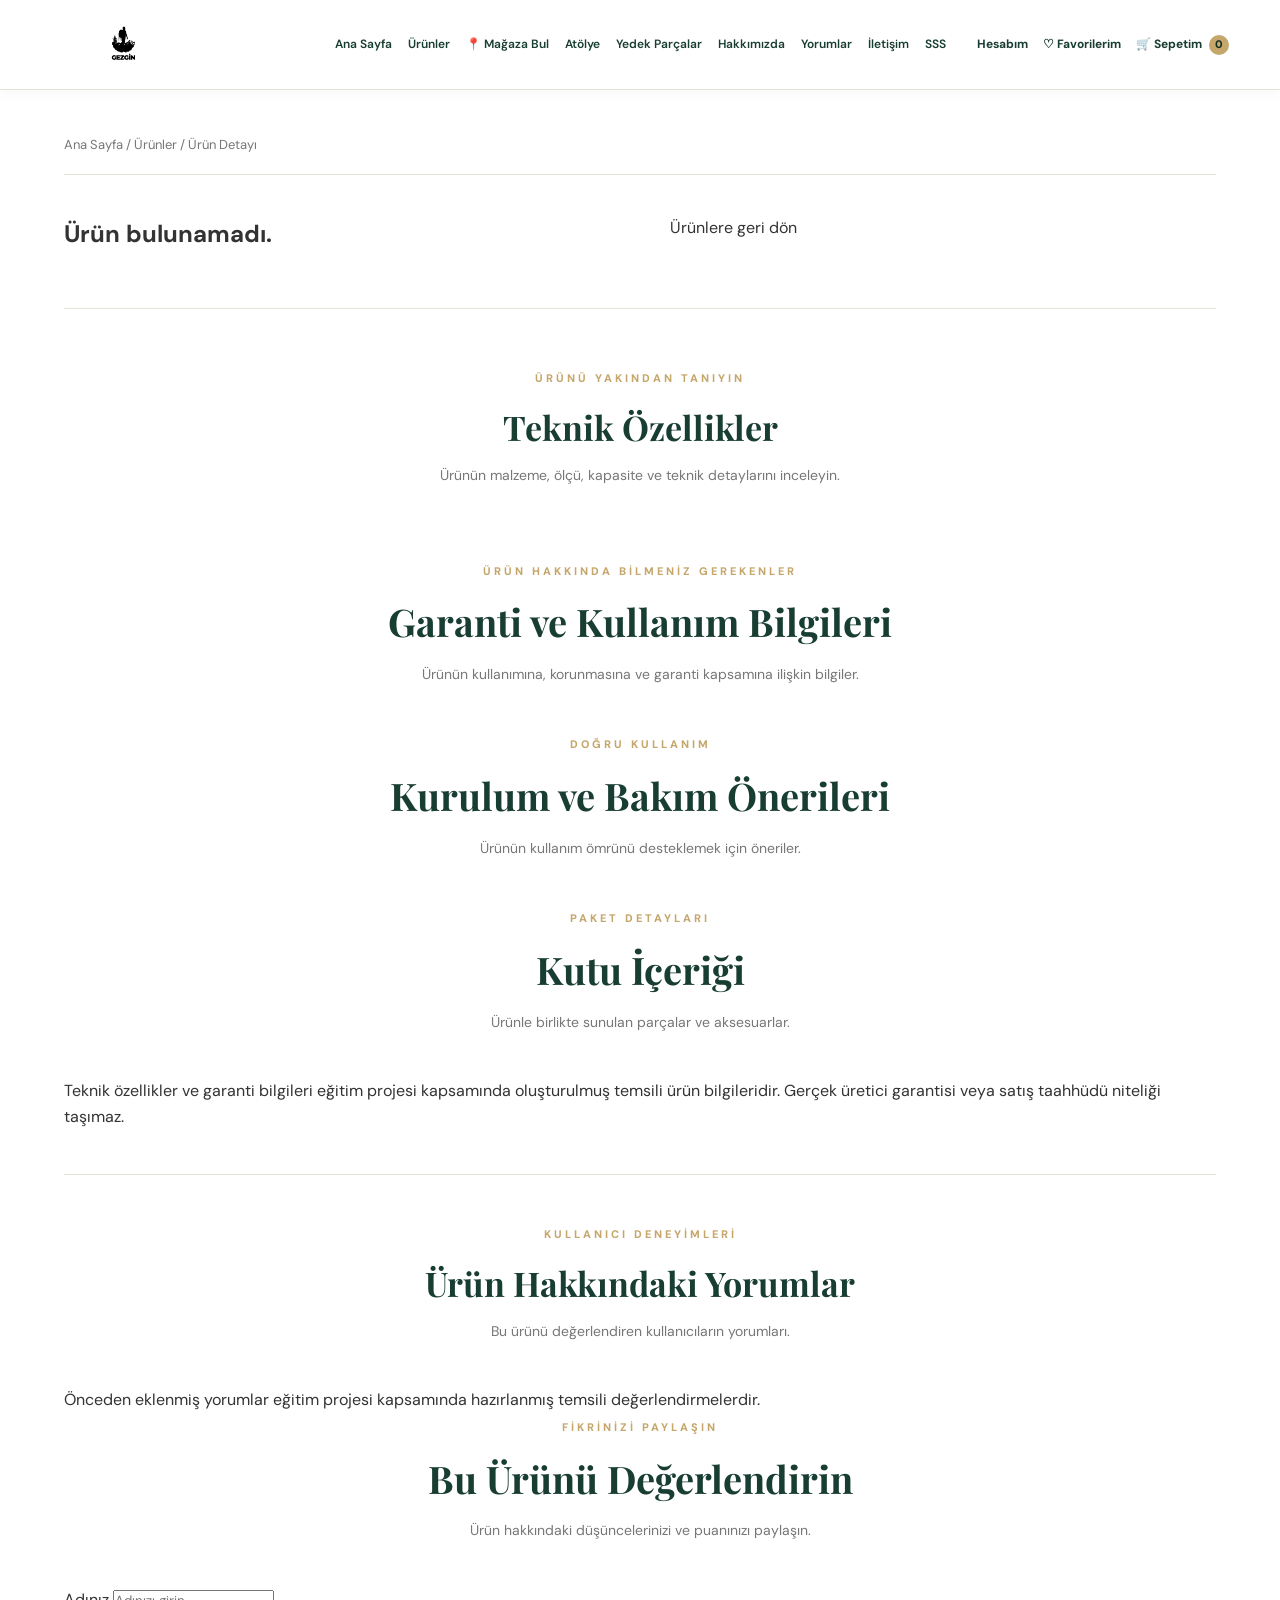
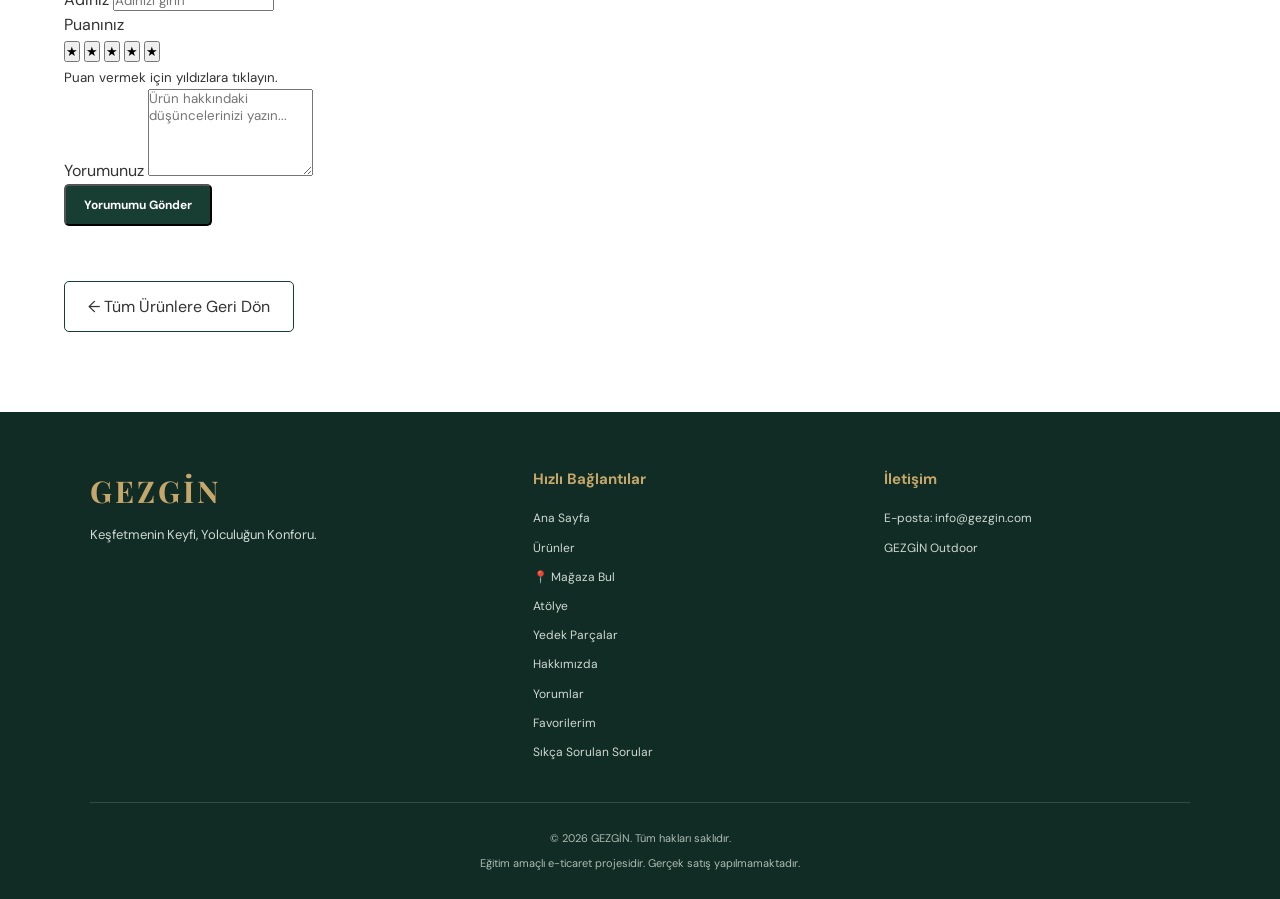
<file: urun-detay.html>
<!DOCTYPE html>
<html lang="tr">
<head>
    <meta charset="UTF-8">
    <meta name="viewport" content="width=device-width, initial-scale=1.0">
    <meta name="description" content="GEZGİN ürün detayları. Seyahat ve outdoor ürünlerini keşfedin.">
    <title>Ürün Detayı | GEZGİN</title>
    <link rel="stylesheet" href="style.css">
</head>

<body>

<header class="site-header">

    <a href="index.html" class="logo">
        <img src="images/logo.png" alt="GEZGİN Logo">
    </a>

    <nav class="main-nav">
        <a href="index.html">Ana Sayfa</a>
        <a href="urunler.html">Ürünler</a>
        <a href="magazalar.html">📍 Mağaza Bul</a>
        <a href="atolye.html">Atölye</a>
        <a href="yedek-parcalar.html">Yedek Parçalar</a>
        <a href="hakkimizda.html">Hakkımızda</a>
        <a href="yorumlar.html">Yorumlar</a>
        <a href="iletisim.html">İletişim</a>
        <a href="sss.html">SSS</a>
    </nav>

    <div class="header-actions">
        <a href="hesabim.html">Hesabım</a>
        <a href="favoriler.html">♡ Favorilerim</a>
        <a href="sepet.html" class="cart-link">
            🛒 Sepetim <span id="cart-count">0</span>
        </a>
    </div>

</header>

<main class="detail-page">

    <div class="detail-breadcrumb">
        <a href="index.html">Ana Sayfa</a>
        <span>/</span>
        <a href="urunler.html">Ürünler</a>
        <span>/</span>
        <span>Ürün Detayı</span>
    </div>

    <section class="product-detail">

        <div class="detail-gallery">

            <div class="main-product-image" id="zoom-container">
                <img id="detail-image" src="" alt="GEZGİN ürün görseli">
            </div>

            <div class="thumbnail-list" id="thumbnail-list"></div>

            <p class="zoom-info">
                🔍 Yakınlaştırmak için görselin üzerine gelin.
            </p>

        </div>

        <div class="detail-info">

            <span class="product-category" id="detail-category">
                GEZGİN KOLEKSİYONU
            </span>

            <h1 id="detail-name">Ürün Adı</h1>

            <div class="detail-rating">
                <span id="detail-rating-stars">★★★★★</span>
                <small id="detail-rating-text">
                    Ürün değerlendirmeleri
                </small>
            </div>

            <p class="detail-price" id="detail-price"></p>

            <p class="detail-description" id="detail-description"></p>
<div class="detail-color-area">
    <label for="detail-color">Renk Seçeneği</label>
    <select id="detail-color"></select>
</div>

<div class="detail-color-area" id="detail-size-area" style="display:none;">
    <label for="detail-size">Beden Seçeneği</label>
    <select id="detail-size"></select>
</div>

<div class="detail-actions">
    <button id="detail-add-button" class="product-button">
        🛒 Sepete Ekle
    </button>
</div>

            <div class="detail-delivery">
                <p>✓ Konfor odaklı ürün tasarımları</p>
                <p>✓ Farklı renk seçenekleri</p>
                <p>✓ Kullanışlı ve modern tasarım</p>
                <p>✓ Eğitim amaçlı ürün kataloğu</p>
            </div>

        </div>

    </section>

    <!-- TEKNİK ÜRÜN BİLGİLERİ -->

    <section class="product-information">

        <div class="section-heading">
            <span>ÜRÜNÜ YAKINDAN TANIYIN</span>
            <h2>Teknik Özellikler</h2>
            <p>Ürünün malzeme, ölçü, kapasite ve teknik detaylarını inceleyin.</p>
        </div>

        <div id="detail-features" class="features-table"></div>

    </section>

    <!-- GARANTİ VE KULLANIM BİLGİLERİ -->

    <section class="product-extra-information">

        <div class="section-heading">
            <span>ÜRÜN HAKKINDA BİLMENİZ GEREKENLER</span>
            <h2>Garanti ve Kullanım Bilgileri</h2>
            <p>Ürünün kullanımına, korunmasına ve garanti kapsamına ilişkin bilgiler.</p>
        </div>

        <div id="detail-warranty" class="features-table"></div>

    </section>

    <!-- KURULUM VE BAKIM -->

    <section class="product-extra-information">

        <div class="section-heading">
            <span>DOĞRU KULLANIM</span>
            <h2>Kurulum ve Bakım Önerileri</h2>
            <p>Ürünün kullanım ömrünü desteklemek için öneriler.</p>
        </div>

        <div id="detail-usage" class="features-table"></div>

    </section>

    <!-- KUTU İÇERİĞİ -->

    <section class="product-extra-information">

        <div class="section-heading">
            <span>PAKET DETAYLARI</span>
            <h2>Kutu İçeriği</h2>
            <p>Ürünle birlikte sunulan parçalar ve aksesuarlar.</p>
        </div>

        <div id="detail-box-content" class="features-table"></div>

        <p class="review-disclaimer">
            Teknik özellikler ve garanti bilgileri eğitim projesi kapsamında
            oluşturulmuş temsili ürün bilgileridir. Gerçek üretici garantisi
            veya satış taahhüdü niteliği taşımaz.
        </p>

    </section>

    <!-- KULLANICI YORUMLARI -->

    <section class="product-reviews">

        <div class="section-heading">
            <span>KULLANICI DENEYİMLERİ</span>
            <h2>Ürün Hakkındaki Yorumlar</h2>
            <p>Bu ürünü değerlendiren kullanıcıların yorumları.</p>
        </div>

        <div id="detail-reviews" class="reviews-grid"></div>

        <p class="review-disclaimer">
            Önceden eklenmiş yorumlar eğitim projesi kapsamında
            hazırlanmış temsili değerlendirmelerdir.
        </p>

    </section>

    <!-- YENİ YORUM EKLEME ALANI -->

    <section class="add-review-section">

        <div class="section-heading">
            <span>FİKRİNİZİ PAYLAŞIN</span>
            <h2>Bu Ürünü Değerlendirin</h2>
            <p>Ürün hakkındaki düşüncelerinizi ve puanınızı paylaşın.</p>
        </div>

        <form id="product-review-form" class="product-review-form">

            <div class="review-form-group">

                <label for="review-name">Adınız</label>

                <input
                    type="text"
                    id="review-name"
                    placeholder="Adınızı girin"
                    maxlength="40"
                    required
                >

            </div>

            <div class="review-form-group">

                <label>Puanınız</label>

                <div class="star-rating" id="star-rating">

                    <button type="button" data-rating="1" aria-label="1 yıldız">★</button>
                    <button type="button" data-rating="2" aria-label="2 yıldız">★</button>
                    <button type="button" data-rating="3" aria-label="3 yıldız">★</button>
                    <button type="button" data-rating="4" aria-label="4 yıldız">★</button>
                    <button type="button" data-rating="5" aria-label="5 yıldız">★</button>

                </div>

                <input type="hidden" id="review-rating" value="0">

                <small id="rating-message">
                    Puan vermek için yıldızlara tıklayın.
                </small>

            </div>

            <div class="review-form-group">

                <label for="review-comment">Yorumunuz</label>

                <textarea
                    id="review-comment"
                    rows="5"
                    placeholder="Ürün hakkındaki düşüncelerinizi yazın..."
                    maxlength="500"
                    required
                ></textarea>

            </div>

            <button type="submit" class="product-button">
                Yorumumu Gönder
            </button>

            <p id="review-form-message" aria-live="polite"></p>

        </form>

    </section>

    <div class="detail-back-link">
        <a href="urunler.html">← Tüm Ürünlere Geri Dön</a>
    </div>

</main>

<footer class="site-footer">

    <div class="footer-content">

        <div class="footer-brand">
            <h2>GEZGİN</h2>
            <p>Keşfetmenin Keyfi, Yolculuğun Konforu.</p>
        </div>

        <div class="footer-links">
            <h3>Hızlı Bağlantılar</h3>
            <a href="index.html">Ana Sayfa</a>
            <a href="urunler.html">Ürünler</a>
            <a href="magazalar.html">📍 Mağaza Bul</a>
            <a href="atolye.html">Atölye</a>
            <a href="yedek-parcalar.html">Yedek Parçalar</a>
            <a href="hakkimizda.html">Hakkımızda</a>
            <a href="yorumlar.html">Yorumlar</a>
            <a href="favoriler.html">Favorilerim</a>
            <a href="sss.html">Sıkça Sorulan Sorular</a>
        </div>

        <div class="footer-contact">
            <h3>İletişim</h3>
            <p>E-posta: info@gezgin.com</p>
            <p>GEZGİN Outdoor</p>
        </div>

    </div>

    <div class="footer-bottom">
        <p>© 2026 GEZGİN. Tüm hakları saklıdır.</p>
        <p>Eğitim amaçlı e-ticaret projesidir. Gerçek satış yapılmamaktadır.</p>
    </div>

</footer>

<script src="script.js"></script>

</body>
</html>
</file>
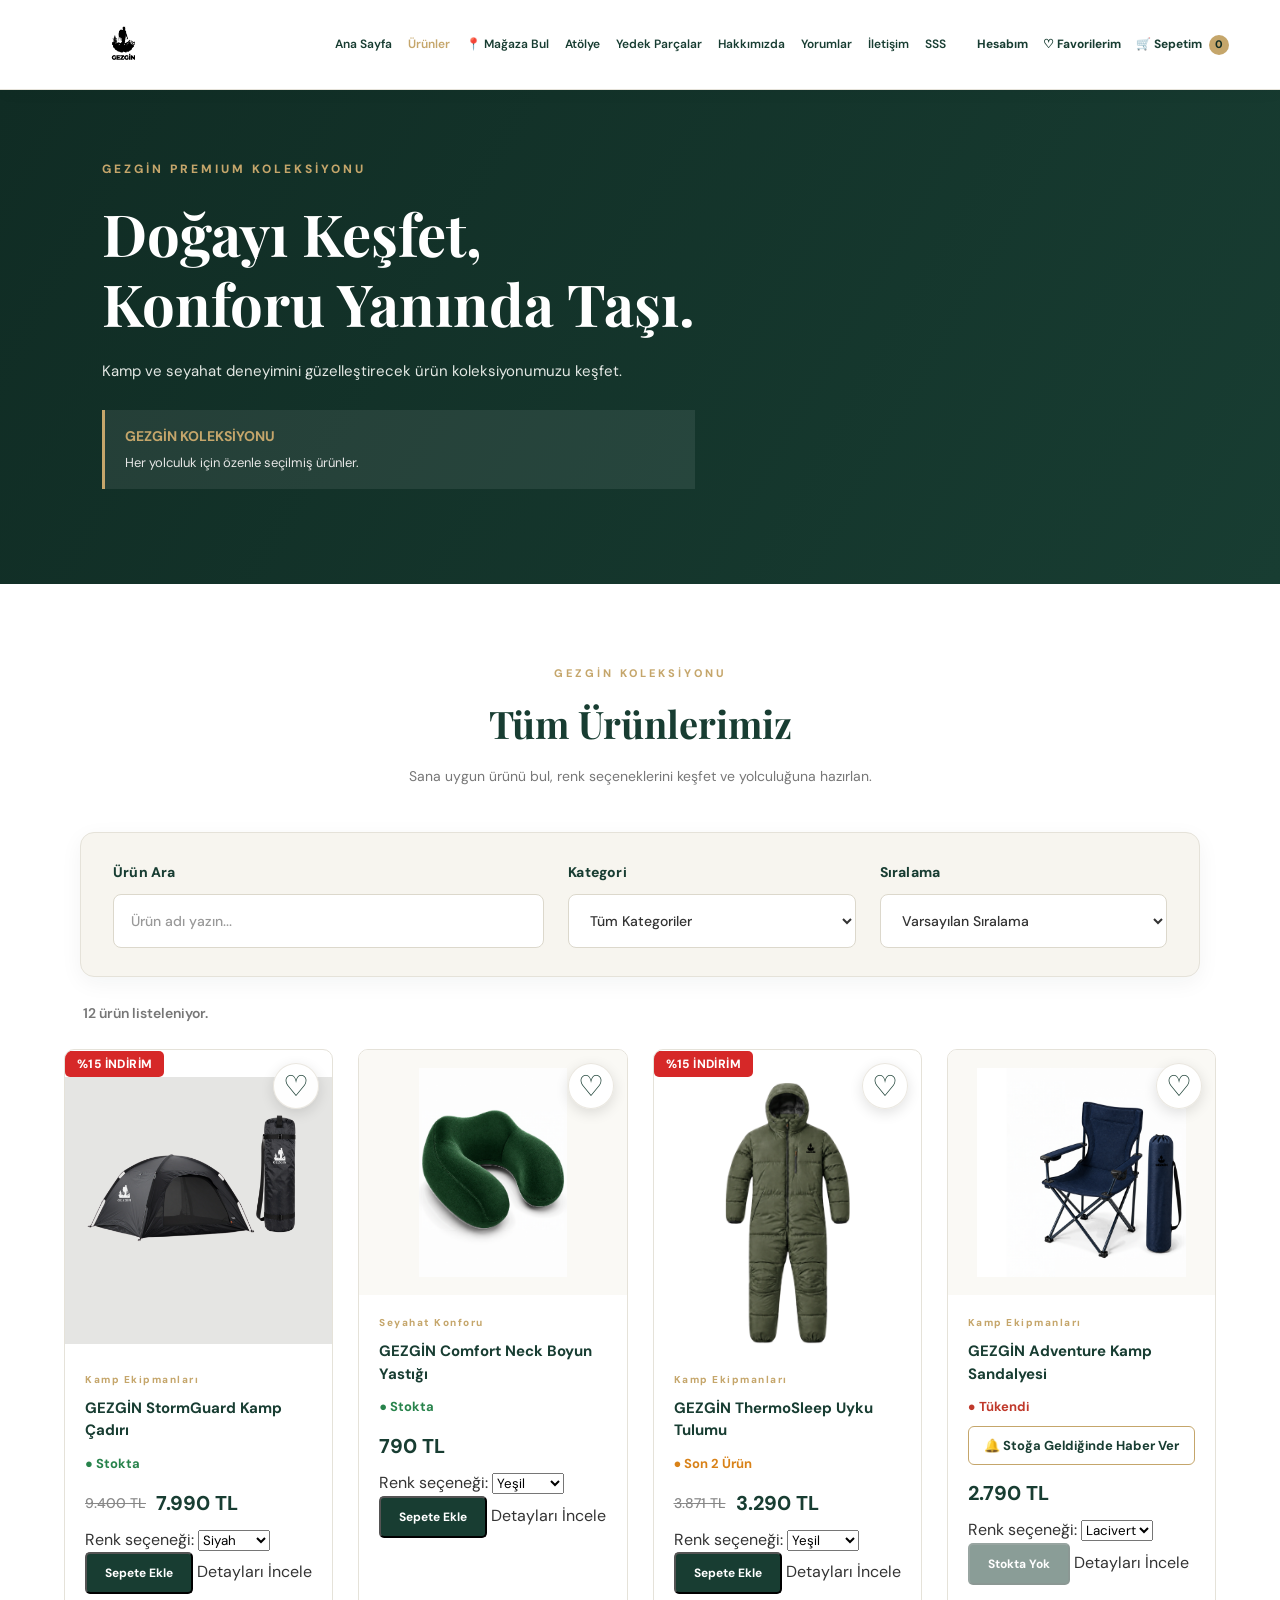
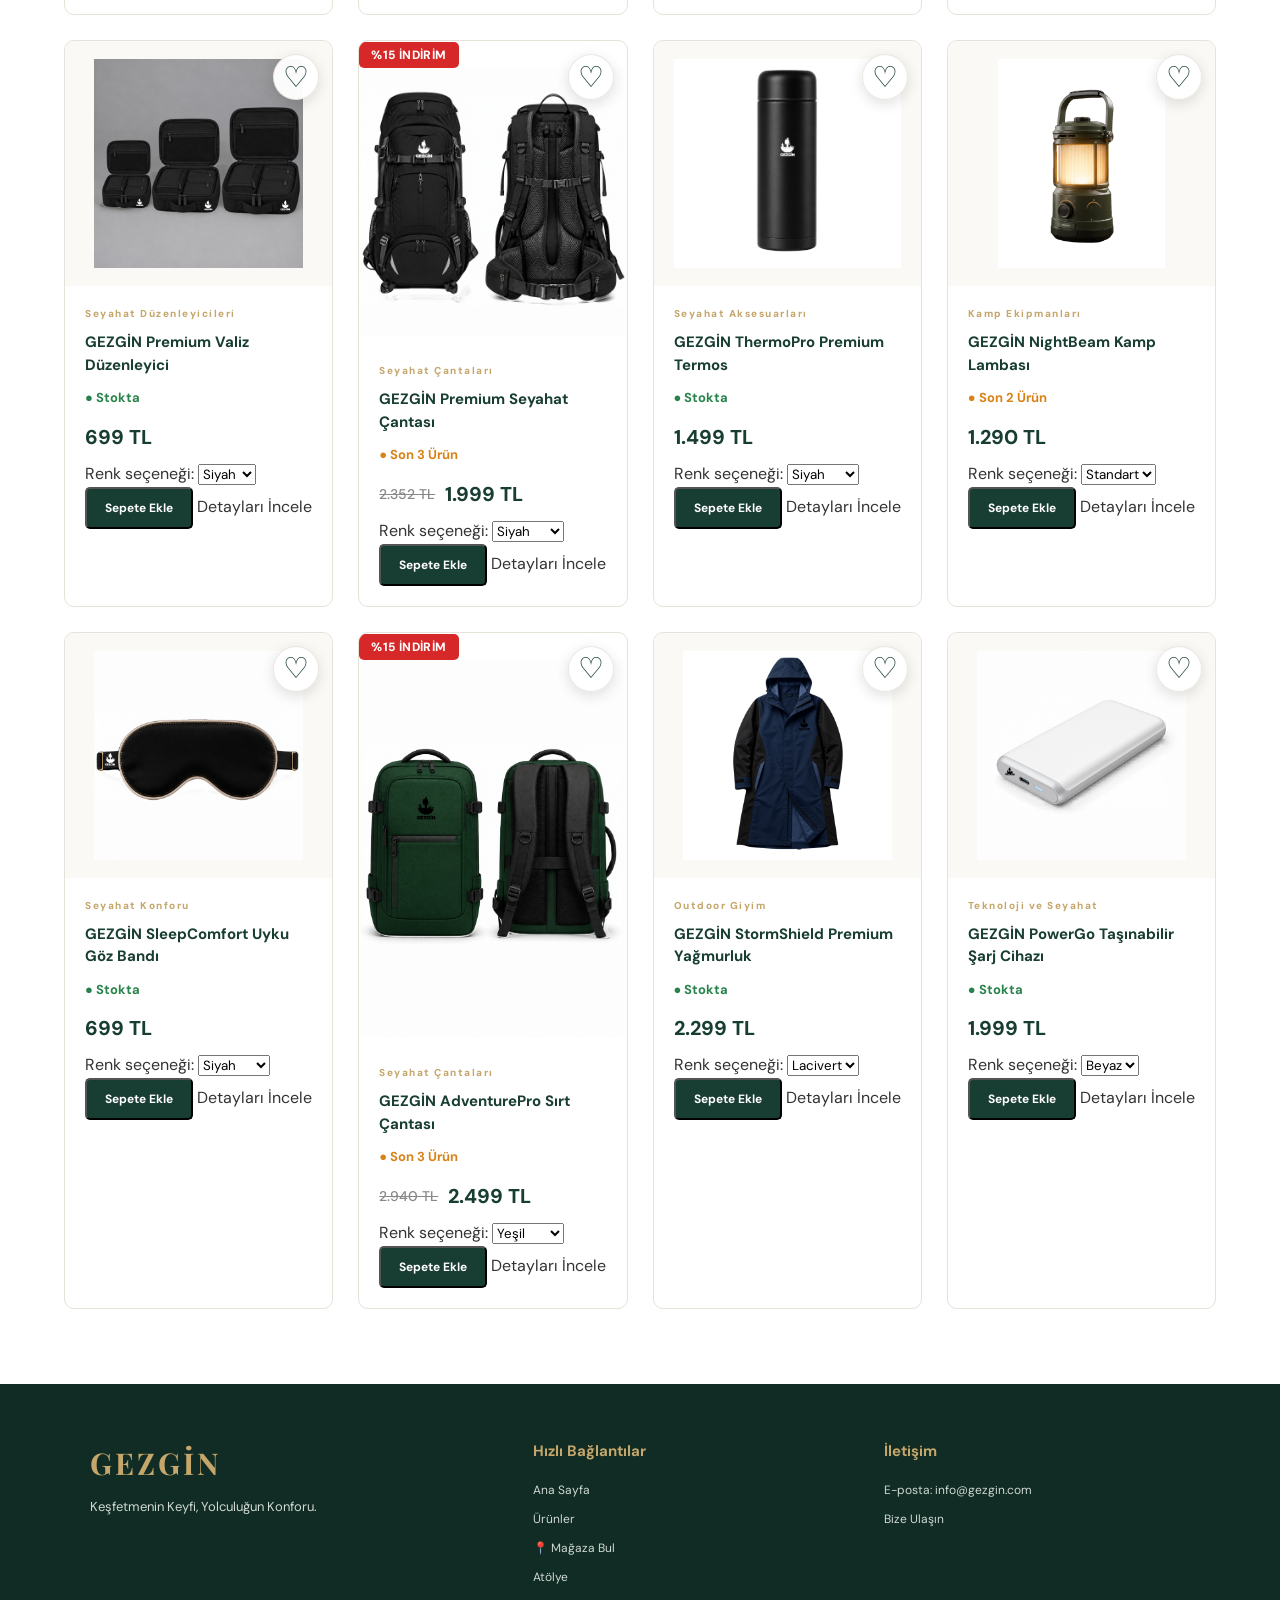
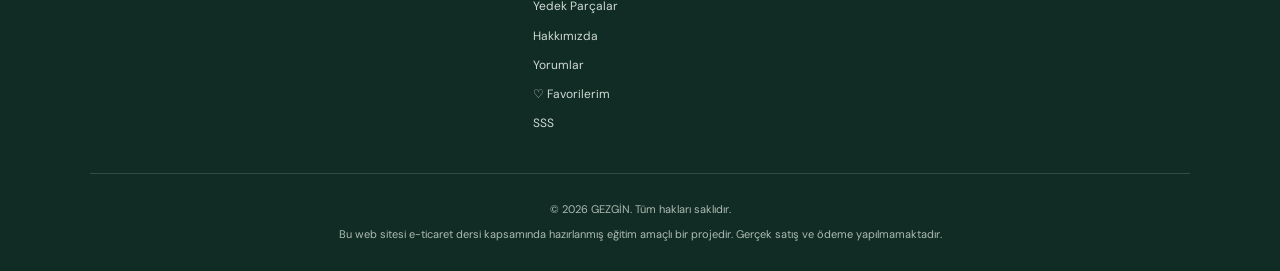
<file: urunler.html>
<!DOCTYPE html>
<html lang="tr">
<head>
    <meta charset="UTF-8">
    <meta name="viewport" content="width=device-width, initial-scale=1.0">
    <title>Ürünlerimiz | GEZGİN</title>
    <link rel="stylesheet" href="style.css">
</head>

<body>

<header class="site-header">

    <a href="index.html" class="logo">
        <img src="images/logo.png" alt="GEZGİN Logo">
    </a>

    <nav class="main-nav">
        <a href="index.html">Ana Sayfa</a>
        <a href="urunler.html" class="active">Ürünler</a>
        <a href="magazalar.html">📍 Mağaza Bul</a>
        <a href="atolye.html">Atölye</a>
        <a href="yedek-parcalar.html">Yedek Parçalar</a>
        <a href="hakkimizda.html">Hakkımızda</a>
        <a href="yorumlar.html">Yorumlar</a>
        <a href="iletisim.html">İletişim</a>
        <a href="sss.html">SSS</a>
    </nav>

    <div class="header-actions">

        <a href="giris.html">Hesabım</a>

        <a href="favoriler.html">♡ Favorilerim</a>

        <a href="sepet.html" class="cart-link">
            🛒 Sepetim
            <span id="cart-count">0</span>
        </a>

    </div>

</header>


<main>

    <section class="hero-section">

        <div class="hero-content">

            <span class="hero-label">GEZGİN PREMIUM KOLEKSİYONU</span>

            <h1>Doğayı Keşfet,<br>Konforu Yanında Taşı.</h1>

            <p>
                Kamp ve seyahat deneyimini güzelleştirecek
                ürün koleksiyonumuzu keşfet.
            </p>

            <div class="discount-box">
                <strong>GEZGİN KOLEKSİYONU</strong>
                <span>Her yolculuk için özenle seçilmiş ürünler.</span>
            </div>

        </div>

    </section>


    <section class="featured-section">

        <div class="section-heading">

            <span>GEZGİN KOLEKSİYONU</span>

            <h2>Tüm Ürünlerimiz</h2>

            <p>
                Sana uygun ürünü bul, renk seçeneklerini keşfet
                ve yolculuğuna hazırlan.
            </p>

        </div>


        <div class="product-controls">

            <div class="search-box">

                <label for="product-search">Ürün Ara</label>

                <input
                    type="search"
                    id="product-search"
                    placeholder="Ürün adı yazın..."
                >

            </div>


            <div class="filter-box">

                <label for="category-filter">Kategori</label>

                <select id="category-filter">

                    <option value="all">Tüm Kategoriler</option>
                    <option value="kamp">Kamp Ekipmanları</option>
                    <option value="seyahat">Seyahat Ürünleri</option>
                    <option value="outdoor">Outdoor Yaşam</option>
                    <option value="aksesuar">Seyahat Aksesuarları</option>

                </select>

            </div>


            <div class="sort-box">

                <label for="sort-filter">Sıralama</label>

                <select id="sort-filter">

                    <option value="default">Varsayılan Sıralama</option>
                    <option value="low-high">Fiyat: Artan</option>
                    <option value="high-low">Fiyat: Azalan</option>
                    <option value="az">İsim: A - Z</option>
                    <option value="za">İsim: Z - A</option>

                </select>

            </div>

        </div>


        <div class="product-results">

            <p id="product-result-count">
                Ürünler yükleniyor...
            </p>

        </div>


        <div class="product-grid" id="product-list">

        </div>


        <div id="no-products" class="no-products" style="display: none;">

            <h3>Aradığın ürün bulunamadı.</h3>

            <p>
                Farklı bir ürün adı veya kategori deneyebilirsin.
            </p>

        </div>

    </section>

</main>


<footer class="site-footer">

    <div class="footer-content">


        <div class="footer-brand">

            <h2>GEZGİN</h2>

            <p>
                Keşfetmenin Keyfi, Yolculuğun Konforu.
            </p>

        </div>


        <div class="footer-links">

            <h3>Hızlı Bağlantılar</h3>

            <a href="index.html">Ana Sayfa</a>
            <a href="urunler.html">Ürünler</a>
            <a href="magazalar.html">📍 Mağaza Bul</a>
            <a href="atolye.html">Atölye</a>
            <a href="yedek-parcalar.html">Yedek Parçalar</a>
            <a href="hakkimizda.html">Hakkımızda</a>
            <a href="yorumlar.html">Yorumlar</a>
            <a href="favoriler.html">♡ Favorilerim</a>
            <a href="sss.html">SSS</a>

        </div>


        <div class="footer-contact">

            <h3>İletişim</h3>

            <p>E-posta: info@gezgin.com</p>

            <a href="iletisim.html">Bize Ulaşın</a>

        </div>


    </div>


    <div class="footer-bottom">

        <p>
            © 2026 GEZGİN. Tüm hakları saklıdır.
        </p>

        <p>
            Bu web sitesi e-ticaret dersi kapsamında hazırlanmış
            eğitim amaçlı bir projedir. Gerçek satış ve ödeme yapılmamaktadır.
        </p>

    </div>

</footer>


<script src="script.js"></script>

</body>
</html>
</file>
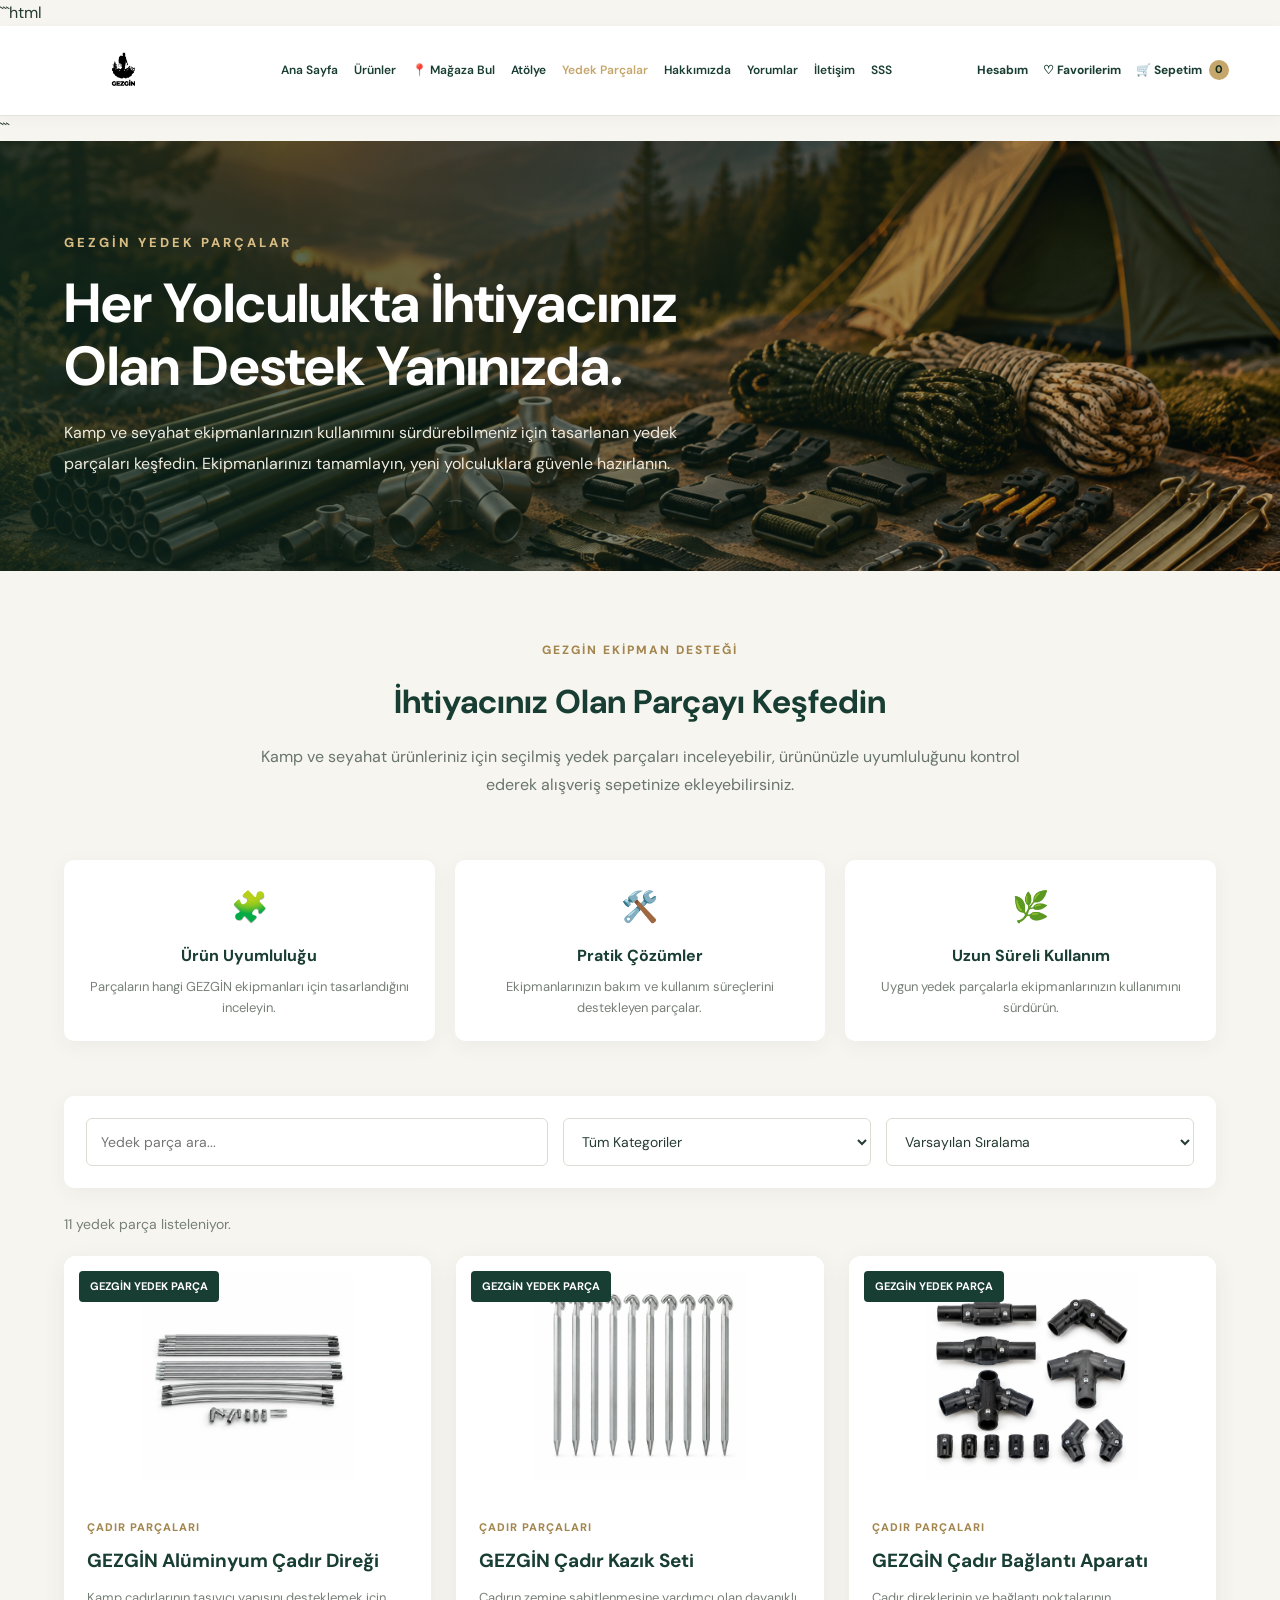
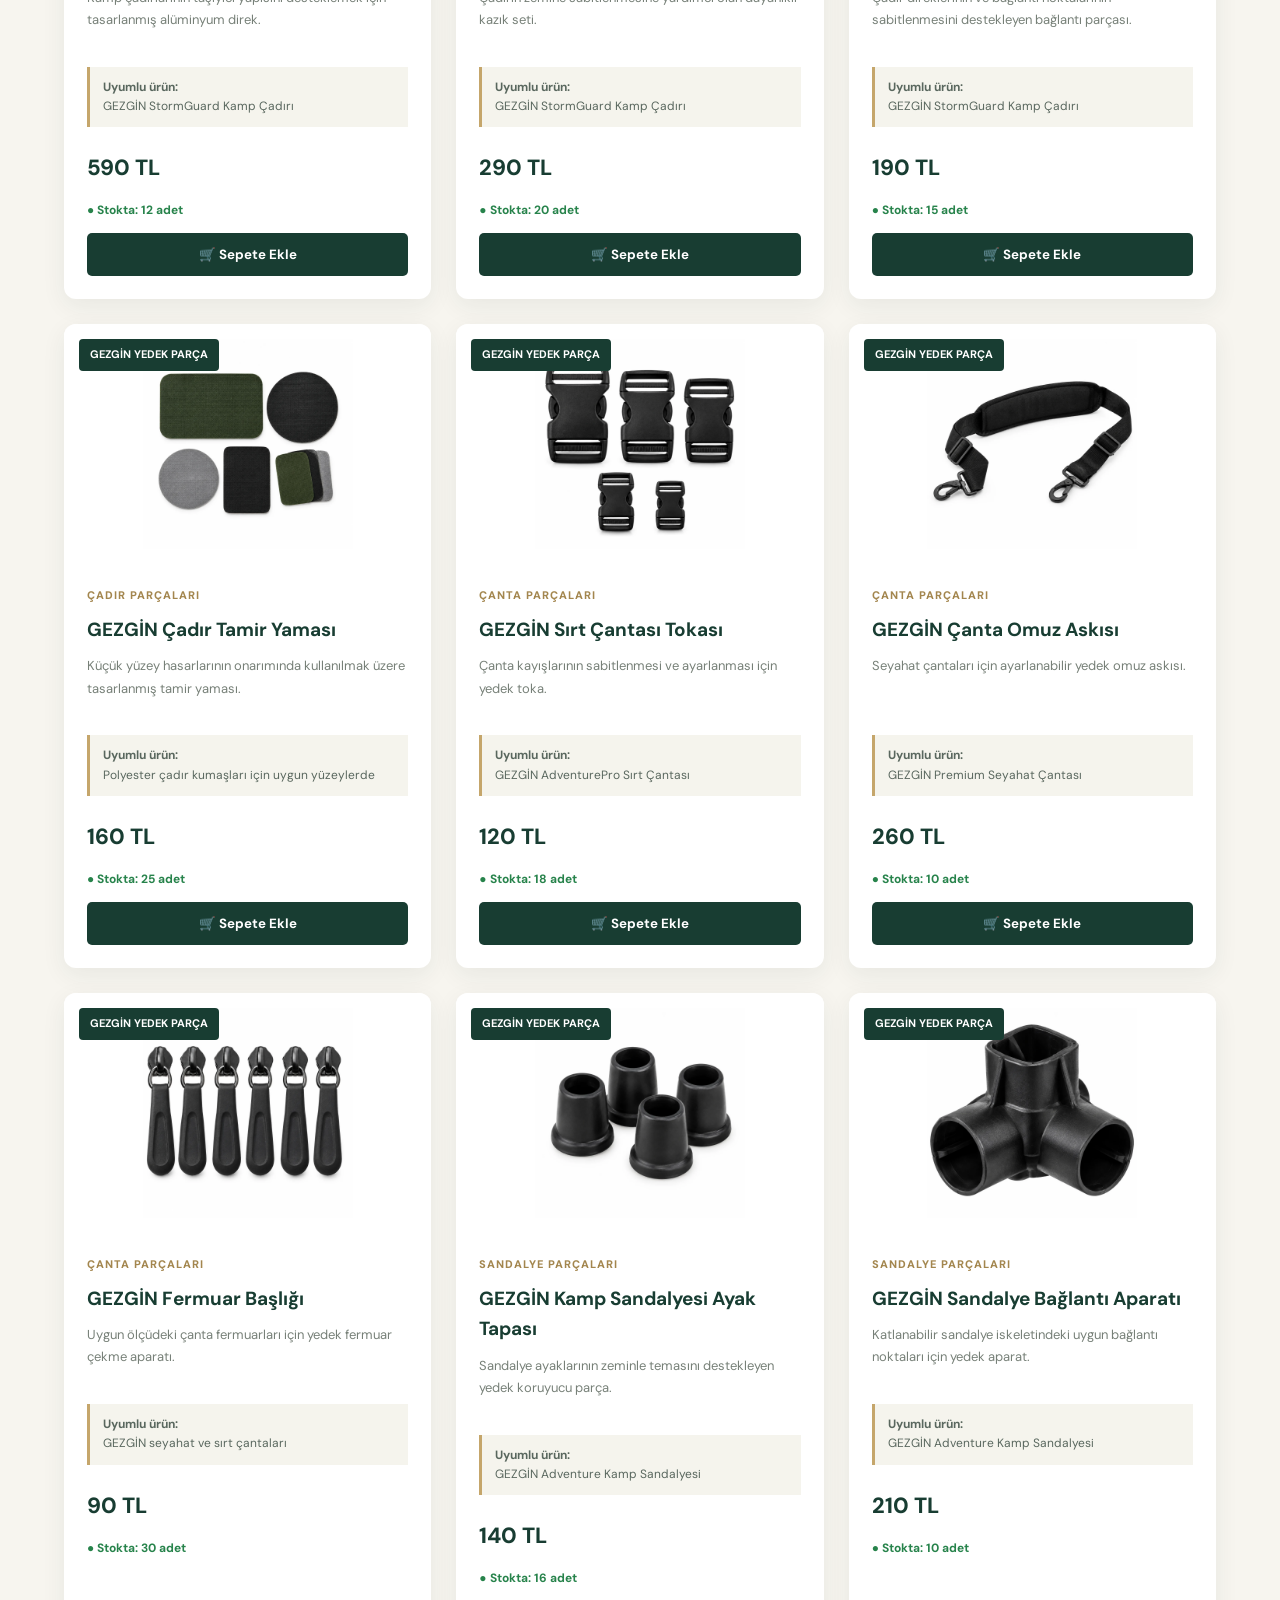
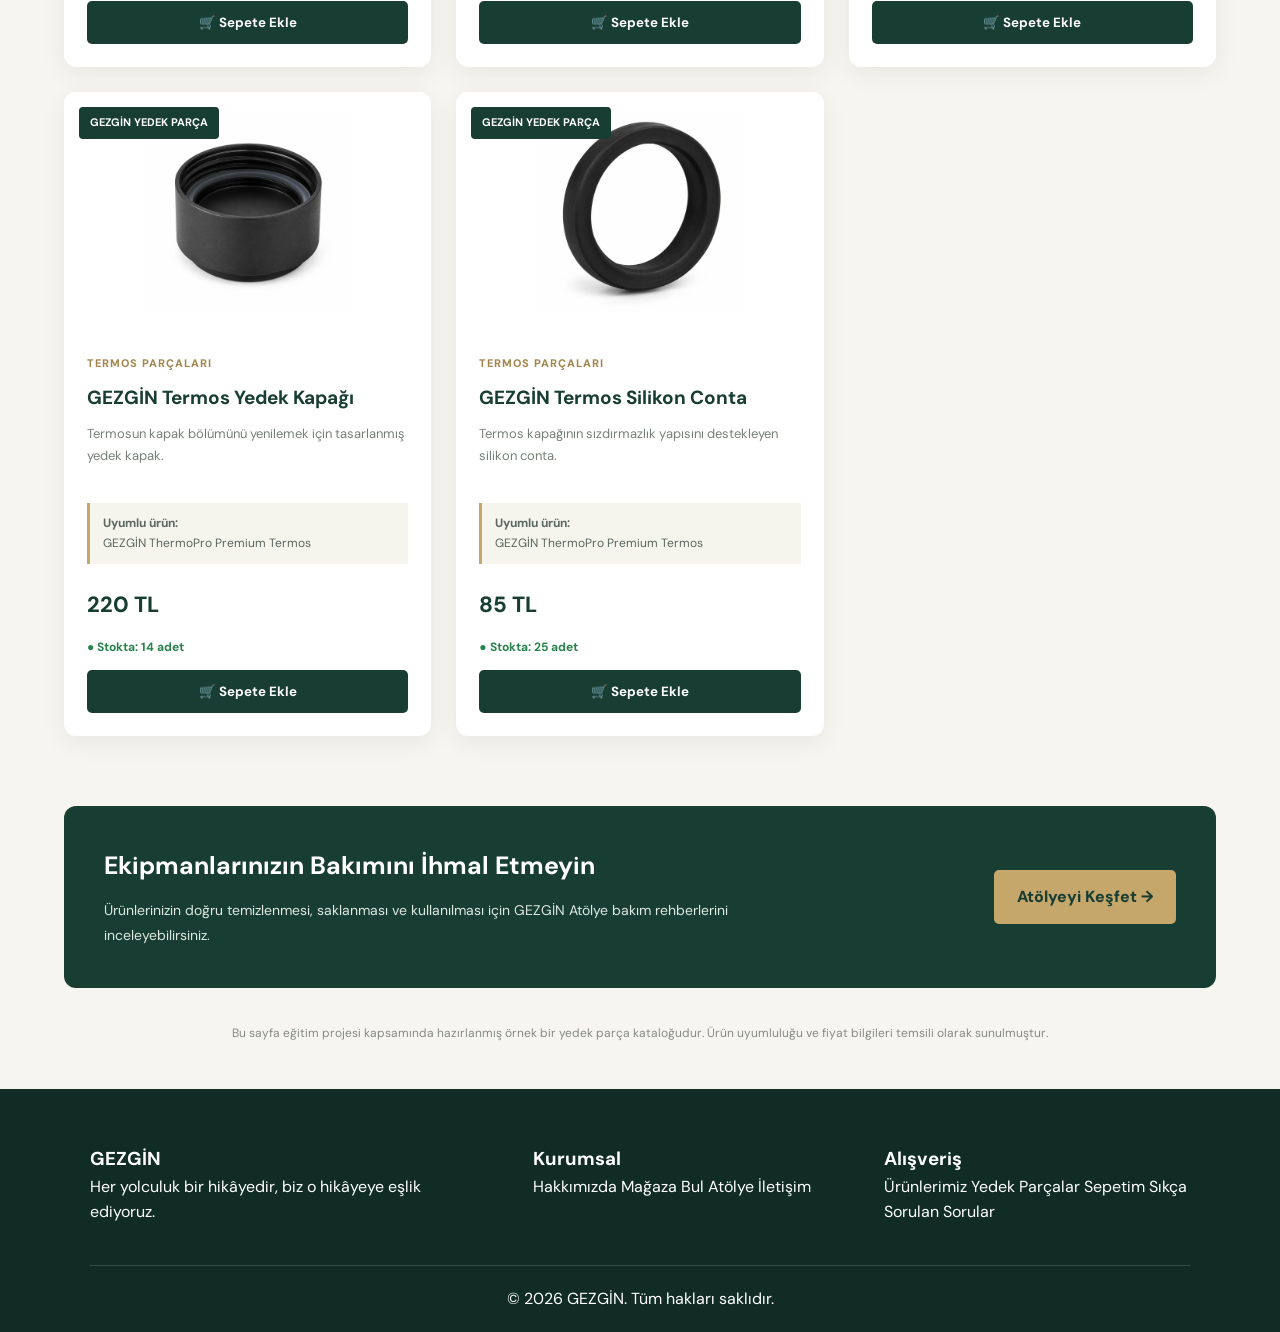
<file: yedek-parcalar.html>
<!DOCTYPE html>
<html lang="tr">
<head>
    <meta charset="UTF-8">
    <meta name="viewport" content="width=device-width, initial-scale=1.0">

    <meta name="description" content="GEZGİN yedek parçalar. Kamp ve seyahat ekipmanlarınız için uyumlu yedek parçaları keşfedin.">

    <title>Yedek Parçalar | GEZGİN</title>

    <link rel="stylesheet" href="style.css">

    <style>
        /* GENEL */
        .parts-page {
            background: #f7f5ef;
            color: #263b32;
        }

        .parts-container {
            width: 90%;
            max-width: 1250px;
            margin: auto;
        }
/* HERO */
.parts-hero {
    min-height: 430px;
    background:
        linear-gradient(90deg, rgba(13,38,29,.82), rgba(13,38,29,.20)),
        url("images/yedek-parcalar.png") center/cover no-repeat;
    display: flex;
    align-items: center;
    color: white;
    position: relative;
}
        .parts-hero-content {
            max-width: 680px;
            padding: 70px 0;
        }

        .parts-label {
            color: #d8bd85;
            font-size: 13px;
            font-weight: 800;
            letter-spacing: 3px;
            margin-bottom: 18px;
        }

        .parts-hero h1 {
            font-size: clamp(36px, 5vw, 55px);
            line-height: 1.15;
            margin-bottom: 20px;
        }

        .parts-hero p {
            color: #eeeae0;
            font-size: 16px;
            line-height: 1.9;
        }

        .parts-intro {
            text-align: center;
            max-width: 800px;
            margin: auto;
            padding: 65px 15px 35px;
        }

        .parts-intro span {
            color: #a3864e;
            font-size: 12px;
            font-weight: 800;
            letter-spacing: 2px;
        }

        .parts-intro h2 {
            color: #183d32;
            font-size: 33px;
            margin: 14px 0;
        }

        .parts-intro p {
            color: #68756d;
            line-height: 1.8;
        }

        /* AVANTAJLAR */
        .parts-benefits {
            display: grid;
            grid-template-columns: repeat(3, 1fr);
            gap: 20px;
            margin: 25px auto 55px;
        }

        .parts-benefit {
            background: white;
            border-radius: 10px;
            padding: 23px;
            text-align: center;
            box-shadow: 0 5px 20px rgba(24,61,50,.05);
        }

        .parts-benefit .icon {
            font-size: 30px;
            margin-bottom: 12px;
        }

        .parts-benefit h3 {
            color: #183d32;
            font-size: 16px;
            margin-bottom: 8px;
        }

        .parts-benefit p {
            color: #778078;
            font-size: 13px;
            line-height: 1.6;
        }

        /* ARAMA VE FİLTRELEME */
        .parts-controls {
            background: white;
            border-radius: 10px;
            padding: 22px;
            display: grid;
            grid-template-columns: 1.5fr 1fr 1fr;
            gap: 15px;
            margin-bottom: 25px;
            box-shadow: 0 5px 20px rgba(24,61,50,.05);
        }

        .parts-controls input,
        .parts-controls select {
            width: 100%;
            padding: 13px 14px;
            border: 1px solid #dddcd3;
            border-radius: 6px;
            background: #fff;
            color: #263b32;
            font-size: 14px;
            outline: none;
            box-sizing: border-box;
        }

        .parts-controls input:focus,
        .parts-controls select:focus {
            border-color: #183d32;
        }

        .parts-result-count {
            color: #758078;
            font-size: 14px;
            margin-bottom: 20px;
        }

        /* YEDEK PARÇA KARTLARI */
        .parts-grid {
            display: grid;
            grid-template-columns: repeat(3, 1fr);
            gap: 25px;
            padding-bottom: 70px;
        }

        .part-card {
            background: white;
            border-radius: 12px;
            overflow: hidden;
            box-shadow: 0 7px 24px rgba(24,61,50,.07);
            transition: .3s;
            display: flex;
            flex-direction: column;
        }

        .part-card:hover {
            transform: translateY(-6px);
            box-shadow: 0 14px 32px rgba(24,61,50,.13);
        }

        .part-visual {
            height: 240px;
            background: #ffffff;
            display: flex;
            align-items: center;
            justify-content: center;
            position: relative;
            padding: 15px;
            overflow: hidden;
            box-sizing: border-box;
        }

        .part-product-image {
            width: 100%;
            height: 100%;
            object-fit: contain;
            display: block;
            transition: transform .4s ease;
        }

        .part-card:hover .part-product-image {
            transform: scale(1.05);
        }

        .part-tag {
            position: absolute;
            top: 15px;
            left: 15px;
            background: #183d32;
            color: white;
            padding: 7px 11px;
            border-radius: 4px;
            font-size: 11px;
            font-weight: 700;
            z-index: 2;
        }

        .part-content {
            padding: 23px;
            display: flex;
            flex-direction: column;
            flex: 1;
        }

        .part-category {
            color: #a3864e;
            font-size: 11px;
            font-weight: 800;
            letter-spacing: 1px;
            text-transform: uppercase;
        }

        .part-content h3 {
            color: #183d32;
            font-size: 19px;
            margin: 10px 0;
        }

        .part-description {
            color: #778078;
            font-size: 13px;
            line-height: 1.7;
            min-height: 65px;
        }

        .part-compatibility {
            background: #f5f4ed;
            border-left: 3px solid #c5a66b;
            padding: 11px 13px;
            margin: 15px 0;
            font-size: 12px;
            color: #59675e;
            line-height: 1.6;
        }

        .part-price {
            color: #183d32;
            font-size: 22px;
            font-weight: 800;
            margin: 8px 0 16px;
        }

        .part-stock {
            font-size: 12px;
            font-weight: 700;
            margin-bottom: 13px;
        }

        .part-add-button {
            width: 100%;
            padding: 13px;
            border: none;
            border-radius: 5px;
            background: #183d32;
            color: white;
            font-weight: 700;
            cursor: pointer;
            transition: .3s;
            margin-top: auto;
        }

        .part-add-button:hover:not(:disabled) {
            background: #c5a66b;
            color: #183d32;
        }

        .part-add-button:disabled {
            background: #aaa;
            cursor: not-allowed;
        }

        .parts-empty {
            display: none;
            text-align: center;
            padding: 50px 20px;
            background: white;
            border-radius: 10px;
            color: #68756d;
            margin-bottom: 60px;
        }

        /* ATÖLYE YÖNLENDİRME */
        .parts-workshop {
            background: #183d32;
            color: white;
            border-radius: 12px;
            padding: 40px;
            margin: 0 auto 75px;
            display: flex;
            align-items: center;
            justify-content: space-between;
            gap: 25px;
        }

        .parts-workshop h2 {
            font-size: 25px;
            margin-bottom: 12px;
        }

        .parts-workshop p {
            color: #e0e8e2;
            line-height: 1.8;
            font-size: 14px;
            max-width: 650px;
        }

        .parts-workshop a {
            flex-shrink: 0;
            display: inline-block;
            padding: 14px 23px;
            background: #c5a66b;
            color: #183d32;
            text-decoration: none;
            font-weight: 800;
            border-radius: 5px;
        }

        .parts-workshop a:hover {
            background: #e0c995;
        }

        .parts-disclaimer {
            font-size: 12px;
            color: #858b83;
            text-align: center;
            margin: -40px auto 45px;
            line-height: 1.7;
        }

        /* MOBİL UYUMLULUK */
        @media(max-width: 900px) {
            .parts-grid {
                grid-template-columns: repeat(2, 1fr);
            }

            .parts-benefits {
                grid-template-columns: 1fr;
            }
        }

        @media(max-width: 600px) {
            .parts-grid {
                grid-template-columns: 1fr;
            }

            .parts-controls {
                grid-template-columns: 1fr;
            }

            .parts-workshop {
                flex-direction: column;
                align-items: flex-start;
                padding: 28px;
            }

            .parts-intro h2 {
                font-size: 27px;
            }

            .part-visual {
                height: 260px;
            }
        }
    </style>
</head>

<body class="parts-page">
```html
<header class="site-header">

    <a href="index.html" class="logo">
        <img src="images/logo.png" alt="GEZGİN Logo">
    </a>

    <nav class="main-nav">
        <a href="index.html">Ana Sayfa</a>
        <a href="urunler.html">Ürünler</a>
        <a href="magazalar.html">📍 Mağaza Bul</a>
        <a href="atolye.html">Atölye</a>
        <a href="yedek-parcalar.html" class="active">Yedek Parçalar</a>
        <a href="hakkimizda.html">Hakkımızda</a>
        <a href="yorumlar.html">Yorumlar</a>
        <a href="iletisim.html">İletişim</a>
        <a href="sss.html">SSS</a>
    </nav>

    <div class="header-actions">
        <a href="hesabim.html">Hesabım</a>
        <a href="favoriler.html">♡ Favorilerim</a>
        <a href="sepet.html" class="cart-link">
            🛒 Sepetim
            <span id="cart-count">0</span>
        </a>
    </div>

</header>
```

<main>

    <section class="parts-hero">
        <div class="parts-container">
            <div class="parts-hero-content">

                <div class="parts-label">
                    GEZGİN YEDEK PARÇALAR
                </div>

                <h1>Her Yolculukta İhtiyacınız Olan Destek Yanınızda.</h1>

                <p>
                    Kamp ve seyahat ekipmanlarınızın kullanımını
                    sürdürebilmeniz için tasarlanan yedek parçaları
                    keşfedin. Ekipmanlarınızı tamamlayın, yeni
                    yolculuklara güvenle hazırlanın.
                </p>

            </div>
        </div>
    </section>

    <section class="parts-container">

        <div class="parts-intro">

            <span>GEZGİN EKİPMAN DESTEĞİ</span>

            <h2>İhtiyacınız Olan Parçayı Keşfedin</h2>

            <p>
                Kamp ve seyahat ürünleriniz için seçilmiş yedek
                parçaları inceleyebilir, ürününüzle uyumluluğunu
                kontrol ederek alışveriş sepetinize ekleyebilirsiniz.
            </p>

        </div>

        <div class="parts-benefits">

            <div class="parts-benefit">
                <div class="icon">🧩</div>
                <h3>Ürün Uyumluluğu</h3>
                <p>Parçaların hangi GEZGİN ekipmanları için tasarlandığını inceleyin.</p>
            </div>

            <div class="parts-benefit">
                <div class="icon">🛠️</div>
                <h3>Pratik Çözümler</h3>
                <p>Ekipmanlarınızın bakım ve kullanım süreçlerini destekleyen parçalar.</p>
            </div>

            <div class="parts-benefit">
                <div class="icon">🌿</div>
                <h3>Uzun Süreli Kullanım</h3>
                <p>Uygun yedek parçalarla ekipmanlarınızın kullanımını sürdürün.</p>
            </div>

        </div>

        <div class="parts-controls">

            <input
                type="search"
                id="part-search"
                placeholder="Yedek parça ara..."
                aria-label="Yedek parça ara"
            >

            <select id="part-category">
                <option value="all">Tüm Kategoriler</option>
                <option value="Çadır Parçaları">Çadır Parçaları</option>
                <option value="Çanta Parçaları">Çanta Parçaları</option>
                <option value="Sandalye Parçaları">Sandalye Parçaları</option>
                <option value="Termos Parçaları">Termos Parçaları</option>
            </select>

            <select id="part-sort">
                <option value="default">Varsayılan Sıralama</option>
                <option value="low-high">Fiyat: Artan</option>
                <option value="high-low">Fiyat: Azalan</option>
                <option value="az">İsim: A-Z</option>
            </select>

        </div>

        <div class="parts-result-count" id="part-result-count">
            Yedek parçalar listeleniyor.
        </div>

        <div class="parts-grid" id="parts-list"></div>

        <div class="parts-empty" id="parts-empty">
            <h3>Aradığınız yedek parça bulunamadı.</h3>
            <p>Farklı bir kelime veya kategori deneyebilirsiniz.</p>
        </div>

        <div class="parts-workshop">

            <div>
                <h2>Ekipmanlarınızın Bakımını İhmal Etmeyin</h2>

                <p>
                    Ürünlerinizin doğru temizlenmesi, saklanması ve
                    kullanılması için GEZGİN Atölye bakım rehberlerini
                    inceleyebilirsiniz.
                </p>
            </div>

            <a href="atolye.html">Atölyeyi Keşfet →</a>

        </div>

        <p class="parts-disclaimer">
            Bu sayfa eğitim projesi kapsamında hazırlanmış örnek bir
            yedek parça kataloğudur. Ürün uyumluluğu ve fiyat bilgileri
            temsili olarak sunulmuştur.
        </p>

    </section>

</main>

<footer class="site-footer">

    <div class="footer-content">

        <div class="footer-column">
            <h3>GEZGİN</h3>
            <p>Her yolculuk bir hikâyedir, biz o hikâyeye eşlik ediyoruz.</p>
        </div>

        <div class="footer-column">
            <h3>Kurumsal</h3>
            <a href="hakkimizda.html">Hakkımızda</a>
            <a href="magazalar.html">Mağaza Bul</a>
            <a href="atolye.html">Atölye</a>
            <a href="iletisim.html">İletişim</a>
        </div>

        <div class="footer-column">
            <h3>Alışveriş</h3>
            <a href="urunler.html">Ürünlerimiz</a>
            <a href="yedek-parcalar.html">Yedek Parçalar</a>
            <a href="sepet.html">Sepetim</a>
            <a href="sss.html">Sıkça Sorulan Sorular</a>
        </div>

    </div>

    <div class="footer-bottom">
        © 2026 GEZGİN. Tüm hakları saklıdır.
    </div>

</footer>

<script src="script.js"></script>

<script>

// ==========================================
// GEZGİN YEDEK PARÇA VERİLERİ
// ==========================================

const spareParts = [

    {
        id: 101,
        name: "GEZGİN Alüminyum Çadır Direği",
        category: "Çadır Parçaları",
        price: 590,
        stock: 12,
        description: "Kamp çadırlarının taşıyıcı yapısını desteklemek için tasarlanmış alüminyum direk.",
        compatibility: "GEZGİN StormGuard Kamp Çadırı",
        image: "images/yedekcadirDiregi.png"
    },

    {
        id: 102,
        name: "GEZGİN Çadır Kazık Seti",
        category: "Çadır Parçaları",
        price: 290,
        stock: 20,
        description: "Çadırın zemine sabitlenmesine yardımcı olan dayanıklı kazık seti.",
        compatibility: "GEZGİN StormGuard Kamp Çadırı",
        image: "images/yedekcadirKazigi.png"
    },

    {
        id: 103,
        name: "GEZGİN Çadır Bağlantı Aparatı",
        category: "Çadır Parçaları",
        price: 190,
        stock: 15,
        description: "Çadır direklerinin ve bağlantı noktalarının sabitlenmesini destekleyen bağlantı parçası.",
        compatibility: "GEZGİN StormGuard Kamp Çadırı",
        image: "images/yedekcadirBaglanti.png"
    },

    {
        id: 104,
        name: "GEZGİN Çadır Tamir Yaması",
        category: "Çadır Parçaları",
        price: 160,
        stock: 25,
        description: "Küçük yüzey hasarlarının onarımında kullanılmak üzere tasarlanmış tamir yaması.",
        compatibility: "Polyester çadır kumaşları için uygun yüzeylerde",
        image: "images/yedekcadirTamirYamasi.png"
    },

    {
        id: 105,
        name: "GEZGİN Sırt Çantası Tokası",
        category: "Çanta Parçaları",
        price: 120,
        stock: 18,
        description: "Çanta kayışlarının sabitlenmesi ve ayarlanması için yedek toka.",
        compatibility: "GEZGİN AdventurePro Sırt Çantası",
        image: "images/yedekSirtCantasiTokasi.png"
    },

    {
        id: 106,
        name: "GEZGİN Çanta Omuz Askısı",
        category: "Çanta Parçaları",
        price: 260,
        stock: 10,
        description: "Seyahat çantaları için ayarlanabilir yedek omuz askısı.",
        compatibility: "GEZGİN Premium Seyahat Çantası",
        image: "images/yedekCantaOmuzAskisi.png"
    },

    {
        id: 107,
        name: "GEZGİN Fermuar Başlığı",
        category: "Çanta Parçaları",
        price: 90,
        stock: 30,
        description: "Uygun ölçüdeki çanta fermuarları için yedek fermuar çekme aparatı.",
        compatibility: "GEZGİN seyahat ve sırt çantaları",
        image: "images/yedekFermuarBasligi.png"
    },

    {
        id: 108,
        name: "GEZGİN Kamp Sandalyesi Ayak Tapası",
        category: "Sandalye Parçaları",
        price: 140,
        stock: 16,
        description: "Sandalye ayaklarının zeminle temasını destekleyen yedek koruyucu parça.",
        compatibility: "GEZGİN Adventure Kamp Sandalyesi",
        image: "images/yedekSandalyeAyakTapasi.png"
    },

    {
        id: 109,
        name: "GEZGİN Sandalye Bağlantı Aparatı",
        category: "Sandalye Parçaları",
        price: 210,
        stock: 10,
        description: "Katlanabilir sandalye iskeletindeki uygun bağlantı noktaları için yedek aparat.",
        compatibility: "GEZGİN Adventure Kamp Sandalyesi",
        image: "images/yedekSandalyeBaglanti.png"
    },

    {
        id: 110,
        name: "GEZGİN Termos Yedek Kapağı",
        category: "Termos Parçaları",
        price: 220,
        stock: 14,
        description: "Termosun kapak bölümünü yenilemek için tasarlanmış yedek kapak.",
        compatibility: "GEZGİN ThermoPro Premium Termos",
        image: "images/yedekTermosKapagi.png"
    },

    {
        id: 111,
        name: "GEZGİN Termos Silikon Conta",
        category: "Termos Parçaları",
        price: 85,
        stock: 25,
        description: "Termos kapağının sızdırmazlık yapısını destekleyen silikon conta.",
        compatibility: "GEZGİN ThermoPro Premium Termos",
        image: "images/yedekTermosSilikonConta.png"
    }

];


// ==========================================
// YEDEK PARÇALARI ANA ÜRÜN SİSTEMİNE EKLE
// ==========================================

spareParts.forEach(part => {

    if (!products.some(product => product.id === part.id)) {

        products.push({

            id: part.id,
            name: part.name,
            category: part.category,
            price: part.price,
            stock: part.stock,

            description: part.description,

            features: [
                "Ürün türü: Yedek parça",
                "Uyumlu ürün: " + part.compatibility
            ],

            warranty: "Eğitim projesi kapsamında temsili bilgi",

            usageInstructions: [
                "Parçayı satın almadan önce mevcut ürününüzle uyumluluğunu kontrol edin.",
                "Kurulum ve değişim işlemlerinde ürün kullanım talimatlarını dikkate alın.",
                "Emin olmadığınız montaj işlemleri için teknik destek alın."
            ],

            boxContents: [
                "1 adet " + part.name
            ],

            colors: [
                {
                    name: "Standart",
                    image: part.image
                }
            ],

            reviews: []

        });

    }

    if (stockData[part.id] === undefined) {
        stockData[part.id] = part.stock;
    }

});

saveStock();


// ==========================================
// YEDEK PARÇALARI ANA SAYFADA GÖSTER
// ==========================================

function renderSpareParts() {

    const container = document.getElementById("parts-list");

    if (!container) return;

    const searchInput = document.getElementById("part-search");
    const categoryInput = document.getElementById("part-category");
    const sortInput = document.getElementById("part-sort");

    const search = searchInput.value
        .toLocaleLowerCase("tr-TR")
        .trim();

    const category = categoryInput.value;
    const sort = sortInput.value;

    let filtered = spareParts.filter(part => {

        const text = (
            part.name + " " +
            part.category + " " +
            part.description + " " +
            part.compatibility
        ).toLocaleLowerCase("tr-TR");

        const matchesSearch = text.includes(search);

        const matchesCategory =
            category === "all" || part.category === category;

        return matchesSearch && matchesCategory;

    });

    if (sort === "low-high") {
        filtered.sort((a, b) => a.price - b.price);
    }

    if (sort === "high-low") {
        filtered.sort((a, b) => b.price - a.price);
    }

    if (sort === "az") {
        filtered.sort((a, b) =>
            a.name.localeCompare(b.name, "tr")
        );
    }

    container.innerHTML = filtered.map(part => {

        const stock = getStock(part.id);

        return `
            <article class="part-card">

                <div class="part-visual">

                    <span class="part-tag">GEZGİN YEDEK PARÇA</span>

                    <img
                        class="part-product-image"
                        src="${part.image}"
                        alt="${escapeHTML(part.name)}"
                        loading="lazy"
                        onerror="this.onerror=null; this.alt='Ürün görseli bulunamadı'; this.src='images/logo.png';"
                    >

                </div>

                <div class="part-content">

                    <span class="part-category">
                        ${escapeHTML(part.category)}
                    </span>

                    <h3>${escapeHTML(part.name)}</h3>

                    <p class="part-description">
                        ${escapeHTML(part.description)}
                    </p>

                    <div class="part-compatibility">
                        <strong>Uyumlu ürün:</strong><br>
                        ${escapeHTML(part.compatibility)}
                    </div>

                    <div class="part-price">
                        ${formatPrice(part.price)}
                    </div>

                    <div class="part-stock"
                        style="color:${stock > 0 ? "#27834b" : "#c0392b"}">

                        ${stock > 0
                            ? "● Stokta: " + stock + " adet"
                            : "● Stokta Yok"}

                    </div>

                    <button
                        class="part-add-button"
                        onclick="addToCart(${part.id})"
                        ${stock <= 0 ? "disabled" : ""}
                    >
                        ${stock > 0 ? "🛒 Sepete Ekle" : "Stokta Yok"}
                    </button>

                </div>

            </article>
        `;

    }).join("");

    document.getElementById("part-result-count").textContent =
        filtered.length + " yedek parça listeleniyor.";

    document.getElementById("parts-empty").style.display =
        filtered.length === 0 ? "block" : "none";

}


// ==========================================
// YEDEK PARÇA STOK GÖRÜNÜMÜNÜ YENİLE
// ==========================================

function updateSparePartStockDisplay() {
    renderSpareParts();
}


// ==========================================
// FİLTRELER
// ==========================================

document.getElementById("part-search").addEventListener(
    "input",
    renderSpareParts
);

document.getElementById("part-category").addEventListener(
    "change",
    renderSpareParts
);

document.getElementById("part-sort").addEventListener(
    "change",
    renderSpareParts
);


// ==========================================
// SEPET SONRASI STOK GÖRÜNÜMÜ
// ==========================================

const originalUpdateStockDisplays = updateStockDisplays;

updateStockDisplays = function() {

    originalUpdateStockDisplays();

    renderSpareParts();

};


// ==========================================
// SAYFA AÇILDIĞINDA
// ==========================================

document.addEventListener("DOMContentLoaded", function() {

    renderSpareParts();

});

</script>

</body>
</html>
</file>
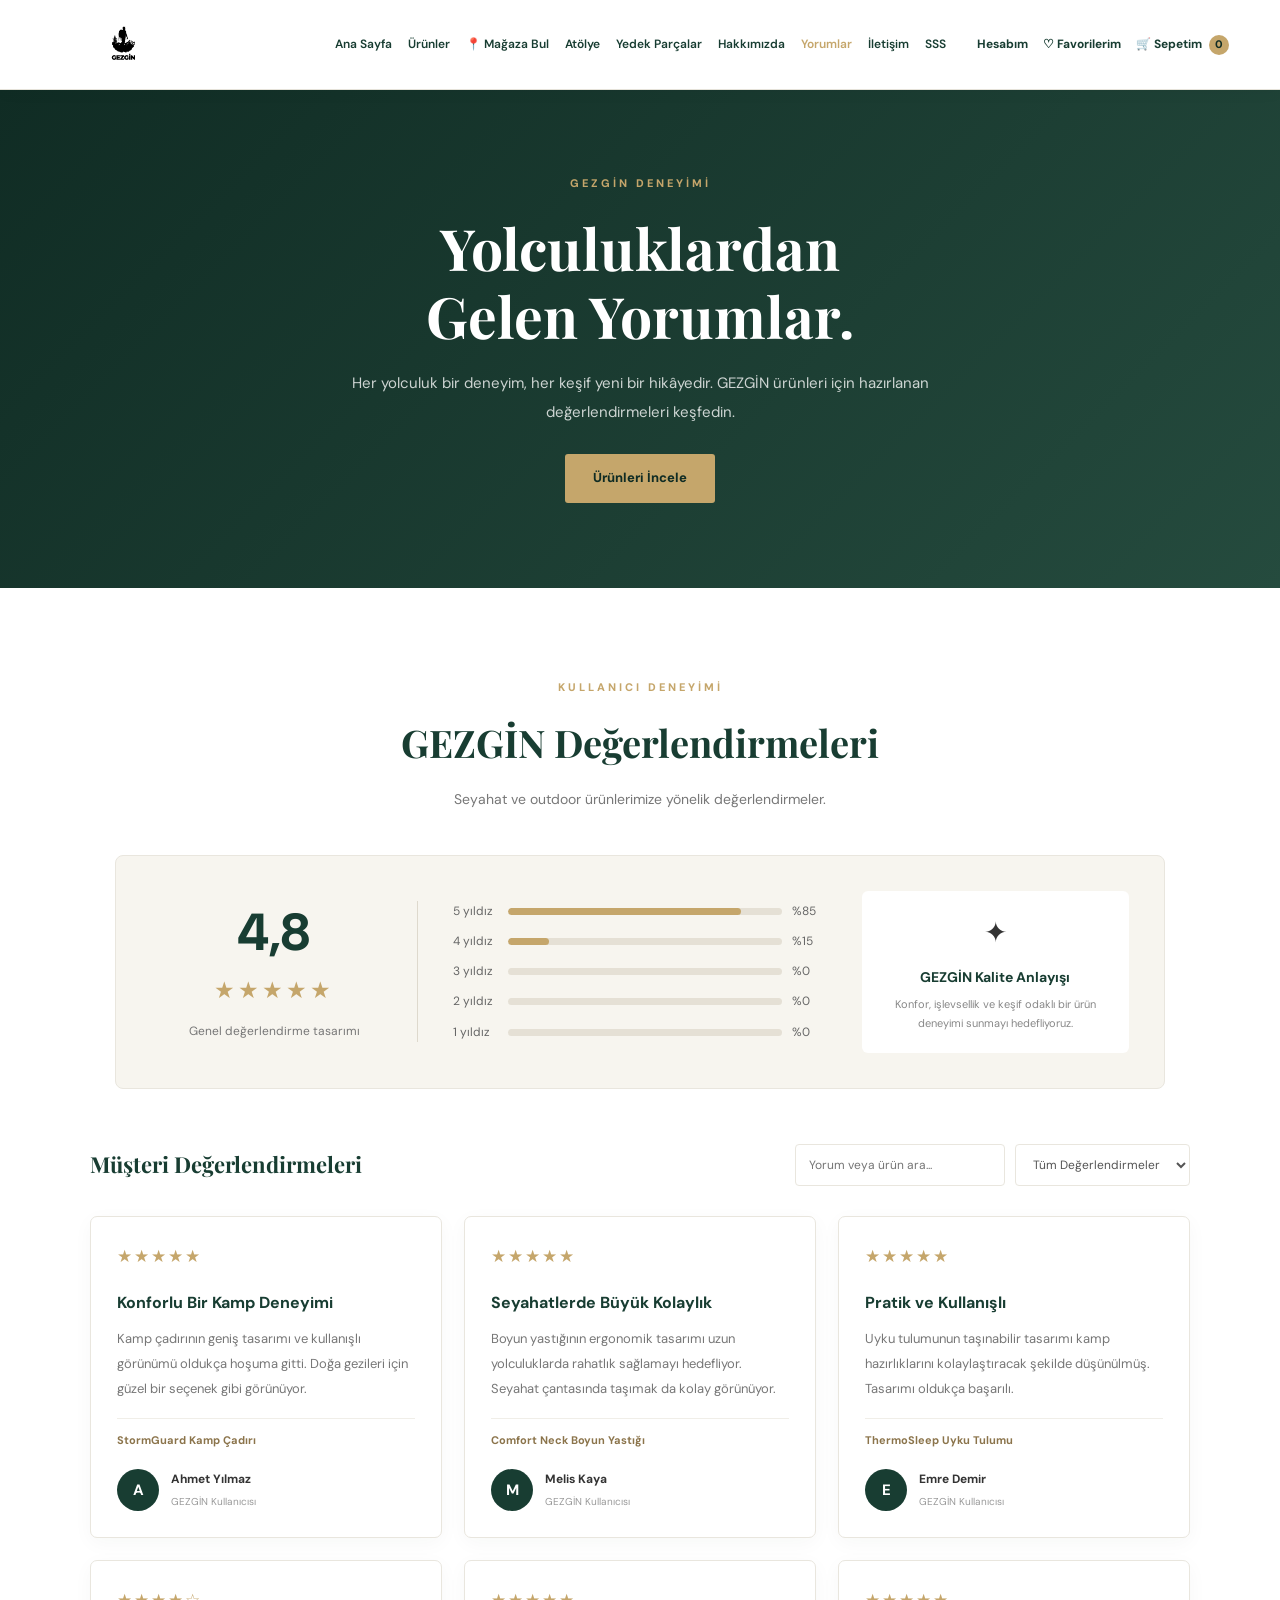
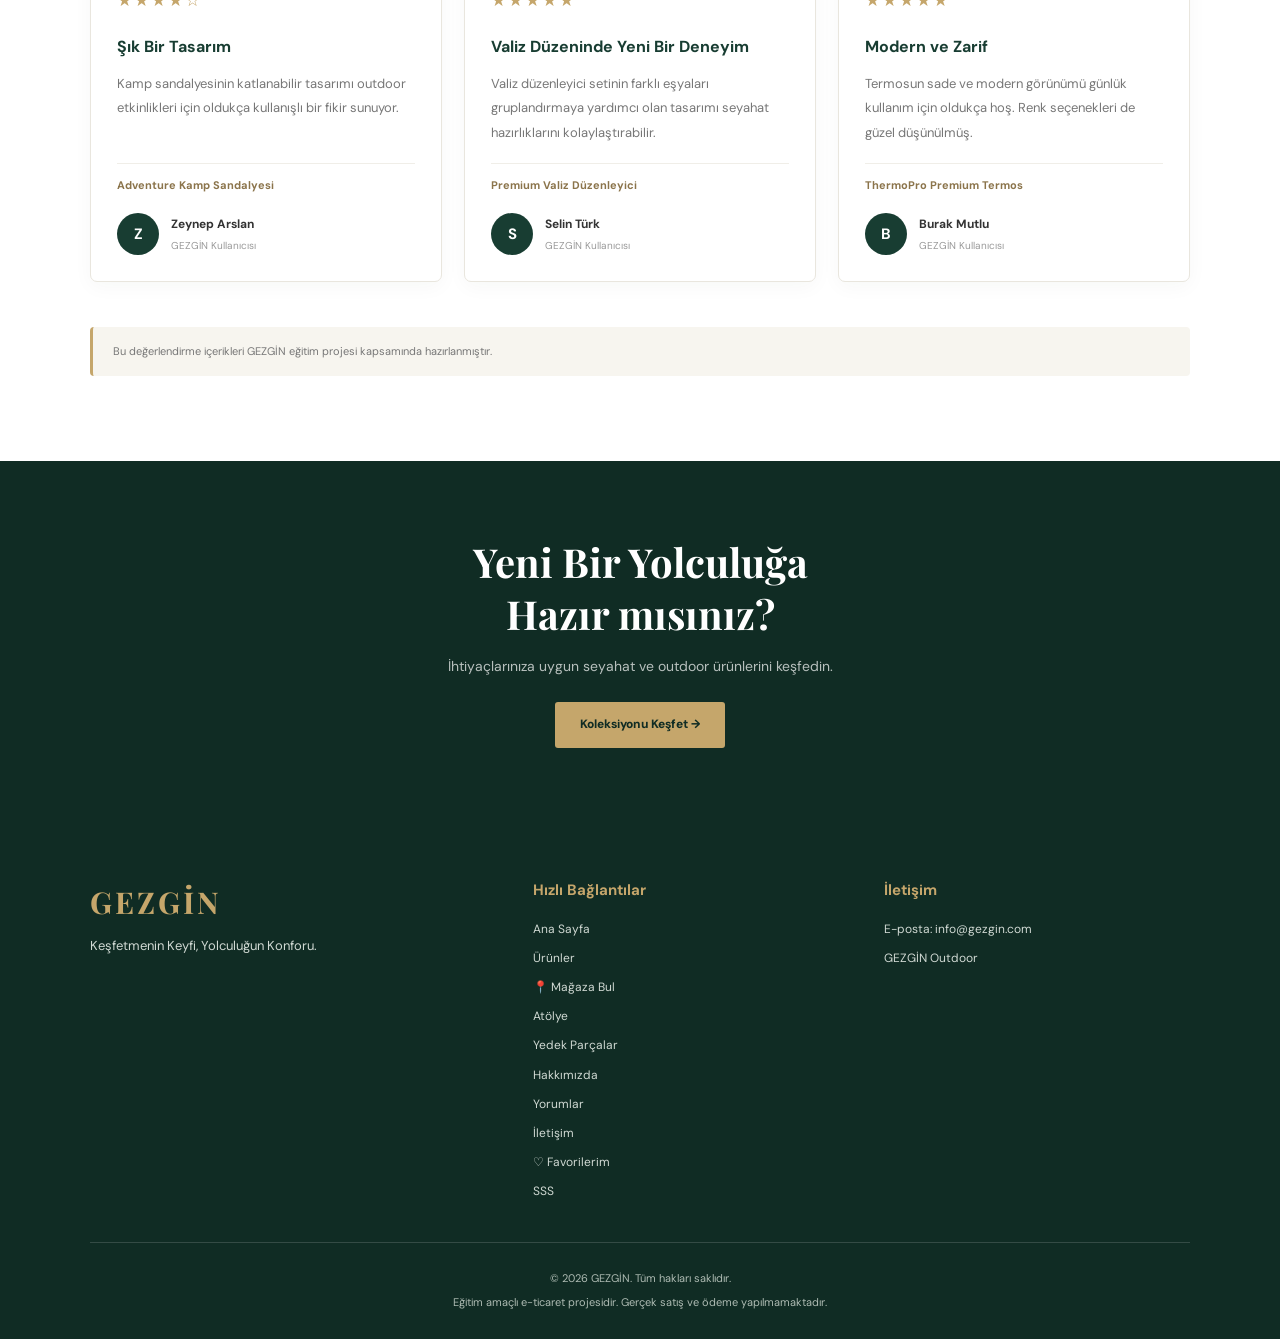
<file: yorumlar.html>
<!DOCTYPE html>
<html lang="tr">
<head>
    <meta charset="UTF-8">
    <meta name="viewport" content="width=device-width, initial-scale=1.0">
    <meta name="description" content="GEZGİN seyahat ve outdoor ürünleri kullanıcı değerlendirmeleri.">
    <title>Müşteri Yorumları | GEZGİN</title>
    <link rel="stylesheet" href="style.css">

    <style>
        :root {
            --review-green: #183d32;
            --review-dark: #102c24;
            --review-cream: #f7f5ef;
            --review-gold: #c5a66b;
            --review-border: #e9e6de;
        }

        body {
            background: #fff;
        }

        .reviews-hero {
            min-height: 390px;
            padding: 85px 8%;
            display: flex;
            flex-direction: column;
            justify-content: center;
            align-items: center;
            text-align: center;
            background: linear-gradient(135deg, #102c24, #254b3e);
            color: white;
        }

        .reviews-hero > span,
        .section-heading > span {
            color: var(--review-gold);
            font-size: 11px;
            font-weight: 800;
            letter-spacing: 3px;
        }

        .reviews-hero h1 {
            font-family: 'Playfair Display', Georgia, serif;
            font-size: clamp(36px, 5vw, 57px);
            line-height: 1.2;
            margin: 20px 0;
        }

        .reviews-hero p {
            max-width: 620px;
            color: rgba(255,255,255,.78);
            font-size: 15px;
            line-height: 1.9;
            margin-bottom: 28px;
        }

        .reviews-hero .primary-button {
            display: inline-block;
            padding: 14px 28px;
            background: var(--review-gold);
            color: var(--review-dark);
            text-decoration: none;
            border-radius: 3px;
            font-size: 13px;
            font-weight: 800;
            transition: .25s;
        }

        .reviews-hero .primary-button:hover {
            background: #ddc18a;
            transform: translateY(-2px);
        }

        .reviews-section {
            padding: 85px 7%;
            background: #fff;
        }

        .section-heading {
            text-align: center;
            margin-bottom: 45px;
        }

        .section-heading h2 {
            color: var(--review-green);
            font-family: 'Playfair Display', Georgia, serif;
            font-size: clamp(27px, 4vw, 38px);
            margin: 14px 0;
        }

        .section-heading p {
            color: #777;
            font-size: 14px;
        }

        .review-summary {
            max-width: 1050px;
            margin: 0 auto 55px;
            padding: 35px;
            display: grid;
            grid-template-columns: 1fr 1.4fr 1fr;
            align-items: center;
            gap: 35px;
            background: var(--review-cream);
            border: 1px solid var(--review-border);
            border-radius: 8px;
        }

        .summary-score {
            text-align: center;
            border-right: 1px solid #ded9cd;
            padding-right: 20px;
        }

        .summary-score strong {
            display: block;
            color: var(--review-green);
            font-size: 52px;
            font-weight: 800;
            line-height: 1.2;
        }

        .summary-stars {
            color: var(--review-gold);
            font-size: 23px;
            letter-spacing: 3px;
            margin: 8px 0;
        }

        .summary-score span {
            color: #777;
            font-size: 12px;
        }

        .rating-breakdown {
            display: flex;
            flex-direction: column;
            gap: 11px;
        }

        .rating-row {
            display: grid;
            grid-template-columns: 45px 1fr 35px;
            align-items: center;
            gap: 10px;
            color: #666;
            font-size: 12px;
        }

        .rating-track {
            height: 7px;
            background: #e5e0d5;
            border-radius: 20px;
            overflow: hidden;
        }

        .rating-fill {
            height: 100%;
            background: var(--review-gold);
            border-radius: 20px;
        }

        .summary-note {
            padding: 20px;
            background: #fff;
            border-radius: 6px;
            text-align: center;
        }

        .summary-note .note-icon {
            font-size: 28px;
            margin-bottom: 10px;
        }

        .summary-note strong {
            display: block;
            color: var(--review-green);
            font-size: 14px;
            margin-bottom: 7px;
        }

        .summary-note p {
            color: #888;
            font-size: 11px;
            line-height: 1.7;
        }

        .review-toolbar {
            max-width: 1100px;
            margin: 0 auto 30px;
            display: flex;
            justify-content: space-between;
            align-items: center;
            flex-wrap: wrap;
            gap: 15px;
        }

        .review-toolbar h3 {
            color: var(--review-green);
            font-family: 'Playfair Display', Georgia, serif;
            font-size: 22px;
        }

        .review-filters {
            display: flex;
            align-items: center;
            flex-wrap: wrap;
            gap: 10px;
        }

        .review-search,
        .review-filter {
            min-height: 42px;
            padding: 10px 13px;
            border: 1px solid var(--review-border);
            border-radius: 4px;
            background: #fff;
            color: #555;
            font-size: 12px;
            outline: none;
        }

        .review-search {
            width: 210px;
        }

        .review-search:focus,
        .review-filter:focus {
            border-color: var(--review-gold);
        }

        .reviews-grid {
            max-width: 1100px;
            margin: 0 auto;
            display: grid;
            grid-template-columns: repeat(3, minmax(0, 1fr));
            gap: 22px;
        }

        .review-card {
            padding: 26px;
            background: #fff;
            border: 1px solid var(--review-border);
            border-radius: 7px;
            box-shadow: 0 5px 20px rgba(16,44,36,.035);
            display: flex;
            flex-direction: column;
            min-height: 285px;
            transition: .3s;
        }

        .review-card:hover {
            transform: translateY(-5px);
            box-shadow: 0 12px 28px rgba(16,44,36,.09);
            border-color: #d9c9a7;
        }

        .review-card-top {
            display: flex;
            justify-content: space-between;
            align-items: center;
            gap: 10px;
            margin-bottom: 20px;
        }

        .review-stars {
            color: var(--review-gold);
            font-size: 17px;
            letter-spacing: 2px;
        }

        .review-card h3 {
            color: var(--review-green);
            font-size: 16px;
            margin-bottom: 12px;
        }

        .review-card > p {
            color: #777;
            font-size: 13px;
            line-height: 1.9;
            flex: 1;
        }

        .review-product {
            margin-top: 17px;
            padding-top: 13px;
            border-top: 1px solid #f0eee8;
            color: #8b744b;
            font-size: 11px;
            font-weight: 700;
        }

        .review-author {
            display: flex;
            align-items: center;
            gap: 12px;
            margin-top: 19px;
        }

        .author-avatar {
            width: 42px;
            height: 42px;
            flex-shrink: 0;
            display: flex;
            justify-content: center;
            align-items: center;
            background: var(--review-green);
            color: white;
            border-radius: 50%;
            font-size: 15px;
            font-weight: 700;
        }

        .review-author strong {
            display: block;
            color: #333;
            font-size: 12px;
            margin-bottom: 4px;
        }

        .review-author span {
            display: block;
            color: #999;
            font-size: 10px;
        }

        .no-review-results {
            display: none;
            max-width: 1100px;
            margin: 25px auto;
            padding: 35px;
            background: var(--review-cream);
            color: #777;
            text-align: center;
            border-radius: 6px;
        }

        .review-disclaimer {
            max-width: 1100px;
            margin: 45px auto 0;
            padding: 15px 20px;
            background: var(--review-cream);
            border-left: 3px solid var(--review-gold);
            border-radius: 4px;
            color: #777;
            font-size: 11px;
            line-height: 1.7;
        }

        .about-slogan {
            padding: 75px 20px;
            background: var(--review-dark);
            color: white;
            text-align: center;
        }

        .about-slogan h2 {
            font-family: 'Playfair Display', Georgia, serif;
            font-size: clamp(28px, 4vw, 40px);
            line-height: 1.3;
            margin-bottom: 15px;
        }

        .about-slogan p {
            color: rgba(255,255,255,.7);
            font-size: 14px;
            margin-bottom: 25px;
        }

        .about-slogan a {
            display: inline-block;
            padding: 13px 25px;
            background: var(--review-gold);
            color: var(--review-dark);
            text-decoration: none;
            font-size: 12px;
            font-weight: 800;
            border-radius: 3px;
            transition: .25s;
        }

        .about-slogan a:hover {
            background: #ddc18a;
        }

        @media (max-width: 1000px) {
            .reviews-grid {
                grid-template-columns: repeat(2, minmax(0, 1fr));
            }

            .review-summary {
                grid-template-columns: 1fr 1.4fr;
            }

            .summary-note {
                grid-column: 1 / -1;
            }
        }

        @media (max-width: 650px) {
            .reviews-hero {
                min-height: 340px;
                padding: 65px 6%;
            }

            .reviews-section {
                padding: 60px 5%;
            }

            .review-summary {
                grid-template-columns: 1fr;
                padding: 25px 18px;
                gap: 22px;
            }

            .summary-score {
                border-right: none;
                border-bottom: 1px solid #ded9cd;
                padding: 0 0 20px;
            }

            .summary-note {
                grid-column: auto;
            }

            .reviews-grid {
                grid-template-columns: 1fr;
            }

            .review-toolbar {
                align-items: stretch;
            }

            .review-filters {
                width: 100%;
            }

            .review-search,
            .review-filter {
                width: 100%;
            }

            .review-card {
                min-height: auto;
            }
        }
    </style>
</head>

<body>

<header class="site-header">

    <a href="index.html" class="logo">
        <img src="images/logo.png" alt="GEZGİN Logo">
    </a>

    <nav class="main-nav">
        <a href="index.html">Ana Sayfa</a>
        <a href="urunler.html">Ürünler</a>
        <a href="magazalar.html">📍 Mağaza Bul</a>
        <a href="atolye.html">Atölye</a>
        <a href="yedek-parcalar.html">Yedek Parçalar</a>
        <a href="hakkimizda.html">Hakkımızda</a>
        <a href="yorumlar.html" class="active">Yorumlar</a>
        <a href="iletisim.html">İletişim</a>
        <a href="sss.html">SSS</a>
    </nav>

    <div class="header-actions">
        <a href="giris.html">Hesabım</a>
        <a href="favoriler.html">♡ Favorilerim</a>
        <a href="sepet.html" class="cart-link">
            🛒 Sepetim
            <span id="cart-count">0</span>
        </a>
    </div>

</header>

<main>

    <section class="reviews-hero">

        <span>GEZGİN DENEYİMİ</span>

        <h1>Yolculuklardan<br>Gelen Yorumlar.</h1>

        <p>
            Her yolculuk bir deneyim, her keşif yeni bir hikâyedir.
            GEZGİN ürünleri için hazırlanan değerlendirmeleri keşfedin.
        </p>

        <a href="urunler.html" class="primary-button">
            Ürünleri İncele
        </a>

    </section>

    <section class="reviews-section">

        <div class="section-heading">
            <span>KULLANICI DENEYİMİ</span>

            <h2>GEZGİN Değerlendirmeleri</h2>

            <p>
                Seyahat ve outdoor ürünlerimize yönelik değerlendirmeler.
            </p>
        </div>

        <div class="review-summary">

            <div class="summary-score">
                <strong>4,8</strong>
                <div class="summary-stars">★★★★★</div>
                <span>Genel değerlendirme tasarımı</span>
            </div>

            <div class="rating-breakdown">

                <div class="rating-row">
                    <span>5 yıldız</span>
                    <div class="rating-track">
                        <div class="rating-fill" style="width:85%;"></div>
                    </div>
                    <span>%85</span>
                </div>

                <div class="rating-row">
                    <span>4 yıldız</span>
                    <div class="rating-track">
                        <div class="rating-fill" style="width:15%;"></div>
                    </div>
                    <span>%15</span>
                </div>

                <div class="rating-row">
                    <span>3 yıldız</span>
                    <div class="rating-track">
                        <div class="rating-fill" style="width:0%;"></div>
                    </div>
                    <span>%0</span>
                </div>

                <div class="rating-row">
                    <span>2 yıldız</span>
                    <div class="rating-track">
                        <div class="rating-fill" style="width:0%;"></div>
                    </div>
                    <span>%0</span>
                </div>

                <div class="rating-row">
                    <span>1 yıldız</span>
                    <div class="rating-track">
                        <div class="rating-fill" style="width:0%;"></div>
                    </div>
                    <span>%0</span>
                </div>

            </div>

            <div class="summary-note">
                <div class="note-icon">✦</div>
                <strong>GEZGİN Kalite Anlayışı</strong>
                <p>
                    Konfor, işlevsellik ve keşif odaklı
                    bir ürün deneyimi sunmayı hedefliyoruz.
                </p>
            </div>

        </div>

        <div class="review-toolbar">

            <h3>Müşteri Değerlendirmeleri</h3>

            <div class="review-filters">

                <input
                    type="search"
                    id="review-search"
                    class="review-search"
                    placeholder="Yorum veya ürün ara..."
                    aria-label="Yorumlarda ara"
                >

                <select id="review-filter" class="review-filter" aria-label="Yıldız puanına göre filtrele">
                    <option value="all">Tüm Değerlendirmeler</option>
                    <option value="5">5 Yıldız</option>
                    <option value="4">4 Yıldız</option>
                </select>

            </div>

        </div>

        <div class="reviews-grid" id="reviews-grid">

            <div class="review-card" data-rating="5">

                <div class="review-card-top">
                    <div class="review-stars">★★★★★</div>
                </div>

                <h3>Konforlu Bir Kamp Deneyimi</h3>

                <p>
                    Kamp çadırının geniş tasarımı ve kullanışlı
                    görünümü oldukça hoşuma gitti. Doğa gezileri
                    için güzel bir seçenek gibi görünüyor.
                </p>

                <div class="review-product">StormGuard Kamp Çadırı</div>

                <div class="review-author">
                    <div class="author-avatar">A</div>
                    <div>
                        <strong>Ahmet Yılmaz</strong>
                        <span>GEZGİN Kullanıcısı</span>
                    </div>
                </div>

            </div>

            <div class="review-card" data-rating="5">

                <div class="review-card-top">
                    <div class="review-stars">★★★★★</div>
                </div>

                <h3>Seyahatlerde Büyük Kolaylık</h3>

                <p>
                    Boyun yastığının ergonomik tasarımı uzun
                    yolculuklarda rahatlık sağlamayı hedefliyor.
                    Seyahat çantasında taşımak da kolay görünüyor.
                </p>

                <div class="review-product">Comfort Neck Boyun Yastığı</div>

                <div class="review-author">
                    <div class="author-avatar">M</div>
                    <div>
                        <strong>Melis Kaya</strong>
                        <span>GEZGİN Kullanıcısı</span>
                    </div>
                </div>

            </div>

            <div class="review-card" data-rating="5">

                <div class="review-card-top">
                    <div class="review-stars">★★★★★</div>
                </div>

                <h3>Pratik ve Kullanışlı</h3>

                <p>
                    Uyku tulumunun taşınabilir tasarımı kamp
                    hazırlıklarını kolaylaştıracak şekilde düşünülmüş.
                    Tasarımı oldukça başarılı.
                </p>

                <div class="review-product">ThermoSleep Uyku Tulumu</div>

                <div class="review-author">
                    <div class="author-avatar">E</div>
                    <div>
                        <strong>Emre Demir</strong>
                        <span>GEZGİN Kullanıcısı</span>
                    </div>
                </div>

            </div>

            <div class="review-card" data-rating="4">

                <div class="review-card-top">
                    <div class="review-stars">★★★★☆</div>
                </div>

                <h3>Şık Bir Tasarım</h3>

                <p>
                    Kamp sandalyesinin katlanabilir tasarımı
                    outdoor etkinlikleri için oldukça kullanışlı
                    bir fikir sunuyor.
                </p>

                <div class="review-product">Adventure Kamp Sandalyesi</div>

                <div class="review-author">
                    <div class="author-avatar">Z</div>
                    <div>
                        <strong>Zeynep Arslan</strong>
                        <span>GEZGİN Kullanıcısı</span>
                    </div>
                </div>

            </div>

            <div class="review-card" data-rating="5">

                <div class="review-card-top">
                    <div class="review-stars">★★★★★</div>
                </div>

                <h3>Valiz Düzeninde Yeni Bir Deneyim</h3>

                <p>
                    Valiz düzenleyici setinin farklı eşyaları
                    gruplandırmaya yardımcı olan tasarımı
                    seyahat hazırlıklarını kolaylaştırabilir.
                </p>

                <div class="review-product">Premium Valiz Düzenleyici</div>

                <div class="review-author">
                    <div class="author-avatar">S</div>
                    <div>
                        <strong>Selin Türk</strong>
                        <span>GEZGİN Kullanıcısı</span>
                    </div>
                </div>

            </div>

            <div class="review-card" data-rating="5">

                <div class="review-card-top">
                    <div class="review-stars">★★★★★</div>
                </div>

                <h3>Modern ve Zarif</h3>

                <p>
                    Termosun sade ve modern görünümü günlük
                    kullanım için oldukça hoş. Renk seçenekleri
                    de güzel düşünülmüş.
                </p>

                <div class="review-product">ThermoPro Premium Termos</div>

                <div class="review-author">
                    <div class="author-avatar">B</div>
                    <div>
                        <strong>Burak Mutlu</strong>
                        <span>GEZGİN Kullanıcısı</span>
                    </div>
                </div>

            </div>

        </div>

        <div class="no-review-results" id="no-review-results">
            Aradığınız kriterlere uygun bir değerlendirme bulunamadı.
        </div>

        <div class="review-disclaimer">
            Bu değerlendirme içerikleri GEZGİN eğitim projesi kapsamında hazırlanmıştır.
        </div>

    </section>

    <section class="about-slogan">

        <h2>
            Yeni Bir Yolculuğa<br>
            Hazır mısınız?
        </h2>

        <p>
            İhtiyaçlarınıza uygun seyahat ve outdoor ürünlerini keşfedin.
        </p>

        <a href="urunler.html">
            Koleksiyonu Keşfet →
        </a>

    </section>

</main>

<footer class="site-footer">

    <div class="footer-content">

        <div class="footer-brand">
            <h2>GEZGİN</h2>
            <p>Keşfetmenin Keyfi, Yolculuğun Konforu.</p>
        </div>

        <div class="footer-links">

            <h3>Hızlı Bağlantılar</h3>

            <a href="index.html">Ana Sayfa</a>
            <a href="urunler.html">Ürünler</a>
            <a href="magazalar.html">📍 Mağaza Bul</a>
            <a href="atolye.html">Atölye</a>
            <a href="yedek-parcalar.html">Yedek Parçalar</a>
            <a href="hakkimizda.html">Hakkımızda</a>
            <a href="yorumlar.html">Yorumlar</a>
            <a href="iletisim.html">İletişim</a>
            <a href="favoriler.html">♡ Favorilerim</a>
            <a href="sss.html">SSS</a>

        </div>

        <div class="footer-contact">
            <h3>İletişim</h3>
            <p>E-posta: info@gezgin.com</p>
            <p>GEZGİN Outdoor</p>
        </div>

    </div>

    <div class="footer-bottom">

        <p>© 2026 GEZGİN. Tüm hakları saklıdır.</p>

        <p>
            Eğitim amaçlı e-ticaret projesidir.
            Gerçek satış ve ödeme yapılmamaktadır.
        </p>

    </div>

</footer>

<script src="script.js"></script>

<script>
    document.addEventListener("DOMContentLoaded", function () {

        const searchInput = document.getElementById("review-search");
        const filterSelect = document.getElementById("review-filter");
        const reviewCards = document.querySelectorAll(".review-card");
        const noResults = document.getElementById("no-review-results");

        function filterReviews() {

            const searchValue = searchInput.value.toLocaleLowerCase("tr").trim();
            const selectedRating = filterSelect.value;

            let visibleCount = 0;

            reviewCards.forEach(function (card) {

                const cardText = card.textContent.toLocaleLowerCase("tr");
                const cardRating = card.dataset.rating;

                const matchesSearch = cardText.includes(searchValue);
                const matchesRating = selectedRating === "all" || cardRating === selectedRating;

                if (matchesSearch && matchesRating) {
                    card.style.display = "flex";
                    visibleCount++;
                } else {
                    card.style.display = "none";
                }

            });

            noResults.style.display = visibleCount === 0 ? "block" : "none";
        }

        searchInput.addEventListener("input", filterReviews);
        filterSelect.addEventListener("change", filterReviews);

    });
</script>

</body>
</html>
</file>
<file: style.css>
@import url('https://fonts.googleapis.com/css2?family=DM+Sans:wght@400;500;600;700;800&family=Playfair+Display:wght@500;600;700&display=swap');

/* ========================================
   GEZGİN - GENEL TASARIM
======================================== */

:root {
    --green: #183d32;
    --dark-green: #102c24;
    --cream: #f7f5ef;
    --white: #ffffff;
    --gold: #c5a66b;
    --light-green: #eaf0eb;
    --border: #e5e2d9;
    --text: #333333;
    --muted: #777777;
}

* {
    margin: 0;
    padding: 0;
    box-sizing: border-box;
}

html {
    scroll-behavior: smooth;
}

body {
    font-family: 'DM Sans', sans-serif;
    color: var(--text);
    background: var(--white);
    line-height: 1.6;
    overflow-x: hidden;
}

a {
    color: inherit;
    text-decoration: none;
}

button,
input,
select,
textarea {
    font-family: inherit;
}

button {
    cursor: pointer;
}

img {
    max-width: 100%;
}

/* ========================================
   HEADER - ÜST MENÜ
======================================== */

.site-header {
    width: 100%;
    min-height: 90px;
    padding: 12px 4%;
    display: grid;
    grid-template-columns: 145px minmax(0, 1fr) auto;
    align-items: center;
    gap: 15px;
    background: var(--white);
    border-bottom: 1px solid var(--border);
    position: sticky;
    top: 0;
    z-index: 1000;
    box-shadow: 0 3px 15px rgba(0, 0, 0, 0.035);
}

.logo {
    display: flex;
    align-items: center;
    flex-shrink: 0;
}

.logo img {
    display: block;
    width: 145px;
    height: 65px;
    max-width: 145px;
    object-fit: contain;
}

.main-nav {
    min-width: 0;
    display: flex;
    align-items: center;
    justify-content: center;
    flex-wrap: wrap;
    gap: 10px 16px;
}

.main-nav a {
    color: var(--green);
    font-size: 12px;
    font-weight: 600;
    white-space: nowrap;
    transition: color 0.25s ease;
}

.main-nav a:hover,
.main-nav a.active {
    color: var(--gold);
}

.header-actions {
    display: flex;
    align-items: center;
    justify-content: flex-end;
    gap: 13px;
    flex-shrink: 0;
}

.header-actions a {
    color: var(--green);
    font-size: 12px;
    font-weight: 700;
    white-space: nowrap;
    transition: color 0.25s ease;
}

.header-actions a:hover {
    color: var(--gold);
}

.cart-link {
    display: flex;
    align-items: center;
    gap: 7px;
}

#cart-count {
    min-width: 20px;
    height: 20px;
    padding: 2px 5px;
    display: inline-flex;
    align-items: center;
    justify-content: center;
    background: var(--gold);
    color: var(--dark-green);
    border-radius: 50%;
    font-size: 11px;
    font-weight: 800;
}

/* ========================================
   ANA SAYFA - HERO
======================================== */

.hero-section {
    min-height: 440px;
    padding: 70px 8%;
    display: flex;
    align-items: center;
    background: linear-gradient(120deg, #102c24, #183d32);
    color: var(--white);
}

.hero-content {
    max-width: 650px;
}

.hero-label {
    display: block;
    color: var(--gold);
    font-size: 12px;
    font-weight: 800;
    letter-spacing: 3px;
    margin-bottom: 20px;
}

.hero-content h1 {
    font-family: 'Playfair Display', serif;
    font-size: clamp(35px, 5vw, 58px);
    line-height: 1.2;
    margin-bottom: 20px;
    color: var(--white);
}

.hero-content > p {
    max-width: 560px;
    color: #e3e8e4;
    font-size: 15px;
    line-height: 1.8;
    margin-bottom: 25px;
}

.discount-box {
    display: flex;
    flex-direction: column;
    gap: 5px;
    padding: 15px 20px;
    margin-bottom: 25px;
    border-left: 3px solid var(--gold);
    background: rgba(255, 255, 255, 0.08);
}

.discount-box strong {
    color: var(--gold);
    font-size: 14px;
}

.discount-box span {
    color: #e5e5e5;
    font-size: 13px;
}

.hero-button {
    display: inline-block;
    padding: 14px 27px;
    background: var(--gold);
    color: var(--dark-green);
    border-radius: 5px;
    font-size: 13px;
    font-weight: 800;
    transition: all 0.3s ease;
}

.hero-button:hover {
    background: var(--white);
    transform: translateY(-3px);
}

/* ========================================
   KAMPANYA SLIDER
======================================== */

.gezgin-slider {
    position: relative;
    width: 90%;
    max-width: 1400px;
    height: 430px;
    margin: 25px auto 40px;
    overflow: hidden;
    border-radius: 18px;
    background: var(--green);
}

.gezgin-slide {
    position: absolute;
    inset: 0;
    opacity: 0;
    visibility: hidden;
    transition: opacity 0.8s ease, visibility 0.8s ease;
}

.gezgin-slide.active {
    opacity: 1;
    visibility: visible;
    z-index: 1;
}

.gezgin-slide img {
    width: 100%;
    height: 100%;
    object-fit: cover;
    display: block;
}

.gezgin-slide::after {
    content: "";
    position: absolute;
    inset: 0;
    background: linear-gradient(
        90deg,
        rgba(10, 30, 23, 0.85),
        rgba(10, 30, 23, 0.55) 45%,
        rgba(10, 30, 23, 0.05)
    );
}

.gezgin-campaign-content {
    position: absolute;
    z-index: 2;
    top: 50%;
    left: 8%;
    transform: translateY(-50%);
    max-width: 520px;
    color: var(--white);
}

.gezgin-campaign-content span {
    display: block;
    color: #d8bd85;
    font-size: 13px;
    font-weight: 700;
    letter-spacing: 3px;
    margin-bottom: 18px;
}

.gezgin-campaign-content h2 {
    color: var(--white);
    font-size: clamp(27px, 4vw, 46px);
    line-height: 1.15;
    margin-bottom: 18px;
}

.gezgin-campaign-content p {
    color: #f2f0e9;
    font-size: 16px;
    margin-bottom: 28px;
    line-height: 1.7;
}

.gezgin-campaign-content a {
    display: inline-block;
    padding: 14px 27px;
    background: var(--gold);
    color: var(--green);
    border-radius: 5px;
    font-weight: 700;
    transition: 0.3s;
}

.gezgin-campaign-content a:hover {
    background: var(--white);
    transform: translateY(-3px);
}

.gezgin-slider-arrow {
    position: absolute;
    z-index: 5;
    top: 50%;
    transform: translateY(-50%);
    width: 45px;
    height: 45px;
    border: none;
    border-radius: 50%;
    background: rgba(255, 255, 255, 0.85);
    color: var(--green);
    font-size: 25px;
    cursor: pointer;
    transition: 0.3s;
}

.gezgin-slider-arrow:hover {
    background: var(--gold);
}

.gezgin-prev {
    left: 20px;
}

.gezgin-next {
    right: 20px;
}

.gezgin-slider-dots {
    position: absolute;
    z-index: 6;
    bottom: 20px;
    left: 50%;
    transform: translateX(-50%);
    display: flex;
    gap: 10px;
}

.gezgin-dot {
    width: 11px;
    height: 11px;
    border: none;
    border-radius: 50%;
    background: rgba(255, 255, 255, 0.6);
    cursor: pointer;
}

.gezgin-dot.active {
    background: var(--gold);
    width: 28px;
    border-radius: 10px;
}

/* ========================================
   BÖLÜM BAŞLIKLARI
======================================== */

.featured-section {
    padding: 75px 5%;
}

.section-heading {
    text-align: center;
    margin-bottom: 45px;
}

.section-heading > span {
    color: var(--gold);
    font-size: 11px;
    font-weight: 800;
    letter-spacing: 3px;
}

.section-heading h2 {
    color: var(--green);
    font-family: 'Playfair Display', serif;
    font-size: clamp(28px, 4vw, 38px);
    margin: 10px 0;
}

.section-heading p {
    color: var(--muted);
    font-size: 14px;
}

/* ========================================
   ÜRÜN ARAMA VE FİLTRELEME
======================================== */

.product-controls {
    width: 100%;
    max-width: 1120px;
    margin: 0 auto 25px;
    padding: 28px 32px;
    display: grid;
    grid-template-columns: 1.5fr 1fr 1fr;
    align-items: end;
    gap: 24px;
    background: var(--cream);
    border: 1px solid var(--border);
    border-radius: 14px;
    box-shadow: 0 6px 22px rgba(16, 44, 36, 0.05);
}

.search-box,
.filter-box,
.sort-box {
    width: 100%;
    min-width: 0;
    display: flex;
    flex-direction: column;
    gap: 10px;
}

.product-controls label {
    display: block;
    color: var(--green);
    font-size: 14px;
    font-weight: 800;
    letter-spacing: 0.2px;
}

.product-controls input,
.product-controls select {
    width: 100%;
    height: 54px;
    padding: 0 17px;
    border: 1px solid #dcd8cc;
    border-radius: 8px;
    background: var(--white);
    color: var(--text);
    font-size: 14px;
    font-weight: 500;
    transition: border-color 0.25s ease, box-shadow 0.25s ease;
}

.product-controls input::placeholder {
    color: #999999;
}

.product-controls input:focus,
.product-controls select:focus {
    outline: none;
    border-color: var(--gold);
    box-shadow: 0 0 0 4px rgba(197, 166, 107, 0.15);
}

.product-controls select {
    cursor: pointer;
}

.product-results {
    width: 100%;
    max-width: 1120px;
    margin: 0 auto 25px;
    padding: 0 3px;
}

.product-results p {
    color: var(--muted);
    font-size: 14px;
    font-weight: 600;
}

.no-products {
    max-width: 700px;
    margin: 35px auto;
    padding: 50px 25px;
    text-align: center;
    background: var(--cream);
    border: 1px solid var(--border);
    border-radius: 12px;
}

.no-products h3 {
    color: var(--green);
    font-family: 'Playfair Display', serif;
    font-size: 25px;
    margin-bottom: 10px;
}

.no-products p {
    color: var(--muted);
    font-size: 14px;
}

/* ========================================
   ÜRÜN KARTLARI
======================================== */

.product-grid {
    display: grid;
    grid-template-columns: repeat(4, minmax(0, 1fr));
    gap: 25px;
}

.product-card {
    min-width: 0;
    position: relative;
    background: var(--white);
    border: 1px solid var(--border);
    border-radius: 10px;
    overflow: hidden;
    transition: transform 0.3s ease, box-shadow 0.3s ease;
}

.product-card:hover {
    transform: translateY(-5px);
    box-shadow: 0 12px 28px rgba(0, 0, 0, 0.08);
}

.product-card > a:first-child {
    width: 100%;
    height: 245px;
    padding: 18px;
    display: flex;
    align-items: center;
    justify-content: center;
    overflow: hidden;
    background: #faf9f5;
}

.product-card > a:first-child img {
    display: block;
    width: 100%;
    height: 100%;
    max-height: 210px;
    object-fit: contain;
    transition: transform 0.4s ease;
}

.product-card:hover > a:first-child img {
    transform: scale(1.05);
}

.product-info {
    padding: 20px;
}

.product-category {
    display: block;
    color: var(--gold);
    font-size: 10px;
    font-weight: 800;
    letter-spacing: 1.5px;
    margin-bottom: 9px;
}

.product-info h3 {
    color: var(--green);
    font-size: 15px;
    line-height: 1.5;
    margin-bottom: 12px;
}

.product-price {
    color: var(--green);
    font-size: 18px;
    font-weight: 800;
    margin: 12px 0;
}

.product-button {
    display: inline-block;
    padding: 11px 18px;
    background: var(--green);
    color: var(--white);
    border-radius: 5px;
    font-size: 12px;
    font-weight: 700;
    transition: all 0.3s ease;
}

.product-button:hover {
    background: var(--gold);
    color: var(--dark-green);
}

.all-products {
    text-align: center;
    margin-top: 40px;
}

.all-products a {
    display: inline-block;
    padding: 14px 28px;
    border: 1px solid var(--green);
    border-radius: 5px;
    color: var(--green);
    font-size: 13px;
    font-weight: 700;
    transition: all 0.3s ease;
}

.all-products a:hover {
    background: var(--green);
    color: var(--white);
}

/* ========================================
   FAVORİ KALBİ
======================================== */

.product-card .favorite-button {
    position: absolute;
    top: 13px;
    right: 13px;
    z-index: 10;
    width: 46px;
    height: 46px;
    padding: 0;
    display: flex;
    align-items: center;
    justify-content: center;
    border: 1px solid rgba(229, 226, 217, 0.8);
    border-radius: 50%;
    background: rgba(255, 255, 255, 0.96);
    color: var(--green);
    font-size: 29px;
    line-height: 1;
    box-shadow: 0 4px 14px rgba(0, 0, 0, 0.12);
    transition: transform 0.25s ease, background 0.25s ease, color 0.25s ease;
}

.product-card .favorite-button:hover {
    transform: scale(1.12);
    background: var(--green);
    color: var(--white);
}

.product-card .favorite-button.active {
    background: var(--gold);
    color: var(--dark-green);
    border-color: var(--gold);
}

.product-card .favorite-button.active:hover {
    background: var(--green);
    color: var(--white);
    border-color: var(--green);
}

/* ========================================
   ANA SAYFA ÜRÜN KARTLARI
======================================== */

#featured-products-list .product-card {
    min-width: 0;
}

#featured-products-list .product-image-link {
    display: flex;
    align-items: center;
    justify-content: center;
    width: 100%;
    height: 245px;
    padding: 18px;
    background: #faf9f5;
    overflow: hidden;
}

#featured-products-list .product-image-link img {
    width: 100%;
    height: 100%;
    object-fit: contain;
    transition: transform 0.4s ease;
}

#featured-products-list .product-card:hover .product-image-link img {
    transform: scale(1.05);
}

#featured-products-list .home-discount-badge {
    position: absolute;
    top: 13px;
    left: 12px;
    z-index: 2;
    padding: 6px 10px;
    border-radius: 5px;
    background: #f5e8d2;
    color: #8a632b;
    font-size: 11px;
    font-weight: 800;
}

#featured-products-list .home-old-price {
    color: #999;
    font-size: 13px;
    text-decoration: line-through;
}

#featured-products-list .home-current-price {
    display: block;
    color: var(--green);
    font-size: 19px;
    font-weight: 800;
}

#featured-products-list .home-product-actions {
    display: flex;
    flex-wrap: wrap;
    align-items: center;
    gap: 9px;
    margin-top: 12px;
}

#featured-products-list .home-stock-status {
    display: inline-block;
    margin: 7px 0;
    font-size: 12px;
    font-weight: 700;
}

#featured-products-list .home-stock-available {
    color: #27734c;
}

#featured-products-list .home-stock-low {
    color: #b17b27;
}

#featured-products-list .home-stock-out {
    color: #b33b35;
}

#featured-products-list .home-restock-button {
    padding: 9px 12px;
    border: 1px solid var(--green);
    border-radius: 5px;
    background: var(--white);
    color: var(--green);
    font-size: 11px;
    font-weight: 700;
}

/* ========================================
   HAKKIMIZDA ALANI
======================================== */

.about-section {
    padding: 90px 8%;
    background: var(--cream);
}

.about-content {
    max-width: 750px;
    margin: auto;
    text-align: center;
}

.about-content > span {
    color: var(--gold);
    font-size: 11px;
    font-weight: 800;
    letter-spacing: 3px;
}

.about-content h2 {
    font-family: 'Playfair Display', serif;
    font-size: clamp(29px, 4vw, 42px);
    color: var(--green);
    margin: 15px 0;
}

.about-content p {
    color: var(--muted);
    font-size: 15px;
    line-height: 1.9;
    margin-bottom: 25px;
}

/* ========================================
   İLETİŞİM SAYFASI
======================================== */

.contact-section {
    min-height: 70vh;
    padding: 75px 6% 90px;
    background: #fbfaf7;
}

.contact-hero {
    max-width: 850px;
    margin: 0 auto 55px;
    text-align: center;
}

.contact-hero span,
.contact-highlight {
    display: inline-block;
    color: var(--gold);
    font-size: 12px;
    font-weight: 800;
    letter-spacing: 3px;
    margin-bottom: 12px;
}

.contact-hero h1 {
    color: var(--green);
    font-family: 'Playfair Display', serif;
    font-size: clamp(34px, 5vw, 48px);
    margin-bottom: 15px;
}

.contact-hero p,
.contact-description {
    color: var(--muted);
    font-size: 15px;
    line-height: 1.9;
}

.contact-container {
    width: 100%;
    max-width: 1150px;
    margin: 0 auto;
    display: grid;
    grid-template-columns: 0.85fr 1.4fr;
    align-items: stretch;
    gap: 35px;
}

.contact-info {
    padding: 38px 32px;
    border-radius: 14px;
    background: linear-gradient(145deg, var(--dark-green), var(--green));
    color: var(--white);
    box-shadow: 0 12px 30px rgba(16, 44, 36, 0.12);
}

.contact-info h2 {
    color: var(--white);
    font-family: 'Playfair Display', serif;
    font-size: 27px;
    margin-bottom: 12px;
}

.contact-info > p {
    color: #d6e0d9;
    font-size: 13px;
    line-height: 1.8;
    margin-bottom: 30px;
}

.contact-detail {
    display: flex;
    align-items: flex-start;
    gap: 15px;
    padding: 19px 0;
    border-bottom: 1px solid rgba(255, 255, 255, 0.15);
}

.contact-detail:last-child {
    border-bottom: none;
}

.contact-detail-icon {
    width: 43px;
    height: 43px;
    flex-shrink: 0;
    display: flex;
    align-items: center;
    justify-content: center;
    border-radius: 50%;
    background: rgba(197, 166, 107, 0.17);
    color: var(--gold);
    font-size: 19px;
}

.contact-detail h3 {
    color: var(--gold);
    font-size: 14px;
    margin-bottom: 4px;
}

.contact-detail p,
.contact-detail a {
    color: #e0e7e2;
    font-size: 13px;
    line-height: 1.7;
    overflow-wrap: anywhere;
}

.contact-detail a:hover {
    color: var(--gold);
}

.contact-form {
    padding: 40px;
    background: var(--white);
    border: 1px solid var(--border);
    border-radius: 14px;
    box-shadow: 0 8px 30px rgba(16, 44, 36, 0.055);
}

.contact-form h2 {
    color: var(--green);
    font-family: 'Playfair Display', serif;
    font-size: 28px;
    margin-bottom: 8px;
}

.contact-form > p {
    color: var(--muted);
    font-size: 13px;
    margin-bottom: 25px;
}

.contact-form .form-group {
    display: flex;
    flex-direction: column;
    gap: 8px;
    margin-bottom: 19px;
}

.contact-form label {
    color: var(--green);
    font-size: 13px;
    font-weight: 700;
}

.contact-form input,
.contact-form textarea,
.contact-form select {
    width: 100%;
    padding: 14px 16px;
    border: 1px solid #dedbd2;
    border-radius: 7px;
    background: #fdfdfb;
    color: var(--text);
    font-size: 14px;
    transition: border-color 0.25s ease, box-shadow 0.25s ease;
}

.contact-form input {
    height: 51px;
}

.contact-form textarea {
    min-height: 150px;
    resize: vertical;
}

.contact-form input::placeholder,
.contact-form textarea::placeholder {
    color: #a2a2a2;
}

.contact-form input:focus,
.contact-form textarea:focus,
.contact-form select:focus {
    outline: none;
    border-color: var(--gold);
    box-shadow: 0 0 0 4px rgba(197, 166, 107, 0.13);
    background: var(--white);
}

.contact-submit-button {
    width: 100%;
    min-height: 53px;
    margin-top: 5px;
    padding: 13px 20px;
    border: none;
    border-radius: 7px;
    background: var(--green);
    color: var(--white);
    font-size: 14px;
    font-weight: 800;
    transition: all 0.3s ease;
}

.contact-submit-button:hover {
    background: var(--gold);
    color: var(--dark-green);
    transform: translateY(-2px);
    box-shadow: 0 7px 18px rgba(16, 44, 36, 0.12);
}

.contact-success {
    display: none;
    margin-top: 20px;
    padding: 16px 18px;
    border: 1px solid #b8d8c2;
    border-radius: 8px;
    background: #edf7ef;
    color: #24623d;
    font-size: 13px;
    font-weight: 600;
    line-height: 1.7;
}

.contact-success.show {
    display: block;
    animation: contactMessageIn 0.35s ease;
}

@keyframes contactMessageIn {
    from {
        opacity: 0;
        transform: translateY(8px);
    }

    to {
        opacity: 1;
        transform: translateY(0);
    }
}

/* ========================================
   SSS SAYFASI - HERO
======================================== */

.faq-hero {
    min-height: 340px;
    padding: 65px 8%;
    display: flex;
    align-items: center;
    justify-content: center;
    text-align: center;
    color: var(--white);
    background:
        radial-gradient(circle at 85% 20%, rgba(197, 166, 107, 0.16), transparent 30%),
        linear-gradient(120deg, var(--dark-green), var(--green));
}

.faq-hero .hero-content {
    max-width: 760px;
}

.faq-hero .hero-content > span {
    display: block;
    color: var(--gold);
    font-size: 12px;
    font-weight: 800;
    letter-spacing: 3px;
    margin-bottom: 18px;
}

.faq-hero .hero-content h1 {
    font-family: 'Playfair Display', serif;
    font-size: clamp(36px, 5vw, 52px);
    line-height: 1.2;
    margin-bottom: 17px;
    color: var(--white);
}

.faq-hero .hero-content p {
    max-width: 580px;
    margin: 0 auto 25px;
    color: #e2e9e4;
    font-size: 15px;
    line-height: 1.8;
}

.faq-hero .primary-button {
    display: inline-block;
    padding: 13px 27px;
    border-radius: 6px;
    background: var(--gold);
    color: var(--dark-green);
    font-size: 13px;
    font-weight: 800;
    transition: all 0.3s ease;
}

.faq-hero .primary-button:hover {
    background: var(--white);
    transform: translateY(-3px);
}

/* ========================================
   SSS SAYFASI - ANA ALAN
======================================== */

.faq-section {
    width: 100%;
    max-width: 1100px;
    margin: 0 auto;
    padding: 75px 30px 90px;
    background: var(--white);
}

.faq-section > .section-heading {
    max-width: 750px;
    margin: 0 auto 55px;
}

.faq-section > .section-heading h2 {
    font-size: clamp(28px, 4vw, 38px);
}

.faq-section > .section-heading p {
    max-width: 650px;
    margin: 0 auto;
    line-height: 1.8;
}

/* ========================================
   SSS - KATEGORİLER
======================================== */

.faq-category {
    margin-bottom: 42px;
    padding: 30px;
    border: 1px solid var(--border);
    border-radius: 13px;
    background: #fdfcf9;
    box-shadow: 0 5px 20px rgba(16, 44, 36, 0.035);
}

.faq-category-heading {
    display: flex;
    align-items: center;
    gap: 16px;
    padding-bottom: 21px;
    margin-bottom: 20px;
    border-bottom: 1px solid var(--border);
}

.faq-category-heading > span {
    width: 43px;
    height: 43px;
    flex-shrink: 0;
    display: flex;
    align-items: center;
    justify-content: center;
    border-radius: 10px;
    background: var(--green);
    color: var(--gold);
    font-size: 14px;
    font-weight: 800;
    letter-spacing: 1px;
}

.faq-category-heading h2 {
    color: var(--green);
    font-family: 'Playfair Display', serif;
    font-size: 23px;
    line-height: 1.35;
}

/* ========================================
   SSS - AÇILIR SORU KARTLARI
======================================== */

.faq-item {
    margin-bottom: 12px;
    border: 1px solid #e9e6dd;
    border-radius: 8px;
    background: var(--white);
    overflow: hidden;
    transition: border-color 0.25s ease, box-shadow 0.25s ease, background 0.25s ease;
}

.faq-item:last-child {
    margin-bottom: 0;
}

.faq-item:hover {
    border-color: rgba(197, 166, 107, 0.75);
    box-shadow: 0 4px 14px rgba(16, 44, 36, 0.045);
}

.faq-item[open] {
    border-color: rgba(197, 166, 107, 0.8);
    background: #fffefa;
    box-shadow: 0 5px 18px rgba(16, 44, 36, 0.055);
}

.faq-item summary {
    position: relative;
    display: flex;
    align-items: center;
    min-height: 65px;
    padding: 18px 60px 18px 22px;
    color: var(--green);
    font-size: 14px;
    font-weight: 700;
    line-height: 1.6;
    list-style: none;
    cursor: pointer;
    transition: color 0.25s ease;
}

.faq-item summary::-webkit-details-marker {
    display: none;
}

.faq-item summary::marker {
    display: none;
    content: "";
}

.faq-item summary::after {
    content: "+";
    position: absolute;
    top: 50%;
    right: 20px;
    transform: translateY(-50%);
    width: 30px;
    height: 30px;
    display: flex;
    align-items: center;
    justify-content: center;
    border-radius: 50%;
    background: var(--cream);
    color: var(--green);
    font-size: 21px;
    font-weight: 500;
    transition: transform 0.25s ease, background 0.25s ease, color 0.25s ease;
}

.faq-item summary:hover {
    color: #987b46;
}

.faq-item[open] summary {
    color: var(--green);
}

.faq-item[open] summary::after {
    content: "−";
    background: var(--green);
    color: var(--gold);
    transform: translateY(-50%) rotate(180deg);
}

.faq-item p {
    padding: 0 60px 22px 22px;
    color: var(--muted);
    font-size: 13px;
    line-height: 1.9;
    animation: faqAnswerIn 0.25s ease;
}

@keyframes faqAnswerIn {
    from {
        opacity: 0;
        transform: translateY(-5px);
    }

    to {
        opacity: 1;
        transform: translateY(0);
    }
}

.faq-item summary:focus-visible {
    outline: 2px solid var(--gold);
    outline-offset: -3px;
    border-radius: 7px;
}

/* ========================================
   SSS - İLETİŞİM YÖNLENDİRME ALANI
======================================== */

.faq-contact {
    position: relative;
    margin-top: 55px;
    padding: 48px 30px;
    overflow: hidden;
    border: 1px solid rgba(197, 166, 107, 0.25);
    border-radius: 14px;
    background:
        radial-gradient(circle at 90% 10%, rgba(197, 166, 107, 0.13), transparent 32%),
        linear-gradient(135deg, #f1f3ed, #f8f6ef);
    text-align: center;
}

.faq-contact > span {
    display: block;
    color: #a4864f;
    font-size: 11px;
    font-weight: 800;
    letter-spacing: 3px;
    margin-bottom: 12px;
}

.faq-contact h2 {
    color: var(--green);
    font-family: 'Playfair Display', serif;
    font-size: clamp(25px, 4vw, 32px);
    margin-bottom: 12px;
}

.faq-contact p {
    max-width: 570px;
    margin: 0 auto 24px;
    color: var(--muted);
    font-size: 14px;
    line-height: 1.8;
}

.faq-contact .product-button {
    padding: 13px 24px;
    font-size: 13px;
}

.faq-contact .product-button:hover {
    background: var(--gold);
    color: var(--dark-green);
    transform: translateY(-2px);
}

/* ========================================
   FOOTER
======================================== */

.site-footer {
    background: var(--dark-green);
    color: var(--white);
    padding: 55px 7% 20px;
}

.footer-content {
    display: grid;
    grid-template-columns: 1.3fr 1fr 1fr;
    gap: 45px;
    padding-bottom: 40px;
}

.footer-brand h2 {
    font-family: 'Playfair Display', serif;
    color: var(--gold);
    font-size: 30px;
    letter-spacing: 3px;
}

.footer-brand p {
    color: #d0d9d3;
    font-size: 13px;
    margin-top: 10px;
}

.footer-links,
.footer-contact {
    display: flex;
    flex-direction: column;
    gap: 10px;
}

.footer-links h3,
.footer-contact h3 {
    color: var(--gold);
    font-size: 15px;
    margin-bottom: 8px;
}

.footer-links a,
.footer-contact a,
.footer-contact p {
    color: #d0d9d3;
    font-size: 12px;
    transition: color 0.25s ease;
}

.footer-links a:hover,
.footer-contact a:hover {
    color: var(--gold);
}

.footer-bottom {
    padding-top: 20px;
    border-top: 1px solid rgba(255, 255, 255, 0.15);
    text-align: center;
}

.footer-bottom p {
    color: #aebbb3;
    font-size: 11px;
    margin: 7px 0;
}

/* ========================================
   ÜRÜN DETAY SAYFASI
======================================== */

.detail-page {
    width: 100%;
    max-width: 1300px;
    margin: auto;
    padding: 45px 5% 80px;
}

.detail-breadcrumb {
    padding-bottom: 18px;
    border-bottom: 1px solid var(--border);
    margin-bottom: 40px;
    color: var(--muted);
    font-size: 13px;
}

.product-detail {
    display: grid;
    grid-template-columns: 1fr 1fr;
    align-items: start;
    gap: 60px;
}

.detail-gallery {
    min-width: 0;
    position: relative;
}

.main-product-image {
    width: 100%;
    height: 520px;
    display: flex;
    align-items: center;
    justify-content: center;
    overflow: hidden;
    background: linear-gradient(145deg, #f8f7f2, #eeece3);
    border: 1px solid var(--border);
    border-radius: 12px;
    padding: 25px;
    box-shadow: 0 8px 25px rgba(0, 0, 0, 0.035);
}

.main-product-image img {
    width: 100%;
    height: 100%;
    object-fit: contain;
    transition: transform 0.4s ease;
}

.main-product-image:hover img {
    transform: scale(1.12);
}

.thumbnail-list {
    display: flex;
    flex-wrap: wrap;
    gap: 14px;
    margin-top: 20px;
}

.product-thumbnail {
    width: 95px;
    height: 95px;
    padding: 9px;
    object-fit: contain;
    border: 1px solid var(--border);
    border-radius: 9px;
    background: var(--white);
    cursor: pointer;
    transition: all 0.25s ease;
}

.product-thumbnail:hover {
    border-color: var(--gold);
    transform: translateY(-3px);
}

.product-thumbnail.active {
    border: 2px solid var(--gold);
    box-shadow: 0 3px 12px rgba(197, 166, 107, 0.18);
}

.zoom-info {
    display: inline-block;
    margin-top: 15px;
    padding: 7px 12px;
    background: var(--cream);
    border-radius: 20px;
    font-size: 11px;
}

.detail-info {
    min-width: 0;
    padding: 10px 0;
}

.detail-info .product-category {
    font-size: 11px;
    letter-spacing: 2px;
}

.detail-info h1 {
    color: var(--green);
    font-family: 'Playfair Display', serif;
    font-size: clamp(30px, 3vw, 39px);
    line-height: 1.25;
    margin: 15px 0;
}

.detail-rating {
    padding-bottom: 18px;
    border-bottom: 1px solid var(--border);
}

.detail-rating span {
    font-size: 16px;
}

.detail-rating small {
    color: var(--muted);
    font-size: 12px;
}

.detail-price {
    font-size: 34px;
    margin: 22px 0;
    display: flex;
    align-items: center;
    flex-wrap: wrap;
    gap: 12px;
}

.detail-info .old-price {
    color: #999;
    font-size: 19px;
    font-weight: 500;
    text-decoration: line-through;
}

.detail-info .current-price {
    color: var(--green);
    font-size: 34px;
    font-weight: 800;
}

.detail-info .discount-badge {
    display: inline-block;
    background: #f5e8d2;
    color: #8a632b;
    padding: 6px 11px;
    border-radius: 5px;
    font-size: 12px;
    font-weight: 800;
}

.detail-description {
    color: #666;
    font-size: 14px;
    line-height: 1.9;
    padding-bottom: 20px;
    border-bottom: 1px solid var(--border);
}

#detail-stock {
    display: inline-flex;
    align-items: center;
    margin: 15px 0 20px;
    padding: 9px 14px;
    background: var(--light-green);
    color: var(--green);
    border-radius: 5px;
    font-size: 13px;
    font-weight: 700;
}

.detail-info label {
    display: block;
    font-size: 14px;
    font-weight: 700;
    margin: 15px 0 8px;
}

.detail-info select {
    max-width: 100%;
    min-width: 220px;
    padding: 14px 16px;
    border-radius: 6px;
    border: 1px solid var(--border);
    background: var(--white);
}

.detail-info select:focus {
    border-color: var(--gold);
    outline: none;
    box-shadow: 0 0 0 3px rgba(197, 166, 107, 0.12);
}

.detail-actions {
    margin: 28px 0;
}

.detail-actions button {
    width: 100%;
    max-width: 400px;
    min-height: 55px;
    background: var(--green);
    color: var(--white);
    border: none;
    border-radius: 6px;
    font-size: 15px;
    font-weight: 700;
    letter-spacing: 0.3px;
    transition: all 0.3s ease;
}

.detail-actions button:hover:not(:disabled) {
    background: var(--gold);
    color: var(--dark-green);
    transform: translateY(-3px);
    box-shadow: 0 8px 18px rgba(0, 0, 0, 0.10);
}

.detail-actions button:disabled {
    background: #999;
    color: var(--white);
    cursor: not-allowed;
}

.detail-delivery {
    border: 1px solid var(--border);
    background: #faf9f5;
    padding: 22px;
    border-radius: 8px;
}

.detail-delivery p {
    display: flex;
    align-items: center;
    gap: 10px;
    font-size: 13px;
    margin: 11px 0;
}

/* ========================================
   ÜRÜN ÖZELLİKLERİ VE YORUMLAR
======================================== */

.product-information {
    margin-top: 55px;
    padding: 55px 0 25px;
    border-top: 1px solid var(--border);
}

.product-information .section-heading h2,
.product-reviews .section-heading h2 {
    font-size: 34px;
}

.features-table {
    width: 100%;
    border-collapse: collapse;
    background: var(--white);
    border-radius: 8px;
    overflow: hidden;
    box-shadow: 0 5px 20px rgba(0, 0, 0, 0.035);
}

.features-table td,
.features-table th {
    padding: 17px 20px;
    font-size: 14px;
    text-align: left;
    border-bottom: 1px solid var(--border);
}

.features-table td:first-child {
    color: var(--green);
    font-weight: 700;
}

.product-reviews {
    border-top: 1px solid var(--border);
    margin-top: 45px;
    padding-top: 45px;
}

.product-reviews .review-card {
    border-radius: 9px;
}

.detail-back-link {
    margin-top: 55px;
}

.detail-back-link a {
    display: inline-block;
    padding: 12px 23px;
    border: 1px solid var(--green);
    border-radius: 5px;
    transition: all 0.25s ease;
}

.detail-back-link a:hover {
    background: var(--green);
    color: var(--white);
}

/* ========================================
   GENEL FORM VE SAYFA ALANLARI
======================================== */

input,
textarea,
select {
    max-width: 100%;
}

input:focus,
textarea:focus,
select:focus {
    outline-color: var(--gold);
}

button:disabled {
    opacity: 0.7;
}

/* ========================================
   TABLET
======================================== */

@media (max-width: 1050px) {

    .site-header {
        display: flex;
        flex-wrap: wrap;
        justify-content: center;
        gap: 12px 20px;
        padding: 12px 3%;
    }

    .logo {
        order: 1;
    }

    .header-actions {
        order: 2;
        margin-left: auto;
    }

    .main-nav {
        order: 3;
        width: 100%;
        flex-basis: 100%;
        justify-content: center;
        flex-wrap: wrap;
        gap: 12px 18px;
        padding: 8px 0;
    }

    .product-grid {
        grid-template-columns: repeat(3, minmax(0, 1fr));
    }

    .product-detail {
        gap: 35px;
    }

    .product-controls {
        grid-template-columns: 1.2fr 1fr;
        gap: 20px;
    }

    .search-box {
        grid-column: 1 / -1;
    }

    .contact-container {
        gap: 22px;
    }

    .contact-form {
        padding: 30px;
    }

    .contact-info {
        padding: 30px 25px;
    }
}

/* ========================================
   MOBİL
======================================== */

@media (max-width: 700px) {

    .site-header {
        display: flex;
        flex-direction: row;
        flex-wrap: wrap;
        justify-content: center;
        padding: 10px 4%;
        min-height: auto;
        gap: 12px;
    }

    .logo {
        order: 1;
    }

    .header-actions {
        order: 2;
        width: 100%;
        justify-content: center;
        gap: 15px;
        margin: 0;
    }

    .logo img {
        width: 120px;
        height: 55px;
    }

    .main-nav {
        order: 3;
        width: 100%;
        flex-basis: 100%;
        justify-content: center;
        gap: 10px 15px;
    }

    .main-nav a {
        font-size: 11px;
    }

    .header-actions a {
        font-size: 11px;
    }

    .gezgin-slider {
        width: 92%;
        height: 390px;
        margin: 20px auto 25px;
        border-radius: 10px;
    }

    .gezgin-campaign-content {
        left: 9%;
        right: 9%;
        max-width: none;
    }

    .gezgin-campaign-content h2 {
        font-size: 29px;
    }

    .gezgin-campaign-content p {
        font-size: 14px;
    }

    .gezgin-slider-arrow {
        width: 36px;
        height: 36px;
        font-size: 20px;
    }

    .gezgin-prev {
        left: 8px;
    }

    .gezgin-next {
        right: 8px;
    }

    .hero-section {
        min-height: 380px;
        padding: 50px 7%;
    }

    .hero-content h1 {
        font-size: 35px;
    }

    .hero-content > p {
        font-size: 13px;
    }

    .featured-section {
        padding: 50px 5%;
    }

    .section-heading {
        margin-bottom: 30px;
    }

    .product-controls {
        grid-template-columns: 1fr;
        gap: 18px;
        padding: 22px 18px;
        margin-bottom: 22px;
    }

    .search-box {
        grid-column: auto;
    }

    .product-controls label {
        font-size: 13px;
    }

    .product-controls input,
    .product-controls select {
        height: 50px;
        font-size: 13px;
    }

    .product-results {
        margin-bottom: 20px;
    }

    .product-grid {
        grid-template-columns: repeat(2, minmax(0, 1fr));
        gap: 14px;
    }

    .product-card > a:first-child {
        height: 180px;
        padding: 12px;
    }

    .product-card > a:first-child img {
        max-height: 155px;
    }

    .product-info {
        padding: 13px;
    }

    .product-info h3 {
        font-size: 13px;
    }

    .product-category {
        font-size: 9px;
    }

    .product-price {
        font-size: 15px;
    }

    .product-button {
        padding: 9px 12px;
        font-size: 11px;
    }

    .product-card .favorite-button {
        top: 9px;
        right: 9px;
        width: 40px;
        height: 40px;
        font-size: 25px;
    }

    .about-section {
        padding: 60px 7%;
    }

    .footer-content {
        grid-template-columns: 1fr;
        gap: 30px;
    }

    .contact-section {
        padding: 50px 5% 60px;
    }

    .contact-hero {
        margin-bottom: 35px;
    }

    .contact-hero h1 {
        font-size: 34px;
    }

    .contact-hero p,
    .contact-description {
        font-size: 13px;
    }

    .contact-container {
        grid-template-columns: 1fr;
        gap: 22px;
    }

    .contact-info {
        padding: 28px 23px;
        border-radius: 10px;
    }

    .contact-info h2 {
        font-size: 24px;
    }

    .contact-form {
        padding: 25px 20px;
        border-radius: 10px;
    }

    .contact-form h2 {
        font-size: 25px;
    }

    .contact-form input {
        height: 49px;
    }

    .contact-form textarea {
        min-height: 130px;
    }

    .contact-submit-button {
        min-height: 51px;
    }

    .detail-page {
        padding: 25px 5% 55px;
    }

    .detail-breadcrumb {
        margin-bottom: 25px;
        font-size: 11px;
    }

    .product-detail {
        grid-template-columns: 1fr;
        gap: 30px;
    }

    .main-product-image {
        height: 380px;
        padding: 15px;
        border-radius: 9px;
    }

    .thumbnail-list {
        gap: 10px;
    }

    .product-thumbnail {
        width: 75px;
        height: 75px;
    }

    .detail-info {
        padding-top: 5px;
    }

    .detail-info h1 {
        font-size: 29px;
    }

    .detail-price,
    .detail-info .current-price {
        font-size: 28px;
    }

    .detail-info .old-price {
        font-size: 16px;
    }

    .detail-description {
        font-size: 13px;
    }

    .detail-actions button {
        max-width: 100%;
    }

    .product-information,
    .product-reviews {
        padding-top: 35px;
    }

    .product-information .section-heading h2,
    .product-reviews .section-heading h2 {
        font-size: 27px;
    }

    .features-table td,
    .features-table th {
        padding: 12px;
        font-size: 12px;
    }

    .faq-hero {
        min-height: 300px;
        padding: 50px 6%;
    }

    .faq-hero .hero-content h1 {
        font-size: 34px;
    }

    .faq-hero .hero-content p {
        font-size: 13px;
    }

    .faq-section {
        padding: 50px 5% 60px;
    }

    .faq-section > .section-heading {
        margin-bottom: 35px;
    }

    .faq-section > .section-heading h2 {
        font-size: 28px;
    }

    .faq-category {
        padding: 20px 15px;
        margin-bottom: 25px;
        border-radius: 10px;
    }

    .faq-category-heading {
        gap: 12px;
        padding-bottom: 16px;
        margin-bottom: 15px;
    }

    .faq-category-heading > span {
        width: 37px;
        height: 37px;
        border-radius: 8px;
        font-size: 12px;
    }

    .faq-category-heading h2 {
        font-size: 19px;
    }

    .faq-item {
        margin-bottom: 10px;
    }

    .faq-item summary {
        min-height: 60px;
        padding: 15px 48px 15px 15px;
        font-size: 13px;
    }

    .faq-item summary::after {
        right: 12px;
        width: 27px;
        height: 27px;
        font-size: 19px;
    }

    .faq-item p {
        padding: 0 15px 18px;
        font-size: 12px;
        line-height: 1.8;
    }

    .faq-contact {
        margin-top: 35px;
        padding: 35px 20px;
        border-radius: 10px;
    }

    .faq-contact h2 {
        font-size: 25px;
    }

    .faq-contact p {
        font-size: 13px;
    }
}

/* ========================================
   KÜÇÜK MOBİL EKRANLAR
======================================== */

@media (max-width: 400px) {

    .main-product-image {
        height: 290px;
    }

    .detail-info h1 {
        font-size: 25px;
    }

    .product-thumbnail {
        width: 65px;
        height: 65px;
    }

    .product-grid {
        gap: 10px;
    }

    .product-card > a:first-child {
        height: 155px;
    }

    .contact-form {
        padding: 22px 16px;
    }

    .contact-info {
        padding: 25px 18px;
    }

    .faq-category {
        padding: 17px 12px;
    }

    .faq-category-heading h2 {
        font-size: 17px;
    }

    .faq-item summary {
        font-size: 12px;
    }

    .faq-contact {
        padding: 30px 15px;
    }
}
/* ========================================
   GEZGİN - TÜM SAYFALARDA ORTAK ÜST MENÜ
======================================== */

.site-header {
    width: 100%;
    min-height: 90px;
    padding: 12px 4%;
    display: grid;
    grid-template-columns: minmax(145px, 1fr) auto minmax(145px, 1fr);
    align-items: center;
    gap: 15px;
    background: var(--white);
    border-bottom: 1px solid var(--border);
    position: sticky;
    top: 0;
    z-index: 1000;
    box-shadow: 0 3px 15px rgba(0, 0, 0, 0.035);
}

.site-header .logo {
    grid-column: 1;
    justify-self: start;
    display: flex;
    align-items: center;
    flex-shrink: 0;
}

.site-header .logo img {
    display: block;
    width: 145px;
    height: 65px;
    max-width: 145px;
    object-fit: contain;
}

.site-header .main-nav {
    grid-column: 2;
    justify-self: center;
    display: flex;
    align-items: center;
    justify-content: center;
    flex-wrap: wrap;
    min-width: 0;
    gap: 10px 16px;
}

.site-header .main-nav a {
    color: var(--green);
    font-size: 12px;
    font-weight: 600;
    white-space: nowrap;
    transition: color 0.25s ease;
}

.site-header .main-nav a:hover,
.site-header .main-nav a.active {
    color: var(--gold);
}

.site-header .header-actions {
    grid-column: 3;
    justify-self: end;
    display: flex;
    align-items: center;
    justify-content: flex-end;
    gap: 15px;
}

/* TABLET */
@media (max-width: 1050px) {
    .site-header {
        grid-template-columns: 1fr auto;
        gap: 12px 20px;
    }

    .site-header .logo {
        grid-column: 1;
        grid-row: 1;
    }

    .site-header .header-actions {
        grid-column: 2;
        grid-row: 1;
    }

    .site-header .main-nav {
        grid-column: 1 / -1;
        grid-row: 2;
        width: 100%;
        justify-self: center;
        padding: 8px 0;
    }
}

/* TELEFON */
@media (max-width: 700px) {
    .site-header {
        grid-template-columns: 1fr;
        justify-items: center;
        padding: 10px 4%;
        gap: 12px;
    }

    .site-header .logo {
        grid-column: 1;
        grid-row: 1;
        justify-self: center;
    }

    .site-header .logo img {
        width: 120px;
        height: 55px;
    }

    .site-header .header-actions {
        grid-column: 1;
        grid-row: 2;
        justify-self: center;
        width: 100%;
        justify-content: center;
    }

    .site-header .main-nav {
        grid-column: 1;
        grid-row: 3;
        width: 100%;
        justify-content: center;
        gap: 10px 15px;
    }
}
/* ========================================
   KOLEKSİYONU KEŞFET BUTONU
======================================== */

.discover-products-wrapper {
    display: flex;
    justify-content: center;
    align-items: center;
    margin: 0 auto 55px;
    padding: 0 15px;
}

.discover-products-button {
    display: inline-flex;
    align-items: center;
    justify-content: center;
    gap: 14px;
    padding: 15px 32px;
    background: #183d32;
    color: #ffffff;
    text-decoration: none;
    border: 1px solid #c5a66b;
    border-radius: 4px;
    font-size: 14px;
    font-weight: 600;
    letter-spacing: 1px;
    transition: all 0.3s ease;
}

.discover-products-button span {
    color: #c5a66b;
    font-size: 21px;
    transition: transform 0.3s ease;
}

.discover-products-button:hover {
    background: #102c24;
    transform: translateY(-3px);
    box-shadow: 0 8px 20px rgba(16, 44, 36, 0.18);
}

.discover-products-button:hover span {
    transform: translateX(5px);
}

/* TELEFON UYUMLULUĞU */

@media (max-width: 768px) {
    .discover-products-wrapper {
        margin-bottom: 40px;
    }

    .discover-products-button {
        padding: 13px 25px;
        font-size: 13px;
    }
}
/* ========================================
   GEZGİN SİNEMATİK TANITIM VİDEOSU
======================================== */

.gezgin-video-hero {
    position: relative;
    display: block;
    width: calc(100% - 60px);
    max-width: 1500px;
    height: clamp(320px, 38vw, 520px);
    margin: 35px auto 55px;
    padding: 0;
    overflow: hidden;
    background: #102c24;
    border-radius: 16px;
    box-shadow: 0 12px 35px rgba(0, 0, 0, 0.14);
}

.gezgin-video-hero video {
    display: block;
    width: 100%;
    height: 100%;
    max-width: none;
    object-fit: cover;
    object-position: center;
    margin: 0;
    padding: 0;
    border: none;
}

@media (max-width: 768px) {
    .gezgin-video-hero {
        width: calc(100% - 24px);
        height: 270px;
        margin: 20px auto 35px;
        border-radius: 10px;
    }
}
/* GEZGİN MENÜ GÖRÜNÜRLÜK DÜZELTMESİ */
.site-header .header-actions {
    display: flex !important;
    visibility: visible !important;
    opacity: 1 !important;
    position: relative !important;
    z-index: 1002 !important;
    grid-column: 3 !important;
}

.site-header .header-actions a {
    display: inline-flex !important;
    visibility: visible !important;
    opacity: 1 !important;
    color: #183d32 !important;
}
/* YEDEK PARÇALAR SAYFASI MENÜ DÜZELTMESİ */
body.parts-page .site-header {
    display: grid !important;
    grid-template-columns: 145px minmax(0, 1fr) auto !important;
    align-items: center !important;
    width: 100% !important;
    overflow: visible !important;
}

body.parts-page .site-header .main-nav {
    grid-column: 2 !important;
    min-width: 0 !important;
}

body.parts-page .site-header .header-actions {
    grid-column: 3 !important;
    display: flex !important;
    visibility: visible !important;
    opacity: 1 !important;
    position: relative !important;
    z-index: 1002 !important;
    white-space: nowrap !important;
}

body.parts-page .site-header .header-actions a {
    display: inline-flex !important;
    visibility: visible !important;
    opacity: 1 !important;
}
</file>
